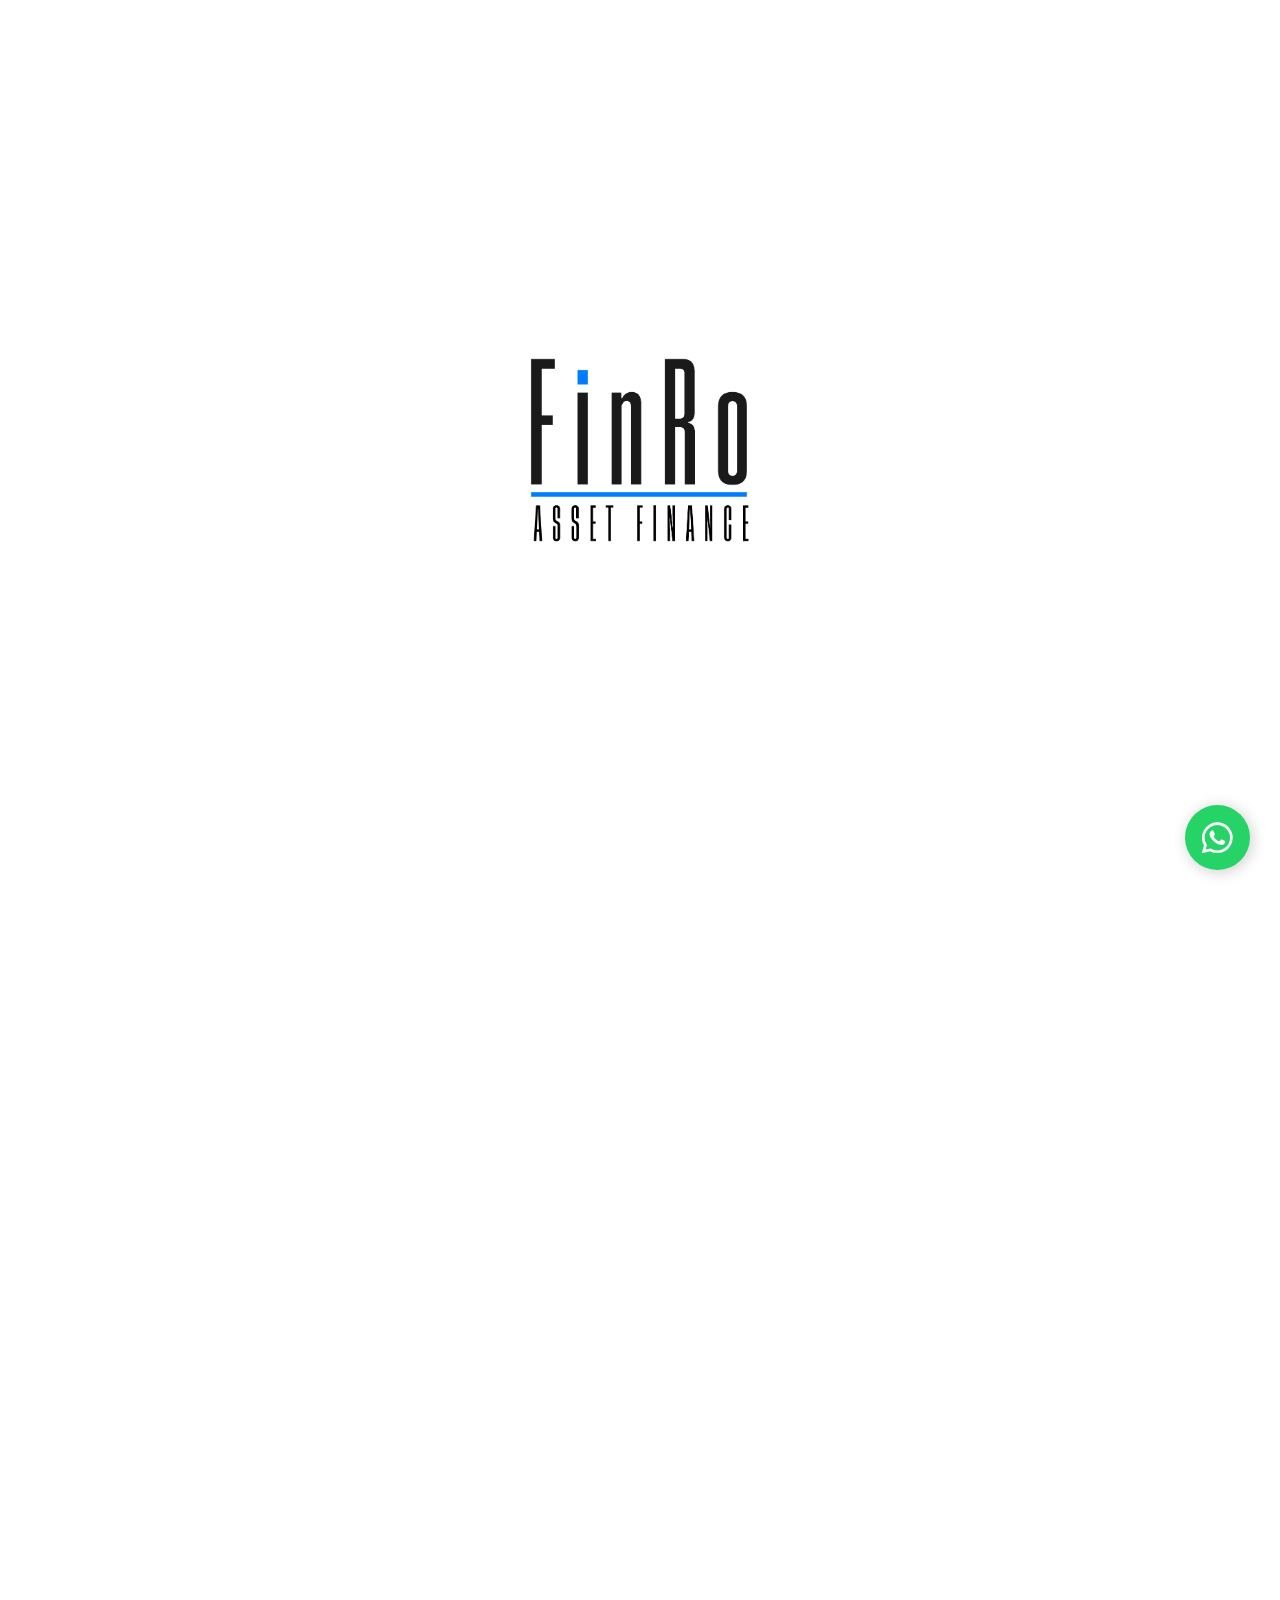
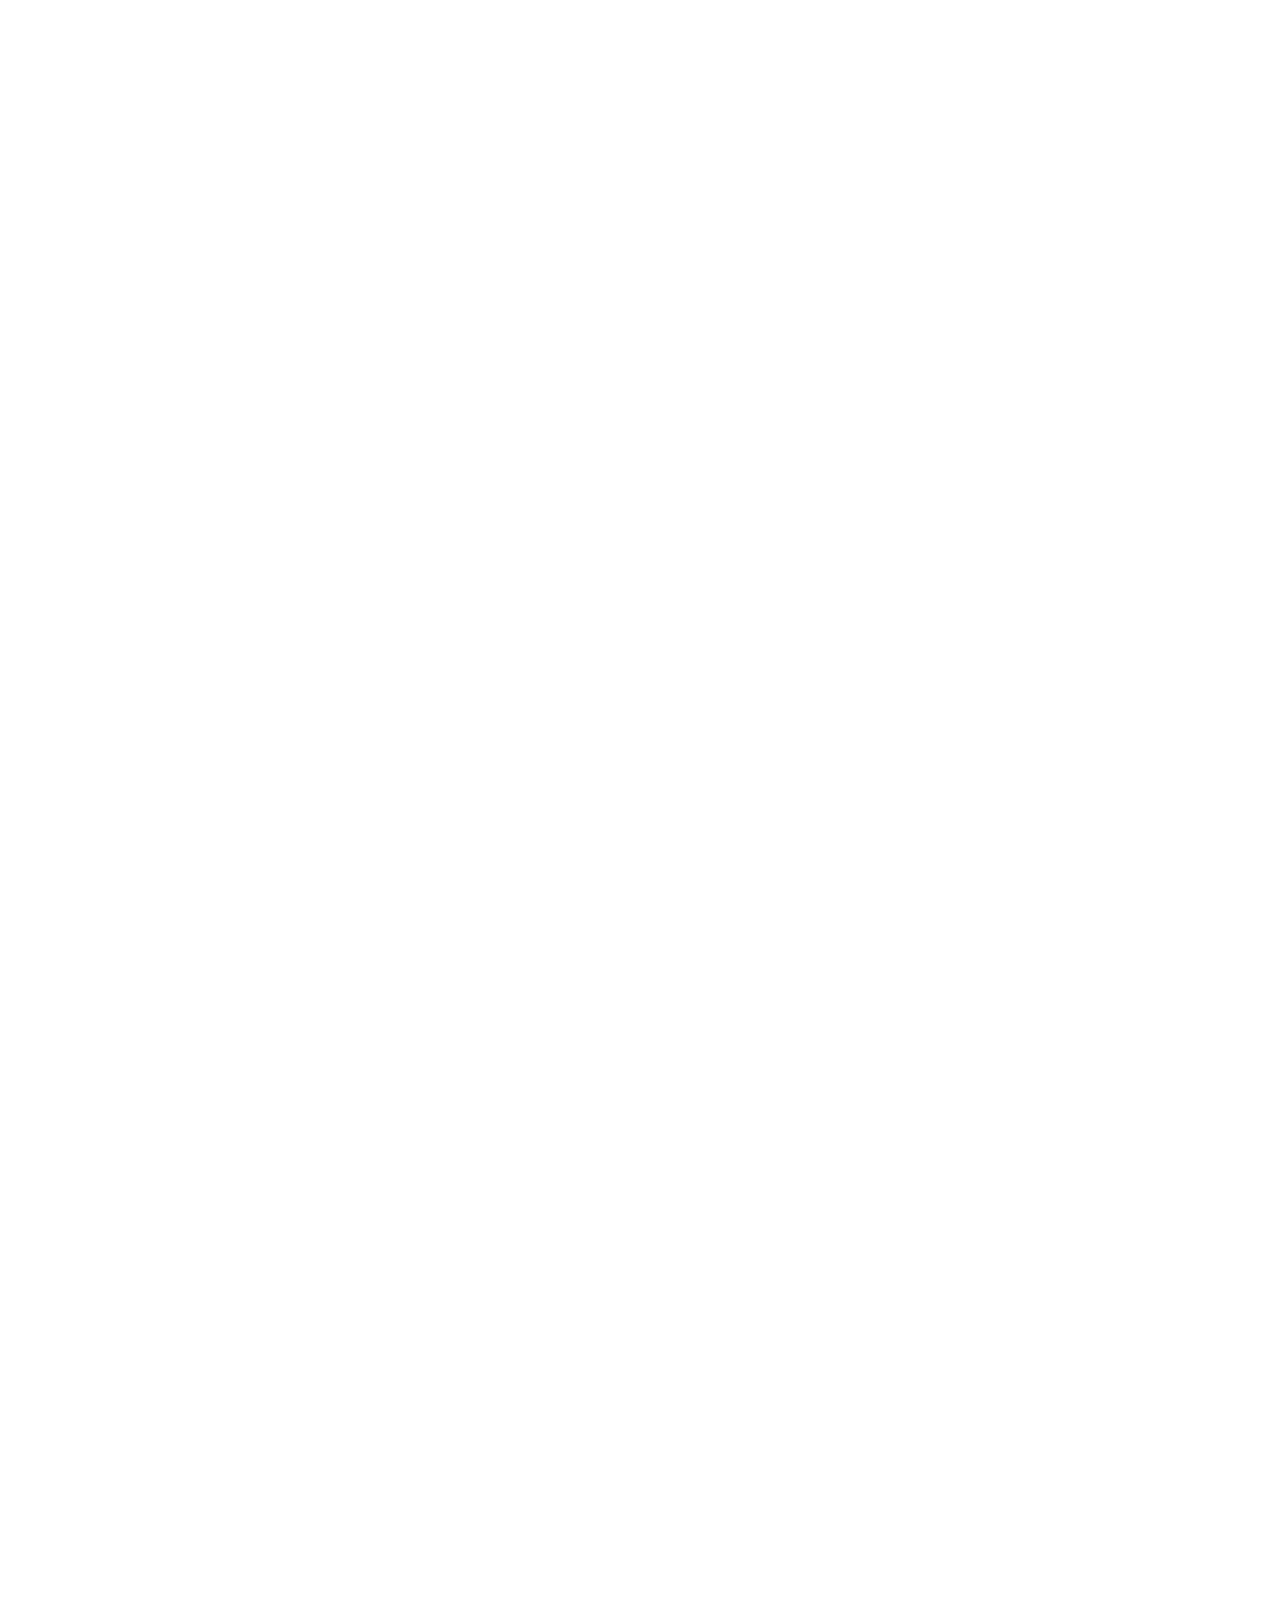
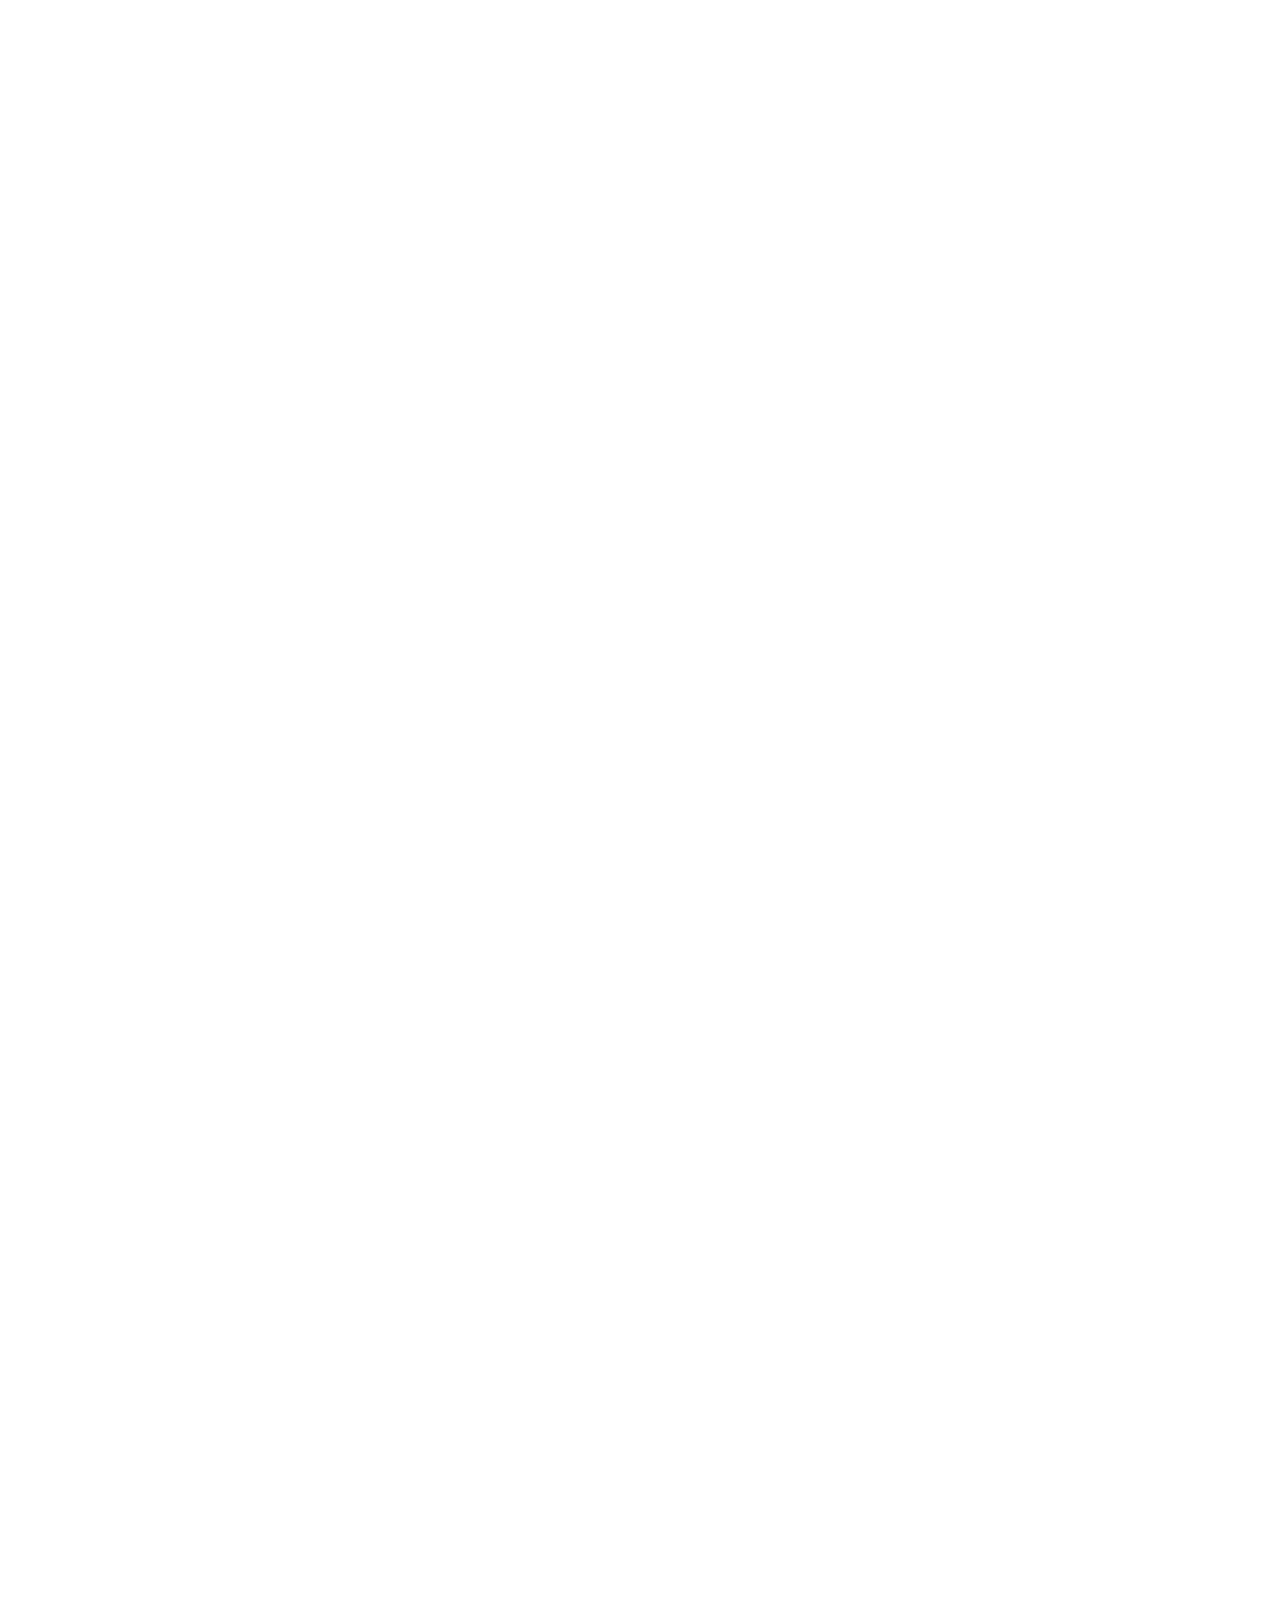
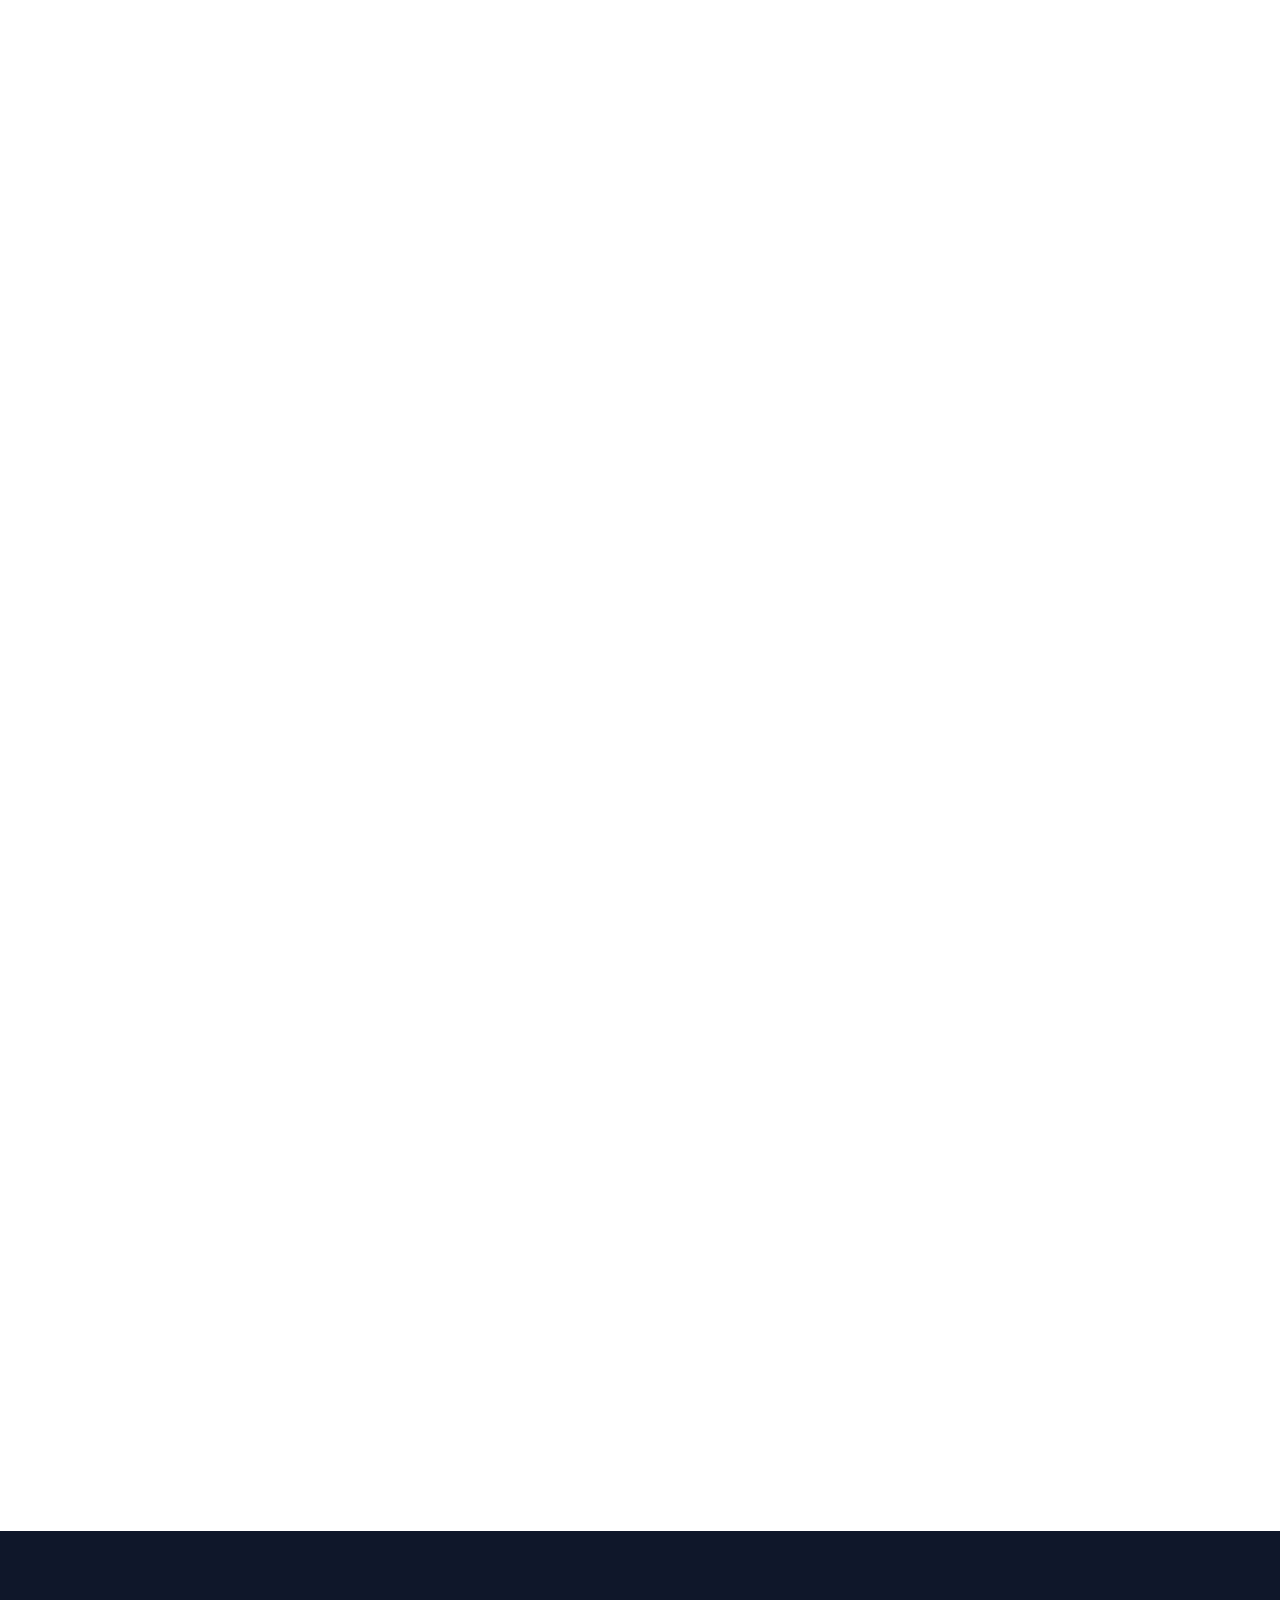
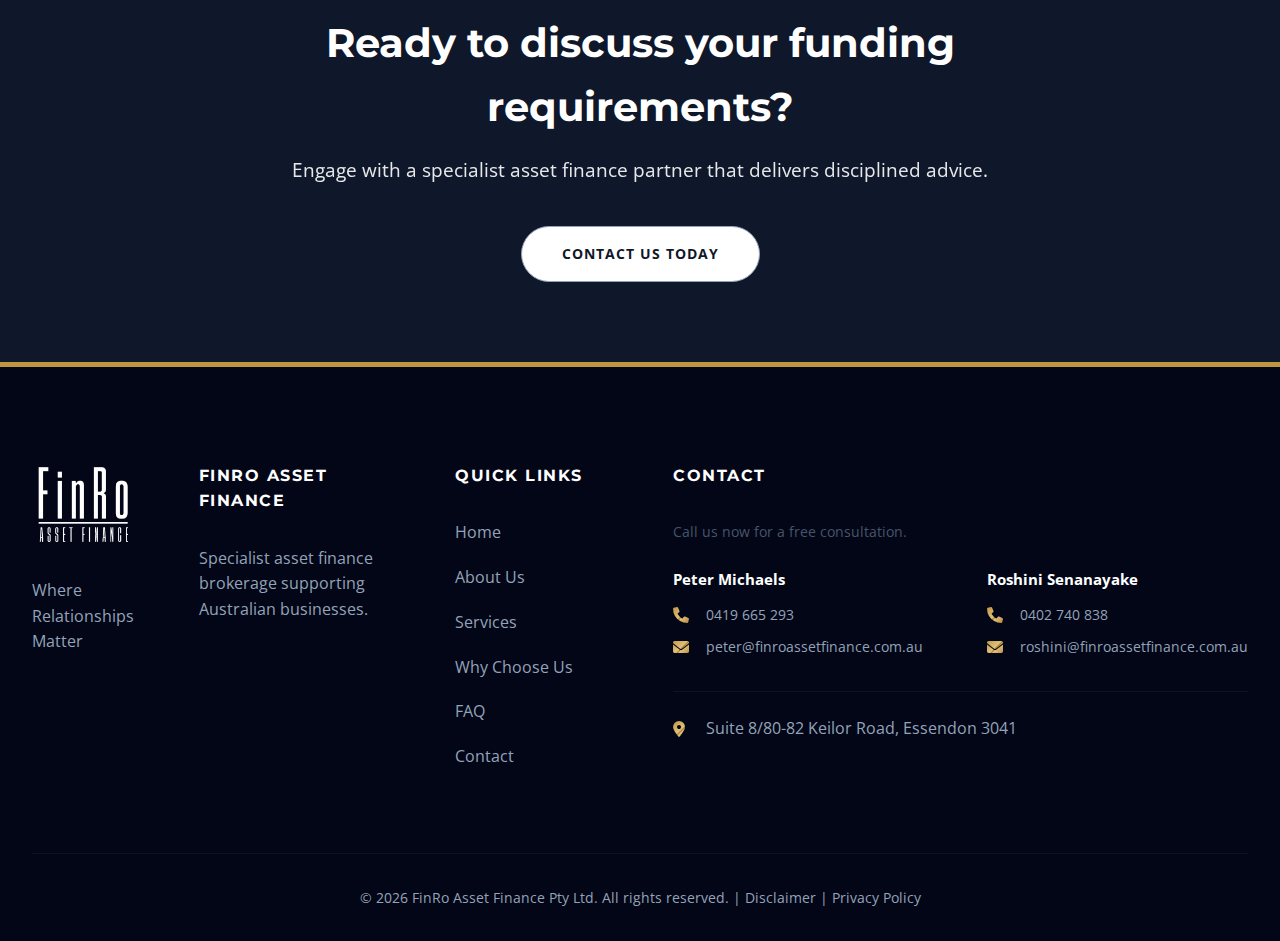
<file: index.html>
<!DOCTYPE html>
<html lang="en">

<head>
    <meta charset="UTF-8">
    <meta name="viewport" content="width=device-width, initial-scale=1.0">
    <title>FinRo Asset Finance - Where Relationships Matter</title>
    <link rel="stylesheet" href="styles.css">
    <link rel="stylesheet" href="https://cdnjs.cloudflare.com/ajax/libs/font-awesome/6.0.0/css/all.min.css">
</head>

<body>
    <!-- Page Loader -->
    <div id="loader">
        <div class="loader-logo">
            <img src="FinRo Asset Finance.png" alt="FinRo Loader">
        </div>
    </div>

    <!-- Header -->
    <header class="header-premium">
        <div class="nav-container-flat">
            <div class="header-left">
                <a href="index.html" class="logo">
                    <img src="FinRo Asset Finance.png" alt="FinRo Asset Finance">
                </a>
            </div>

            <nav id="main-nav">
                <ul class="nav-links">
                    <li><a href="index.html" class="active">Home</a></li>
                    <li><a href="about.html">About Us</a></li>
                    <li><a href="services.html">Services</a></li>
                    <li><a href="why-choose-us.html">Why Choose Us</a></li>
                    <li><a href="faq.html">FAQ</a></li>
                    <li><a href="contact.html">Contact</a></li>
                </ul>
            </nav>

            <div class="header-right">
                <a href="contact.html" class="btn btn-premium-cta desktop-only">
                    REQUEST QUOTE
                </a>
                <button class="hamburger" id="hamburger" aria-label="Toggle menu">
                    <span></span>
                    <span></span>
                    <span></span>
                </button>
            </div>
        </div>
    </header>

    <!-- Mobile Nav Overlay -->
    <div class="mobile-nav-overlay" id="mobileNavOverlay">
        <button class="mobile-nav-close" id="mobileNavClose" aria-label="Close menu">
            <i class="fas fa-times"></i>
        </button>
        <ul class="mobile-nav-links">
            <li><a href="index.html" class="active">Home</a></li>
            <li><a href="about.html">About Us</a></li>
            <li><a href="services.html">Services</a></li>
            <li><a href="why-choose-us.html">Why Choose Us</a></li>
            <li><a href="faq.html">FAQ</a></li>
            <li><a href="contact.html">Contact</a></li>
        </ul>
        <a href="contact.html" class="btn btn-primary" style="margin-top:2rem;">GET A QUOTE</a>
    </div>

    <!-- Modern Professional Hero Section -->
    <!-- Modern Full Background Professional Hero -->
    <section class="hero-full-bg">
        <!-- Professional Background Image Layer -->
        <div class="hero-bg-image" style="background-image: url('hero_about.webp');">
        </div>

        <!-- Subtle Light Gradient Overlay for text legibility -->
        <div class="hero-overlay-soft"></div>

        <div class="container hero-full-container">
            <div class="hero-full-content">
                <span class="hero-eyebrow">Finance with Confidence</span>
                <h1 class="hero-full-title">
                    Elevate Your Business <br>
                    <span>with Exceptional Solutions</span>
                </h1>
                <p class="hero-full-description">
                    Innovative strategies and tailored asset finance solutions designed to drive your commercial
                    success.
                </p>
                <div class="hero-full-actions">
                    <a href="contact.html" class="btn btn-premium-gold-rounded">Get Started</a>
                    <a href="financial video.mp4" class="hero-video-link">
                        <span class="play-icon"><i class="fas fa-play"></i></span>
                        Watch Video
                    </a>
                </div>
            </div>
        </div>
    </section>

    <!-- Floating WhatsApp Button -->
    <a href="https://wa.me/yourphone" class="whatsapp-float" target="_blank">
        <i class="fab fa-whatsapp"></i>
    </a>

    <!-- Special Offers Carousel -->
    <section class="section reveal-on-scroll">
        <div class="container">
            <h2 class="section-title">Exclusive Opportunities</h2>
            <div class="offers-carousel-container">
                <div class="offers-carousel">
                    <!-- Slide 1: EOFY -->
                    <div class="offer-slide active">
                        <div class="offer-banner">
                            <div class="offer-content">
                                <span class="offer-tag">Limited Time</span>
                                <h2>End of Financial Year Asset Write-off</h2>
                                <p>Take advantage of instant asset write-off provisions with our tailored low-rate
                                    finance packages for new equipment purchases.</p>
                                <a href="contact.html" class="btn btn-secondary">Enquire Now</a>
                            </div>
                            <div class="offer-visual-frame">
                                <div class="offer-visual"
                                    style="background-image: url('images/special-offer-new.png');"></div>
                            </div>
                        </div>
                    </div>

                    <!-- Slide 2: Fast Track -->
                    <div class="offer-slide">
                        <div class="offer-banner">
                            <div class="offer-content">
                                <span class="offer-tag">Premium Service</span>
                                <h2>Premium Fast-Track Equipment Finance</h2>
                                <p>Accelerate your business growth with our simplified approval process and competitive
                                    rates for premium asset acquisitions.</p>
                                <a href="contact.html" class="btn btn-secondary">Get Started</a>
                            </div>
                            <div class="offer-visual-frame">
                                <div class="offer-visual" style="background-image: url('images/special-offer.png');">
                                </div>
                            </div>
                        </div>
                    </div>
                </div>

                <!-- Carousel Navigation -->
                <div class="carousel-nav">
                    <button class="carousel-dot active" data-index="0"></button>
                    <button class="carousel-dot" data-index="1"></button>
                </div>
            </div>
        </div>
    </section>

    <!-- Services Preview -->
    <section class="section reveal-on-scroll expertise-section">
        <div class="container">
            <h2 class="section-title">Our Expertise</h2>
            <p class="section-subtitle">
                Providing sovereign funding solutions and execution certainty across a broad spectrum of asset classes.
            </p>

            <!-- Structured Service Menu -->
            <div class="service-menu-container">
                <!-- 1. VEHICLE & FLEET FINANCE -->
                <div class="service-menu-row">
                    <div class="service-menu-category">Vehicle & Fleet Finance</div>
                    <div class="service-menu-grid">
                        <a href="services.html#vehicle-finance" class="service-link-item">
                            <i class="fas fa-truck-fast link-icon"></i>
                            <span>Vehicle Finance</span>
                            <i class="fas fa-chevron-right arrow-icon"></i>
                        </a>
                        <a href="services.html#novated-leasing" class="service-link-item">
                            <i class="fas fa-file-contract link-icon"></i>
                            <span>Novated Leasing</span>
                            <i class="fas fa-chevron-right arrow-icon"></i>
                        </a>
                    </div>
                </div>

                <!-- 2. HEAVY EQUIPMENT & MACHINERY -->
                <div class="service-menu-row">
                    <div class="service-menu-category">Heavy Equipment & Machinery</div>
                    <div class="service-menu-grid">
                        <a href="services.html#earthmoving" class="service-link-item">
                            <i class="fas fa-tractor link-icon"></i>
                            <span>Earthmoving Equipment</span>
                            <i class="fas fa-chevron-right arrow-icon"></i>
                        </a>
                        <a href="services.html#manufacturing" class="service-link-item">
                            <i class="fas fa-industry link-icon"></i>
                            <span>Manufacturing Equipment</span>
                            <i class="fas fa-chevron-right arrow-icon"></i>
                        </a>
                        <a href="services.html#equipment-machinery" class="service-link-item">
                            <i class="fas fa-tools link-icon"></i>
                            <span>Equipment & Machinery Finance</span>
                            <i class="fas fa-chevron-right arrow-icon"></i>
                        </a>
                    </div>
                </div>

                <!-- 3. PRIMARY INDUSTRIES & SPECIALIST SECTORS -->
                <div class="service-menu-row">
                    <div class="service-menu-category">Primary Industries & Specialist Sectors</div>
                    <div class="service-menu-grid">
                        <a href="services.html#agricultural-farm" class="service-link-item">
                            <i class="fas fa-tractor link-icon"></i>
                            <span>Agricultural & Farm Equipment</span>
                            <i class="fas fa-chevron-right arrow-icon"></i>
                        </a>
                        <a href="services.html#health-medical" class="service-link-item">
                            <i class="fas fa-heartbeat link-icon"></i>
                            <span>Health & Medical Equipment</span>
                            <i class="fas fa-chevron-right arrow-icon"></i>
                        </a>
                    </div>
                </div>

                <!-- 4. COMMERCIAL & BUSINESS INFRASTRUCTURE -->
                <div class="service-menu-row">
                    <div class="service-menu-category">Commercial & Business Infrastructure</div>
                    <div class="service-menu-grid">
                        <a href="services.html#fitout-finance" class="service-link-item">
                            <i class="fas fa-couch link-icon"></i>
                            <span>Tertiary Funds / Fitout</span>
                            <i class="fas fa-chevron-right arrow-icon"></i>
                        </a>
                        <a href="services.html#insurance-funding" class="service-link-item">
                            <i class="fas fa-file-invoice-dollar link-icon"></i>
                            <span>Insurance Premium Funding</span>
                            <i class="fas fa-chevron-right arrow-icon"></i>
                        </a>
                        <a href="services.html#lease-escrow" class="service-link-item">
                            <i class="fas fa-hand-holding-dollar link-icon"></i>
                            <span>Lease & Escrow Funding</span>
                            <i class="fas fa-chevron-right arrow-icon"></i>
                        </a>
                    </div>
                </div>
            </div>

            <div class="section-actions center">
                <a href="services.html" class="btn btn-primary">View Full Services Menu</a>
            </div>
        </div>
    </section>

    <!-- Funding Process Section -->
    <section class="section reveal-on-scroll">
        <div class="container">
            <h2 class="section-title">Our Funding Process</h2>
            <div class="process-section">
                <div class="process-step">
                    <div class="step-badge">1</div>
                    <div class="step-content">
                        <h3>Strategic Assessment</h3>
                        <p>We assess your asset requirements, operating profile, cash flow objectives, and funding
                            timelines.</p>
                    </div>
                </div>

                <div class="process-step">
                    <div class="step-badge">2</div>
                    <div class="step-content">
                        <h3>Credit Structuring</h3>
                        <p>We identify the optimal lender and structure based on pricing, policy alignment, and approval
                            probability.</p>
                    </div>
                </div>

                <div class="process-step">
                    <div class="step-badge">3</div>
                    <div class="step-content">
                        <h3>Credit Approval Management</h3>
                        <p>We actively manage lender engagement, respond to credit queries, and progress approvals
                            efficiently.</p>
                    </div>
                </div>

                <div class="process-step">
                    <div class="step-badge">4</div>
                    <div class="step-content">
                        <h3>Documentation Coordination</h3>
                        <p>Documentation is prepared accurately and executed seamlessly.</p>
                    </div>
                </div>

                <div class="process-step">
                    <div class="step-badge">5</div>
                    <div class="step-content">
                        <h3>Settlement Execution</h3>
                        <p>Funds are released and asset delivery proceeds without disruption.</p>
                    </div>
                </div>

                <div class="process-step">
                    <div class="step-badge">6</div>
                    <div class="step-content">
                        <h3>Ongoing Advisory Support</h3>
                        <p>We remain available for portfolio reviews, future acquisitions, and refinancing
                            opportunities.</p>
                    </div>
                </div>
            </div>
        </div>
    </section>

    <!-- Introduction -->
    <section class="section reveal-on-scroll background-light">
        <div class="container">
            <h2 class="section-title">FinRo Asset Finance</h2>
            <div class="text-center-max-800">
                <p>Finro Asset Finance Pty Ltd is a specialist asset finance brokerage supporting Australian businesses
                    with tailored funding solutions across a broad range of asset classes and industries.</p>
                <p>As a business owner-led organisation, we understand the commercial realities that decision-makers
                    face - capital allocation, cash flow discipline, lender requirements, and risk management.</p>
            </div>
        </div>
    </section>

    <!-- Why Choose Us -->
    <section class="section reveal-on-scroll">
        <div class="container">
            <h2 class="section-title">Why Choose Us</h2>
            <div class="features-grid">
                <div class="feature-card">
                    <i class="fas fa-university feature-icon"></i>
                    <h3>40+ Specialist Lenders</h3>
                    <p>Access to an extensive panel of consumer and commercial lenders including the 'Big 4'.</p>
                </div>
                <div class="feature-card">
                    <i class="fas fa-hand-holding-usd feature-icon"></i>
                    <h3>Flexible Funding</h3>
                    <p>Structures aligned to operational objectives and long-term strategy.</p>
                </div>
                <div class="feature-card">
                    <i class="fas fa-globe-asia feature-icon"></i>
                    <h3>Australia-wide Capability</h3>
                    <p>Serving businesses across the country with reliable execution and informed advice.</p>
                </div>
            </div>
        </div>
    </section>

    <!-- Lenders Section -->
    <section class="section background-light reveal-on-scroll">
        <div class="container">
            <h2 class="section-title">Our Lending Network</h2>
            <p class="section-subtitle">We work with a comprehensive panel of over 40 lenders including major banks and
                specialist financiers to secure the best outcome for your business.</p>

            <div class="logo-marquee">
                <div class="logo-track">
                    <!-- Set 1 -->
                    <img src="images/lenders/Westpac.png" alt="Westpac" class="partner-logo">
                    <img src="images/lenders/BOQ.png" alt="BOQ" class="partner-logo">
                    <img src="images/lenders/Latitude.png" alt="Latitude" class="partner-logo">
                    <img src="images/lenders/Pepper Money.png" alt="Pepper Money" class="partner-logo">
                    <img src="images/lenders/Judo Bank.png" alt="Judo Bank" class="partner-logo">
                    <img src="images/lenders/Resimac Asset Finance.png" alt="Resimac" class="partner-logo">
                    <img src="images/lenders/ScotPac Business Finance.png" alt="ScotPac" class="partner-logo">
                    <img src="images/lenders/Shift.png" alt="Shift" class="partner-logo">
                    <img src="images/lenders/Bizcap.png" alt="Bizcap" class="partner-logo">
                    <img src="images/lenders/Banjo.png" alt="Banjo" class="partner-logo">
                    <img src="images/lenders/Early Pay.png" alt="Early Pay" class="partner-logo">
                    <img src="images/lenders/Moula.png" alt="Moula" class="partner-logo">

                    <!-- Repeat for seamless scroll -->
                    <img src="images/lenders/Westpac.png" alt="Westpac" class="partner-logo">
                    <img src="images/lenders/BOQ.png" alt="BOQ" class="partner-logo">
                    <img src="images/lenders/Latitude.png" alt="Latitude" class="partner-logo">
                    <img src="images/lenders/Pepper Money.png" alt="Pepper Money" class="partner-logo">
                    <img src="images/lenders/Judo Bank.png" alt="Judo Bank" class="partner-logo">
                    <img src="images/lenders/Resimac Asset Finance.png" alt="Resimac" class="partner-logo">
                    <img src="images/lenders/ScotPac Business Finance.png" alt="ScotPac" class="partner-logo">
                    <img src="images/lenders/Shift.png" alt="Shift" class="partner-logo">
                    <img src="images/lenders/Bizcap.png" alt="Bizcap" class="partner-logo">
                    <img src="images/lenders/Banjo.png" alt="Banjo" class="partner-logo">
                    <img src="images/lenders/Early Pay.png" alt="Early Pay" class="partner-logo">
                    <img src="images/lenders/Moula.png" alt="Moula" class="partner-logo">
                </div>
            </div>

            <div class="section-actions center">
                <a href="why-choose-us.html#lender-panel" class="btn btn-primary">View All Lenders</a>
            </div>
        </div>
    </section>

    <!-- Call to Action -->
    <section class="section background-dark">
        <div class="container">
            <div class="cta-content">
                <h2>Ready to discuss your funding requirements?</h2>
                <p>Engage with a specialist asset finance partner that delivers disciplined advice.</p>
                <a href="contact.html" class="btn btn-secondary">Contact Us Today</a>
            </div>
        </div>
    </section>

    <!-- Footer -->
    <footer>
        <div class="container">
            <div class="footer-content">
                <div class="footer-col">
                    <a href="index.html">
                        <img src="FinRo Asset Finance.png" alt="FinRo Asset Finance" class="footer-logo">
                    </a>
                    <p>Where Relationships Matter</p>
                </div>
                <div class="footer-col">
                    <h4>FinRo Asset Finance</h4>
                    <p>Specialist asset finance brokerage supporting Australian businesses.</p>
                </div>
                <div class="footer-col">
                    <h4>Quick Links</h4>
                    <ul class="footer-links">
                        <li><a href="index.html">Home</a></li>
                        <li><a href="about.html">About Us</a></li>
                        <li><a href="services.html">Services</a></li>
                        <li><a href="why-choose-us.html">Why Choose Us</a></li>
                        <li><a href="faq.html">FAQ</a></li>
                        <li><a href="contact.html">Contact</a></li>
                    </ul>
                </div>
                <div class="footer-col">
                    <h4>Contact</h4>
                    <p style="font-size: 0.9rem; margin-bottom: 1rem; color: var(--text-muted);">Call us now for a free
                        consultation.</p>
                    <div class="footer-contact-grid">
                        <div class="footer-contact-member">
                            <h5>Peter Michaels</h5>
                            <ul class="footer-links">
                                <li><i class="fas fa-phone"></i> 0419 665 293</li>
                                <li><i class="fas fa-envelope"></i> peter@finroassetfinance.com.au</li>
                            </ul>
                        </div>
                        <div class="footer-contact-member">
                            <h5>Roshini Senanayake</h5>
                            <ul class="footer-links">
                                <li><i class="fas fa-phone"></i> 0402 740 838</li>
                                <li><i class="fas fa-envelope"></i> roshini@finroassetfinance.com.au</li>
                            </ul>
                        </div>
                    </div>
                    <ul class="footer-links"
                        style="margin-top: 1.5rem; border-top: 1px solid rgba(255,255,255,0.05); padding-top: 1.5rem;">
                        <li><i class="fas fa-map-marker-alt"></i> Suite 8/80-82 Keilor Road, Essendon 3041</li>
                    </ul>
                </div>
            </div>
            <div class="copyright">
                <p>&copy; 2026 FinRo Asset Finance Pty Ltd. All rights reserved. | <a
                        href="disclaimer.html">Disclaimer</a> | <a href="about.html#privacy">Privacy Policy</a></p>
            </div>
        </div>
    </footer>

    <script src="script.js"></script>
</body>

</html>
</file>
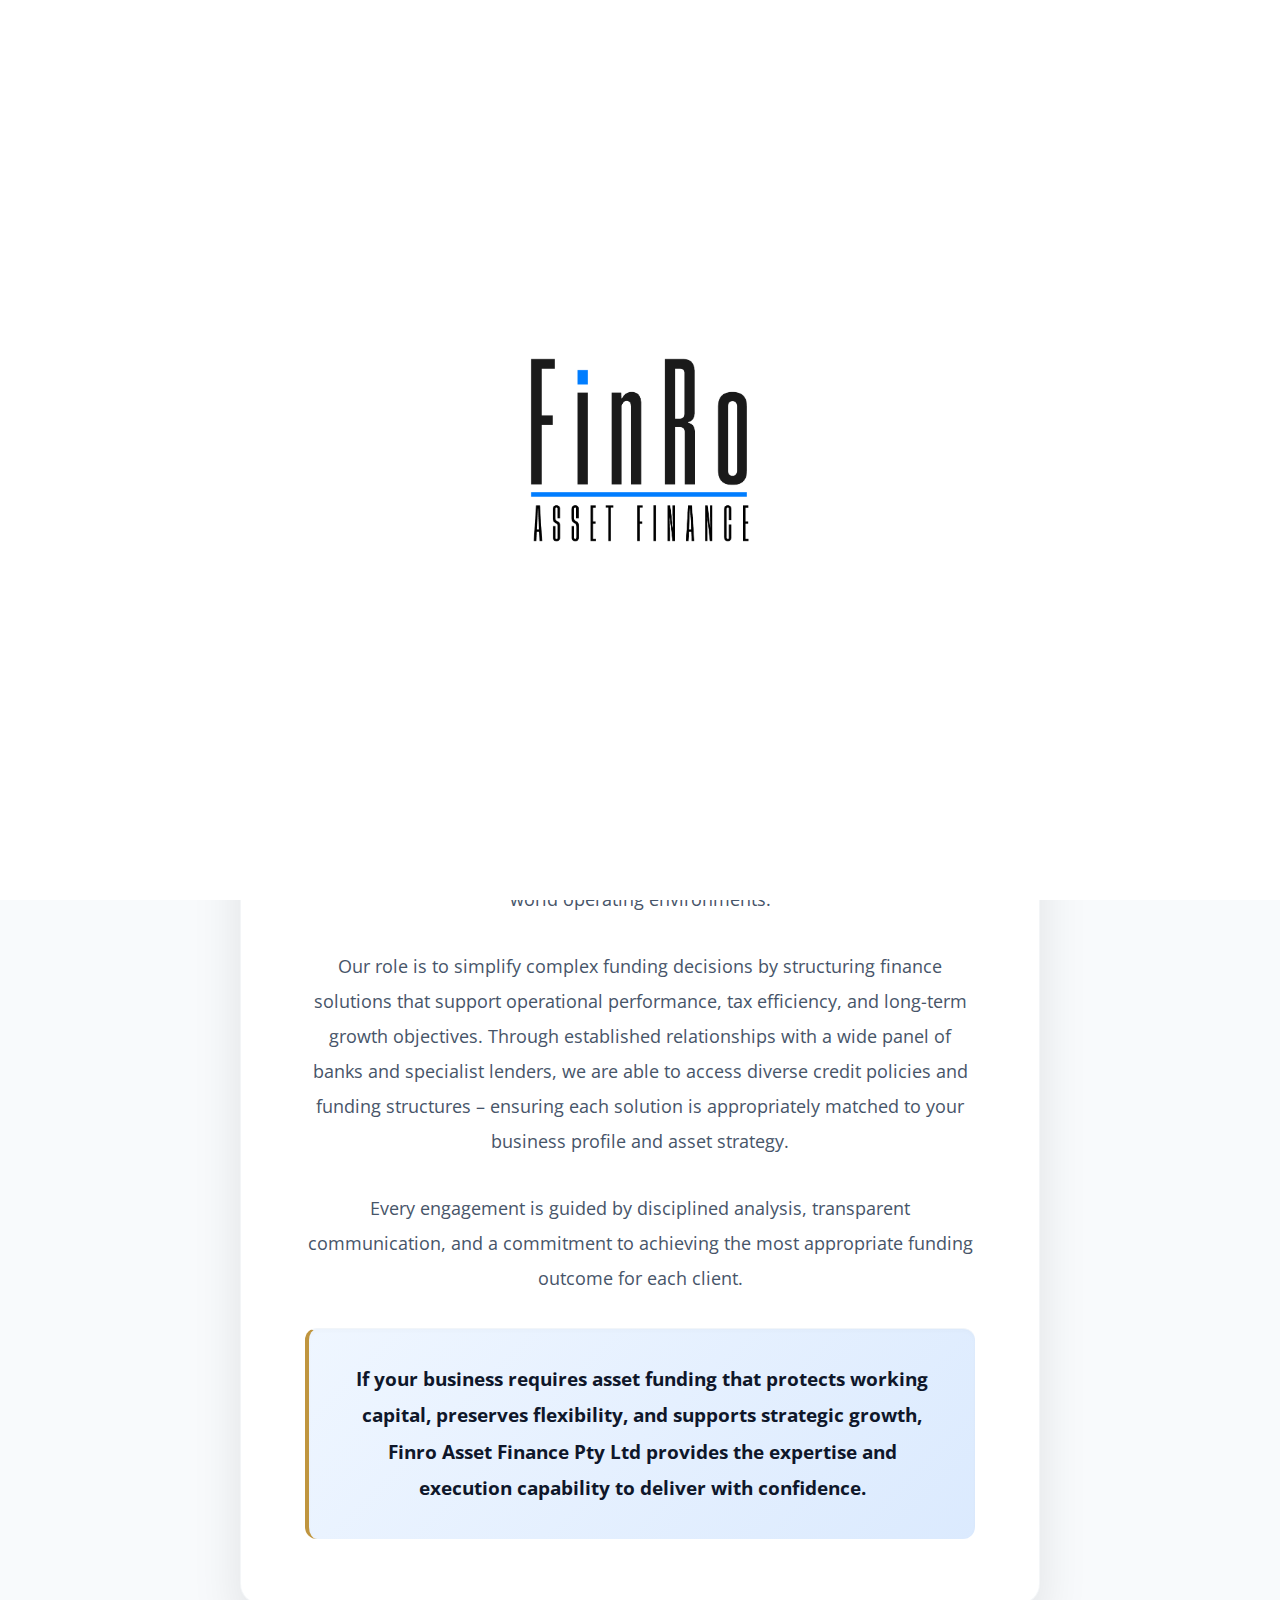
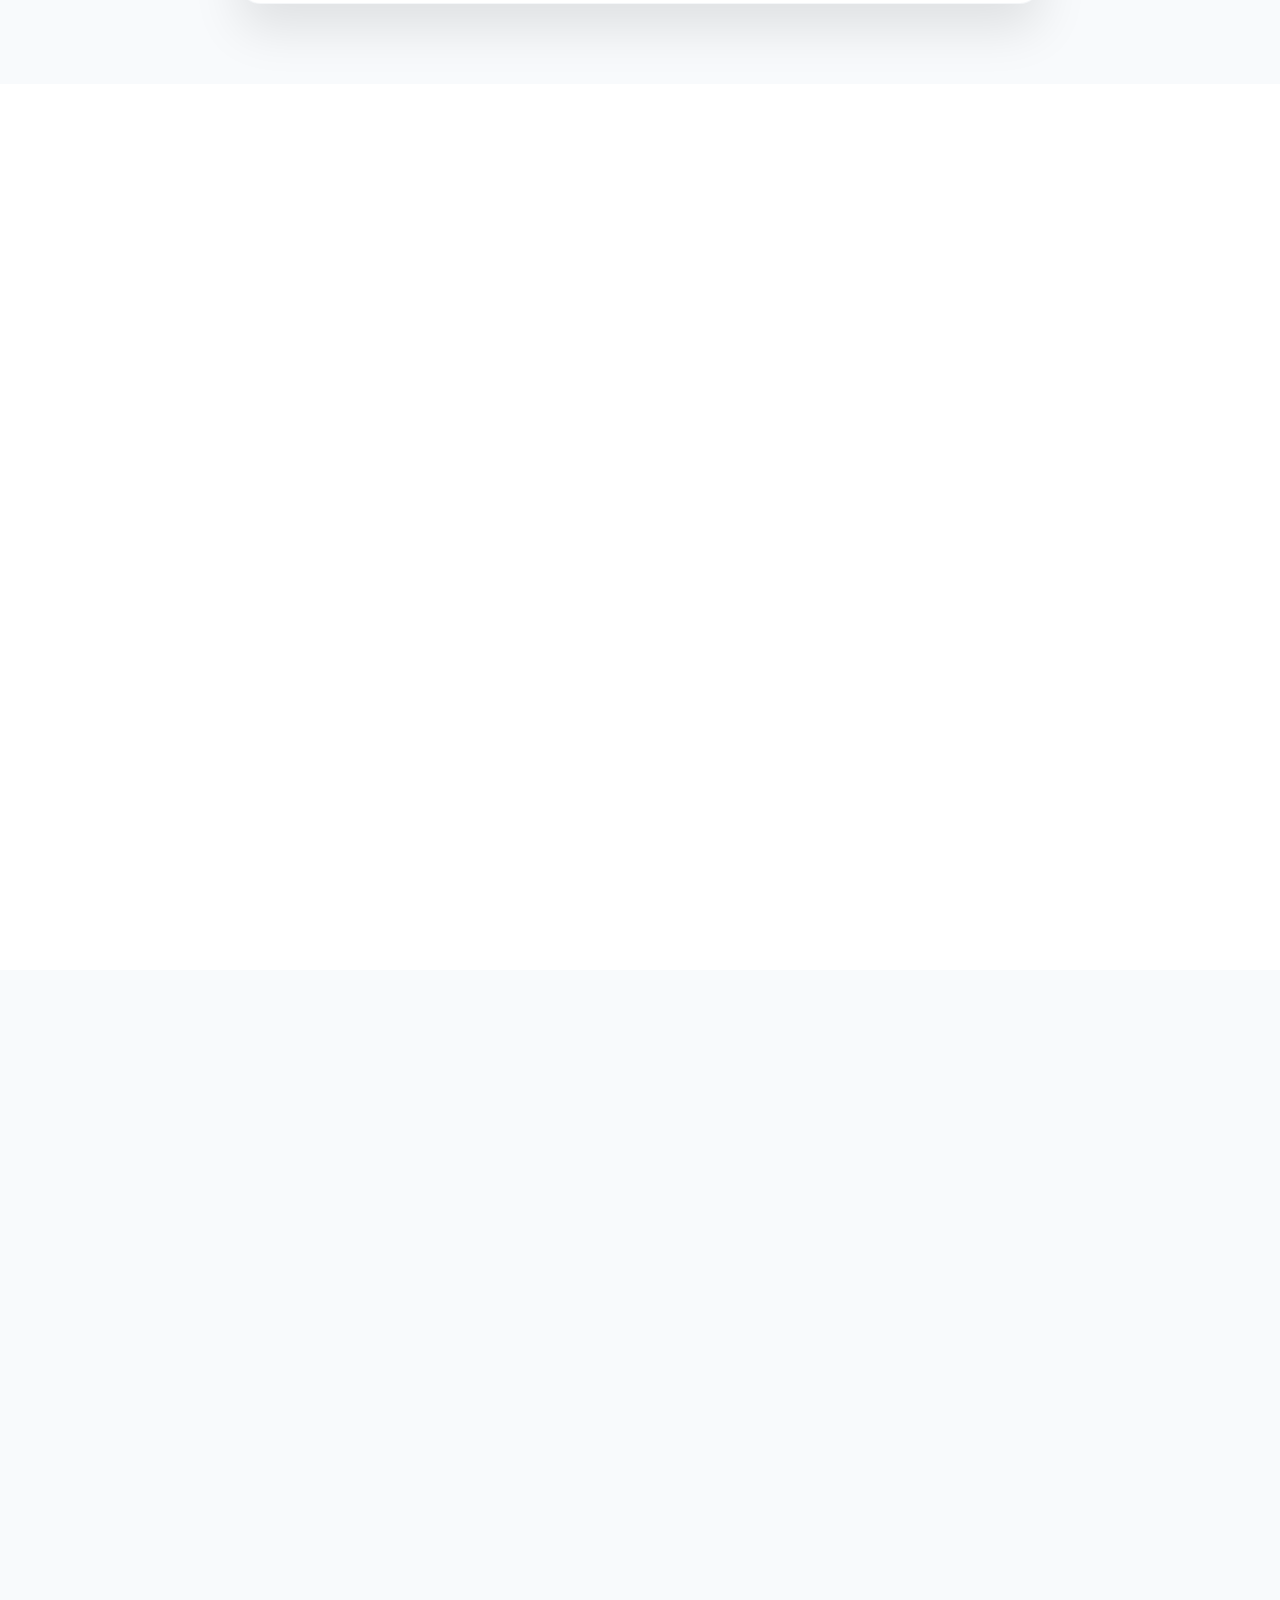
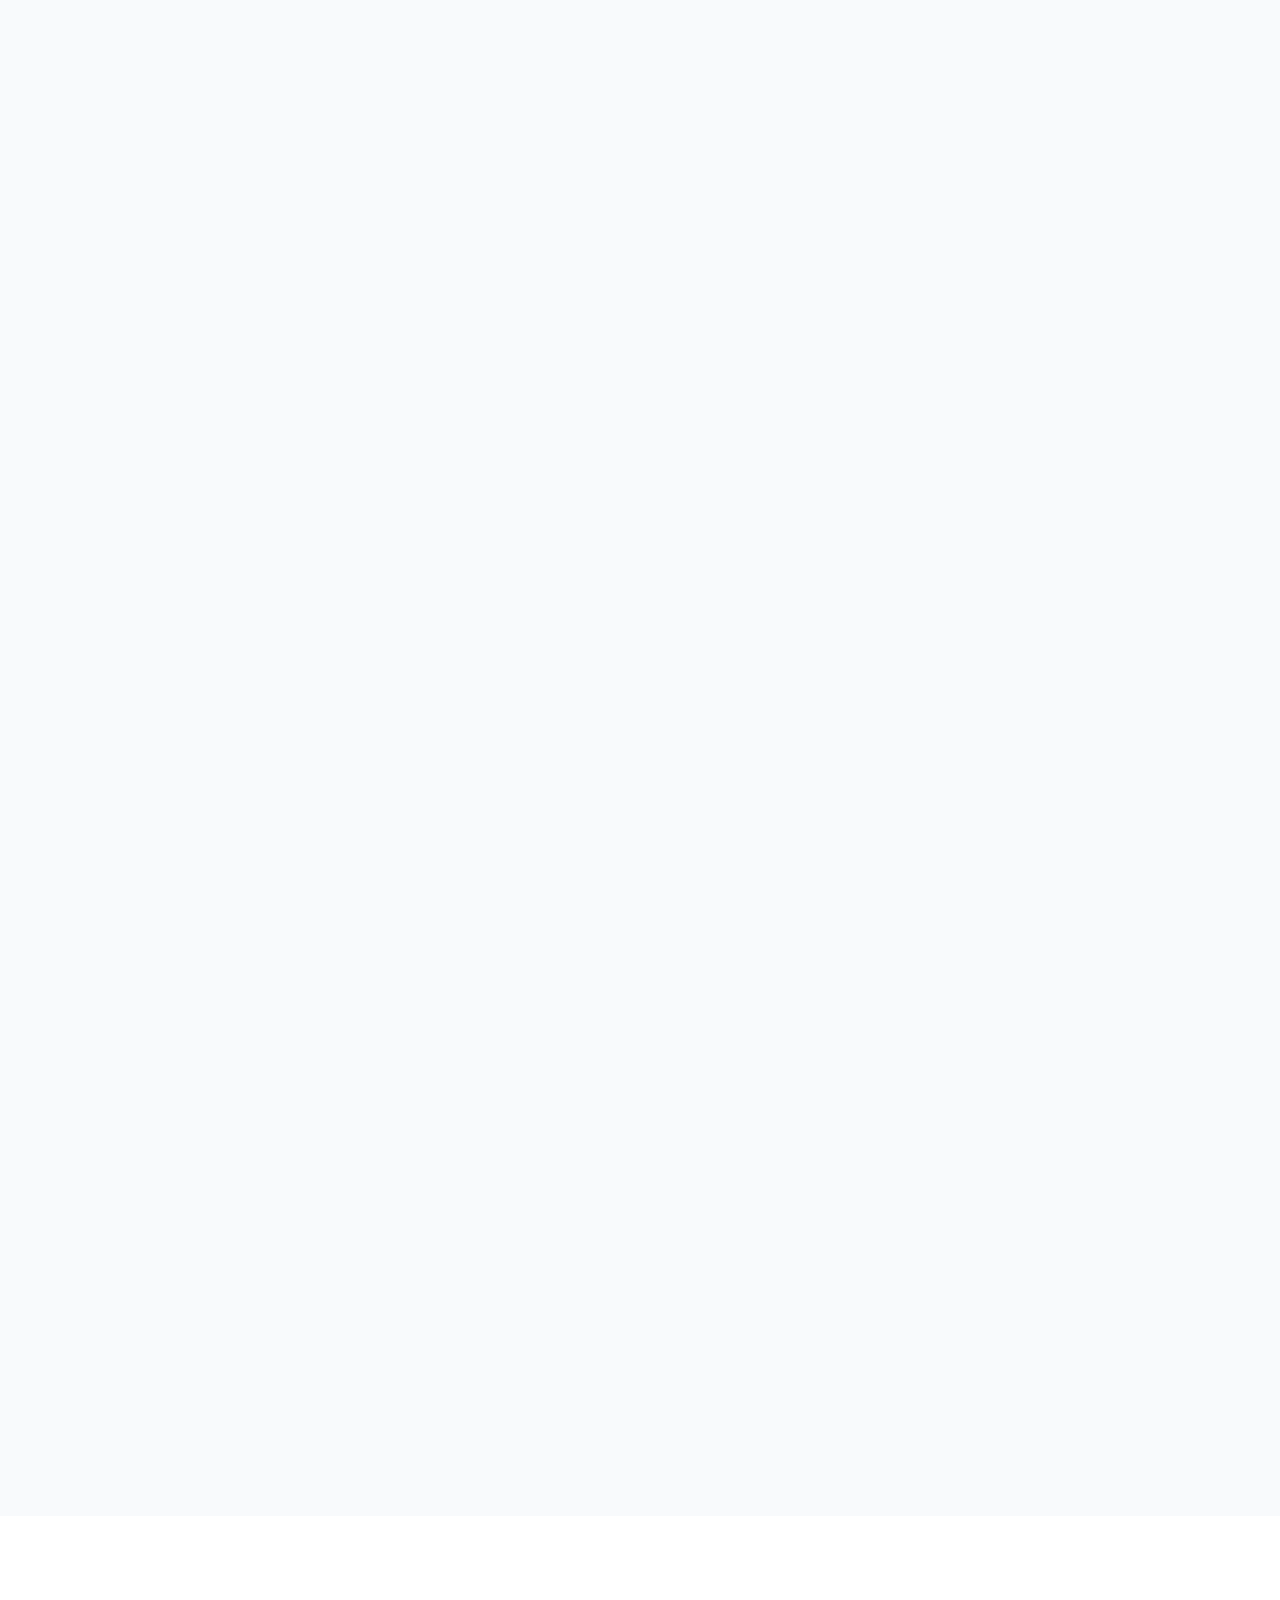
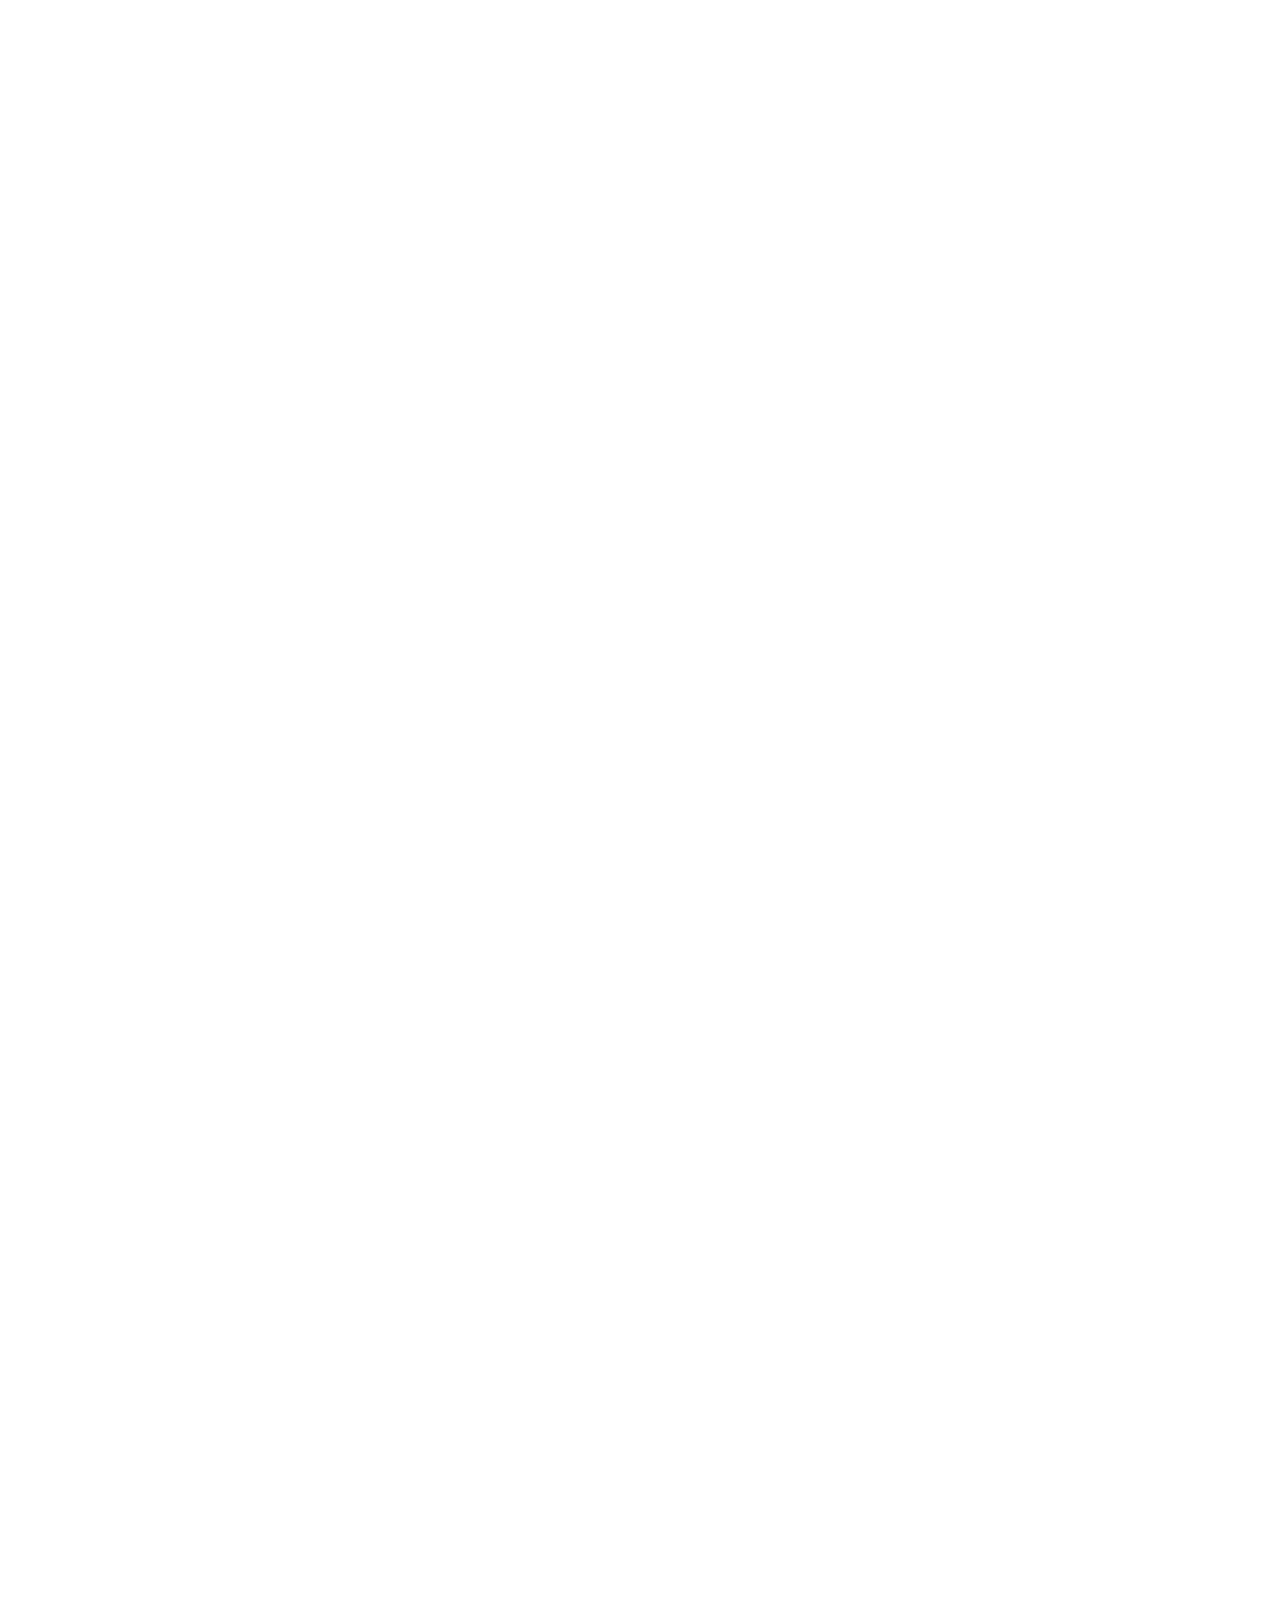
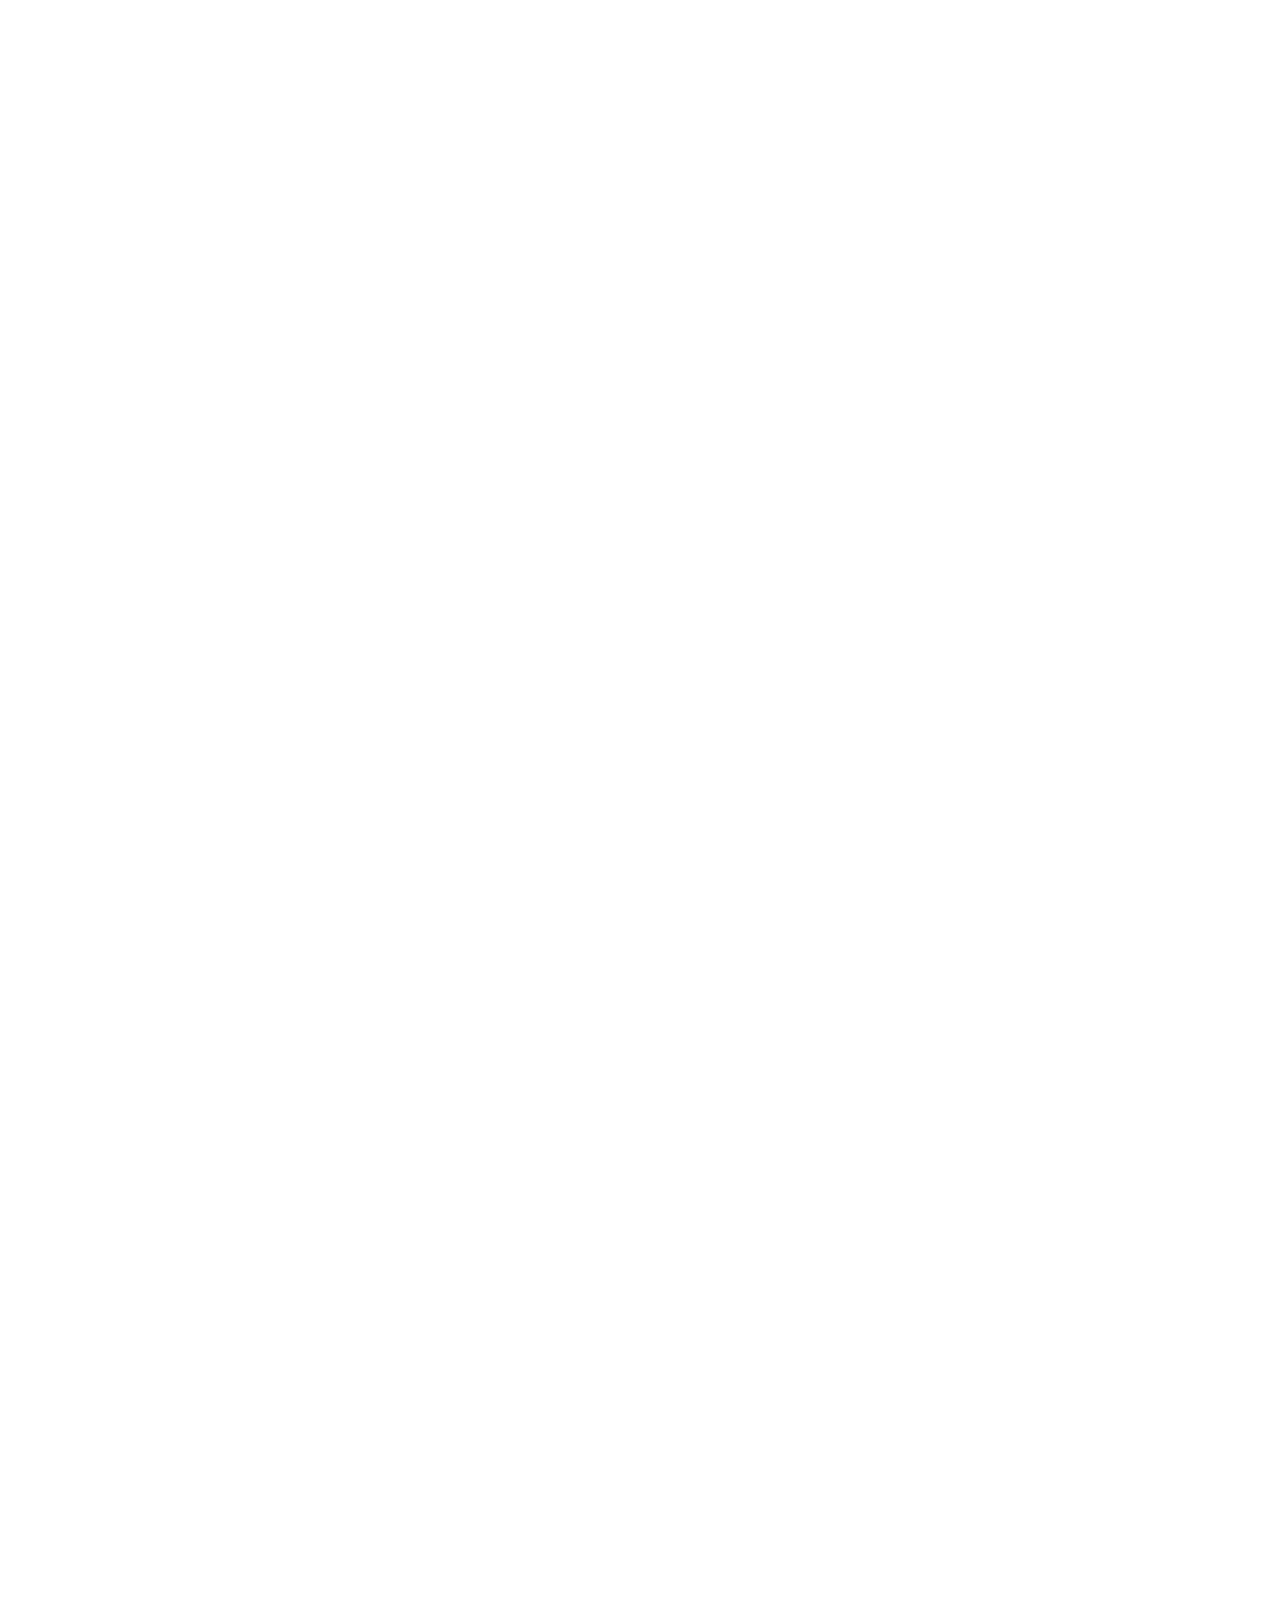
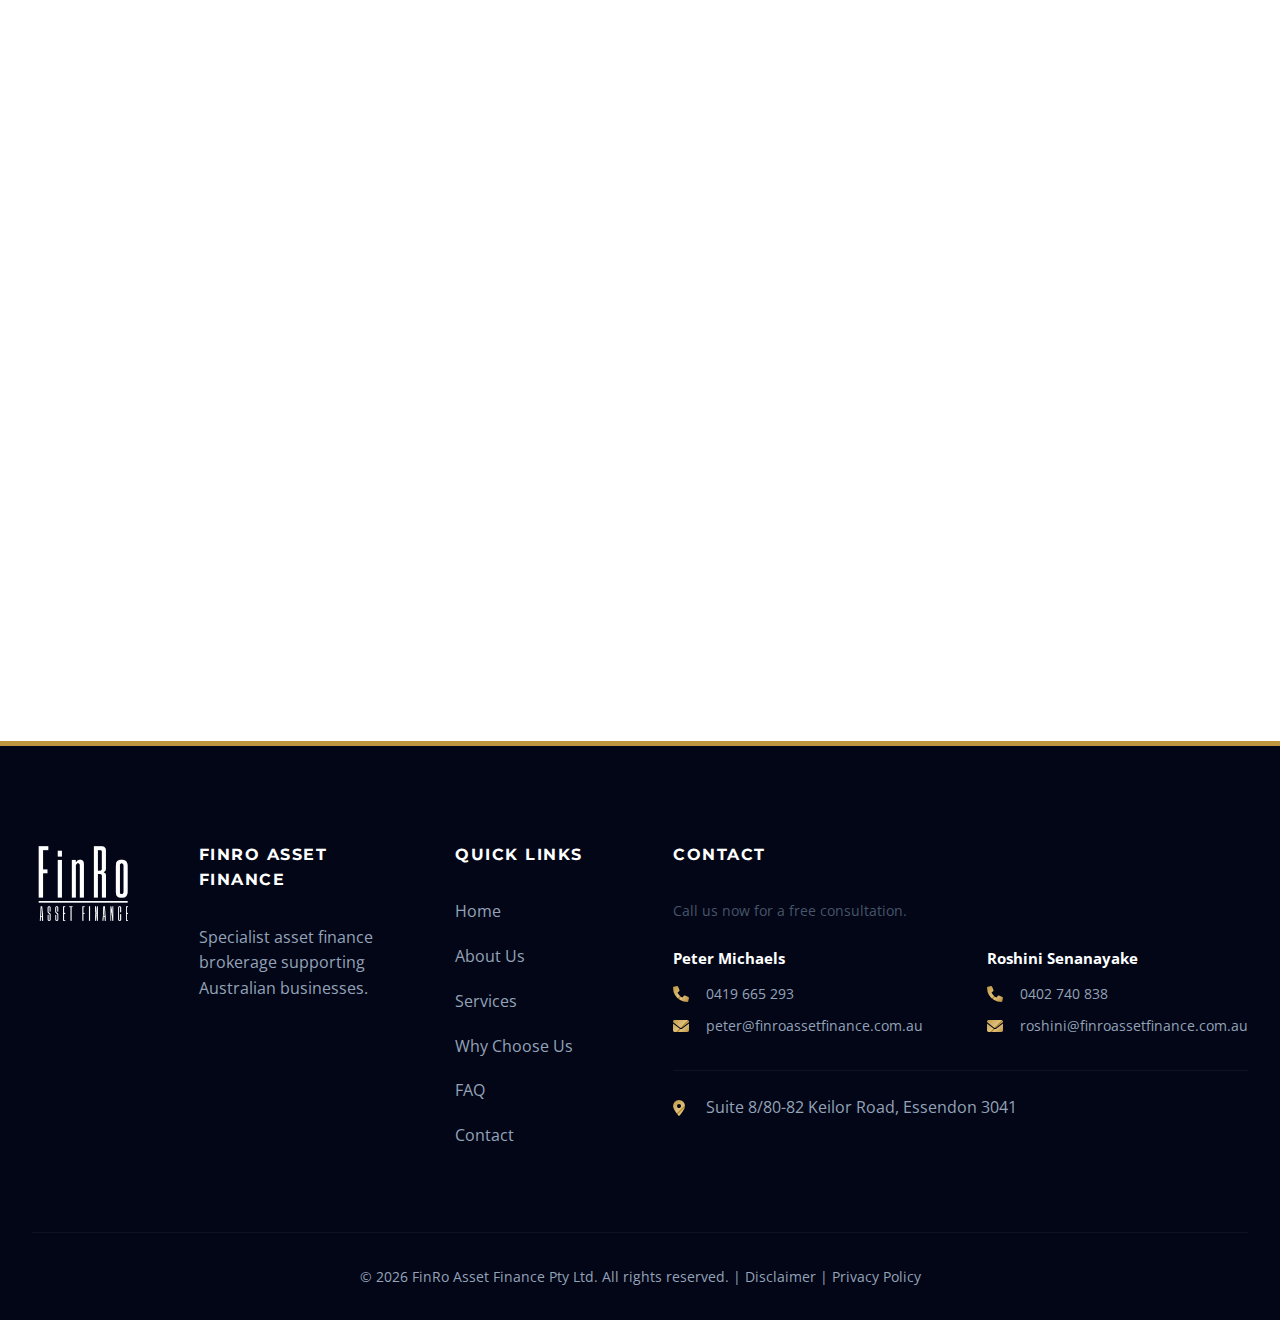
<file: about.html>
<!DOCTYPE html>
<html lang="en">

<head>
    <meta charset="UTF-8">
    <meta name="viewport" content="width=device-width, initial-scale=1.0">
    <title>About Us - FinRo Asset Finance</title>
    <link rel="stylesheet" href="styles.css">
    <link rel="stylesheet" href="https://cdnjs.cloudflare.com/ajax/libs/font-awesome/6.0.0/css/all.min.css">
</head>

<body>
    <!-- Page Loader -->
    <div id="loader">
        <div class="loader-logo">
            <img src="FinRo Asset Finance.png" alt="FinRo Loader">
        </div>
    </div>

    <!-- Header -->
    <header class="header-premium">
        <div class="nav-container-flat">
            <div class="header-left">
                <a href="index.html" class="logo">
                    <img src="FinRo Asset Finance.png" alt="FinRo Asset Finance">
                </a>
            </div>

            <nav id="main-nav">
                <ul class="nav-links">
                    <li><a href="index.html">Home</a></li>
                    <li><a href="about.html" class="active">About Us</a></li>
                    <li><a href="services.html">Services</a></li>
                    <li><a href="why-choose-us.html">Why Choose Us</a></li>
                    <li><a href="faq.html">FAQ</a></li>
                    <li><a href="contact.html">Contact</a></li>
                </ul>
            </nav>

            <div class="header-right">
                <a href="contact.html" class="btn btn-premium-cta desktop-only">
                    REQUEST QUOTE
                </a>
                <button class="hamburger" id="hamburger" aria-label="Toggle menu">
                    <span></span>
                    <span></span>
                    <span></span>
                </button>
            </div>
        </div>
    </header>

    <!-- Page Header -->
    <section class="hero-premium hero-premium-sub">
        <div class="hero-premium-bg" style="background-image: url('hero_about.webp');"></div>
        <div class="hero-premium-container">
            <div class="hero-premium-content">
                <h1 class="hero-premium-title">
                    About <span class="serif-gold">Finro</span> Finance
                </h1>
            </div>
        </div>
    </section>

    <!-- Mobile Nav Overlay -->
    <div class="mobile-nav-overlay" id="mobileNavOverlay">
        <button class="mobile-nav-close" id="mobileNavClose" aria-label="Close menu">
            <i class="fas fa-times"></i>
        </button>
        <ul class="mobile-nav-links">
            <li><a href="index.html">Home</a></li>
            <li><a href="about.html" class="active">About Us</a></li>
            <li><a href="services.html">Services</a></li>
            <li><a href="why-choose-us.html">Why Choose Us</a></li>
            <li><a href="faq.html">FAQ</a></li>
            <li><a href="contact.html">Contact</a></li>
        </ul>
        <a href="contact.html" class="btn btn-primary" style="margin-top:2rem;">GET A QUOTE</a>
    </div>

    <!-- Page Header -->
    <section class="hero hero-about">
        <div class="container hero-container center">
            <div class="hero-content">
                <h1>ABOUT FINRO ASSET FINANCE</h1>
            </div>
        </div>
    </section>

    <!-- Intro Section -->
    <section class="section reveal-on-scroll background-light">
        <div class="container">
            <div class="text-center-max-800 about-intro-card">
                <p>Finro Asset Finance Pty Ltd is a specialist asset finance brokerage supporting Australian businesses
                    with tailored funding solutions across a broad range of asset classes and industries.</p>
                <p>As a business owner-led organisation, we understand the commercial realities that decision-makers
                    face – capital allocation, cash flow discipline, lender requirements, and risk management. This
                    perspective enables us to deliver advice that is commercially practical, financially sound, and
                    aligned with real-world operating environments.</p>
                <p>Our role is to simplify complex funding decisions by structuring finance solutions that support
                    operational performance, tax efficiency, and long-term growth objectives. Through established
                    relationships with a wide panel of banks and specialist lenders, we are able to access diverse
                    credit policies and funding structures – ensuring each solution is appropriately matched to your
                    business profile and asset strategy.</p>
                <p>Every engagement is guided by disciplined analysis, transparent communication, and a commitment to
                    achieving the most appropriate funding outcome for each client.</p>
                <p>If your business requires asset funding that protects working capital, preserves flexibility,
                    and supports strategic growth, Finro Asset Finance Pty Ltd provides the expertise and execution
                    capability to deliver with confidence.</p>
            </div>
        </div>
    </section>


    <!-- Founders Feature Section -->
    <section class="founders-section reveal-on-scroll">
        <div class="founders-inner">
            <div class="founders-image-wrap">
                <div class="founders-image-frame">
                    <img src="images/founders.png" alt="Roshini Senanayake and Peter Michaels – FinRo Asset Finance"
                        class="founders-img">
                </div>
                <div class="founders-image-badge">
                    <span class="badge-number">60+</span>
                    <span class="badge-label">Years Combined Experience</span>
                </div>
            </div>
            <div class="founders-content">
                <span class="founders-eyebrow">The People Behind FinRo</span>
                <h2 class="founders-title">Expertise You Can Trust</h2>
                <div class="founders-divider"></div>
                <p class="founders-desc">Decades of combined experience in banking, asset finance, and commercial
                    lending — working for you. Our leadership team brings institutional knowledge, deep lender
                    relationships, and a genuine commitment to your business success.</p>
                <div class="founders-stats">
                    <div class="founder-stat">
                        <span class="stat-value">25+</span>
                        <span class="stat-label">Years in Banking</span>
                    </div>
                    <div class="founder-stat">
                        <span class="stat-value">37+</span>
                        <span class="stat-label">Years in Asset Finance</span>
                    </div>
                    <div class="founder-stat">
                        <span class="stat-value">100+</span>
                        <span class="stat-label">Lender Relationships</span>
                    </div>
                </div>
            </div>
        </div>
    </section>

    <!-- Team Section -->
    <section class="section background-light">
        <div class="container container-expanded">
            <h2 class="section-title reveal-on-scroll">Our Leadership Team</h2>

            <!-- Roshini -->
            <div class="team-row reveal-on-scroll">
                <div class="member-visual">
                    <img src="images/roshini.jpg" alt="Roshini Senanayake" class="member-photo"
                        style="object-position: center 20%;">
                </div>
                <div class="member-content">
                    <h3>Roshini Senanayake</h3>
                    <h4>Director</h4>
                    <p>Roshini brings over 25 years of experience across banking and finance brokerage, with
                        more than
                        two decades spent in senior roles at a leading Australian bank. During her banking
                        career, she
                        held significant responsibility across credit assessment, relationship management, and
                        complex
                        lending structures, developing deep expertise across residential, commercial, and
                        business
                        finance.</p>
                    <p>In 2021, Roshini successfully founded Finro Finance Pty Ltd, establishing a growing and
                        highly
                        regarded brokerage delivering tailored finance solutions for residential and commercial
                        clients.
                        Building on this success and recognising increasing demand for specialist asset funding,
                        Roshini
                        expanded the business with the launch of Finro Asset Finance Pty Ltd – providing
                        dedicated
                        expertise to support businesses with structured equipment and asset finance solutions.
                    </p>
                    <p>Highly professional and commercially astute, Roshini has a proven track record of
                        structuring
                        complex lending solutions on behalf of clients. Her strong relationships across a broad
                        lender
                        network provide greater flexibility, enhanced credit positioning, and access to a wider
                        range of
                        funding options.</p>
                    <div class="member-contact">
                        <p><i class="fas fa-phone"></i> 0402 740 838</p>
                        <p><i class="fas fa-envelope"></i> roshini@finroassetfinance.com.au</p>
                    </div>
                </div>
            </div>

            <!-- Peter -->
            <div class="team-row reveal-on-scroll">
                <div class="member-visual">
                    <img src="images/peter.jpg" alt="Peter Michaels" class="member-photo">
                </div>
                <div class="member-content">
                    <h3>Peter Michaels</h3>
                    <h4>Senior Asset Finance Consultant</h4>
                    <p>Peter is a senior asset finance professional with more than four decades of experience
                        across
                        banking, equipment finance, and insurance premium funding. He spent 37 years with a
                        leading Big
                        4 bank, where he developed extensive expertise originating, structuring, and settling
                        equipment
                        finance solutions for SME and commercial clients across diverse industries.</p>
                    <p>Throughout his career, Peter has built deep expertise in credit structuring, asset
                        valuation,
                        lender policy interpretation, compliance governance, and settlement execution. His
                        experience
                        includes end-to-end transaction management – from client acquisition and needs analysis
                        through
                        to credit approval, documentation, and funding delivery.</p>
                    <p>Peter brings strong broker-aligned capability, including lender negotiation, transaction
                        optimisation, risk assessment, and client advocacy. As he transitions from banking into
                        an Asset
                        Finance Broker role, he continues to leverage his extensive institutional knowledge to
                        deliver
                        disciplined, transparent, and commercially sound funding solutions.</p>
                    <div class="member-contact">
                        <p><i class="fas fa-phone"></i> 0419 665 293</p>
                        <p><i class="fas fa-envelope"></i> peter@finroassetfinance.com.au</p>
                    </div>
                </div>
            </div>

        </div>
    </section>

    <!-- Partners Section -->
    <section class="section reveal-on-scroll">
        <div class="container">
            <h2 class="section-title">Our Partners</h2>
            <div class="text-center-max-800">
                <div class="partners-grid">
                    <div class="partner-card">AFCA</div>
                    <div class="partner-card">CAFBA</div>
                    <div class="partner-card">LMG Asset Finance</div>
                </div>
                <p>Our professional memberships and accreditations reflect our commitment to regulatory compliance,
                    ethical conduct, and industry best practice. These affiliations ensure that our operations align
                    with recognised governance standards, consumer protection frameworks, and lender accreditation
                    requirements – reinforcing confidence, accountability, and transparency across every client
                    engagement.</p>
            </div>
        </div>
    </section>

    <!-- Privacy Policy Section -->
    <section id="privacy" class="section background-light reveal-on-scroll">
        <div class="container">
            <h2 class="section-title">Privacy Policy</h2>
            <div class="policy-content">
                <p>Finro Asset Finance Pty Ltd is committed to providing quality services to you and this policy
                    outlines our ongoing obligations to you in respect of how we manage your Personal Information.</p>

                <p>We have adopted the Australian Privacy Principles (APPs) contained in the Privacy Act 1988 (Cth) (the
                    Privacy Act). The NPPs govern the way in which we collect, use, disclose, store, secure and dispose
                    of your Personal Information.</p>

                <p>A copy of the Australian Privacy Principles may be obtained from the website of The Office of the
                    Australian Information Commissioner at <a href="https://www.oaic.gov.au/"
                        target="_blank">https://www.oaic.gov.au/</a>.</p>

                <h3>What is Personal Information and why do we collect it?</h3>
                <p>Personal Information is information or an opinion that identifies an individual. Examples of Personal
                    Information we collect includes names, addresses, email addresses, phone and facsimile numbers.</p>

                <p>This Personal Information is obtained in many ways including interviews, correspondence, by telephone
                    and facsimile, by email and via our website <a
                        href="https://www.finroassetfinance.com.au">www.finroassetfinance.com.au</a> and from third
                    parties. We don’t guarantee website links or policy of authorised third parties.</p>

                <p>We collect your Personal Information for the primary purpose of providing our services to you,
                    providing information to our clients and marketing. We may also use your Personal Information for
                    secondary purposes closely related to the primary purpose, in circumstances where you would
                    reasonably expect such use or disclosure. You may unsubscribe from our mailing/marketing lists at
                    any time by contacting us in writing.</p>

                <p>When we collect Personal Information we will, where appropriate and where possible, explain to you
                    why we are collecting the information and how we plan to use it.</p>

                <h3>Sensitive Information</h3>
                <p>Sensitive information is defined in the Privacy Act to include information or opinion about such
                    things as an individual's racial or ethnic origin, political opinions, membership of a political
                    association, religious or philosophical beliefs, membership of a trade union or other professional
                    body, criminal record or health information.</p>

                <p>Sensitive information will be used by us only:</p>
                <ul>
                    <li>For the primary purpose for which it was obtained</li>
                    <li>For a secondary purpose that is directly related to the primary purpose</li>
                    <li>With your consent; or where required or authorised by law.</li>
                </ul>

                <h3>Third Parties</h3>
                <p>Where reasonable and practicable to do so, we will collect your Personal Information only from you.
                    However, in some circumstances we may be provided with information by third parties. In such a case
                    we will take reasonable steps to ensure that you are made aware of the information provided to us by
                    the third party.</p>

                <h3>Disclosure of Personal Information</h3>
                <p>Your Personal Information may be disclosed in a number of circumstances including the following:</p>
                <ul>
                    <li>Third parties where you consent to the use or disclosure; and</li>
                    <li>Where required or authorised by law.</li>
                </ul>

                <h3>Security of Personal Information</h3>
                <p>Your Personal Information is stored in a manner that reasonably protects it from misuse and loss and
                    from unauthorized access, modification or disclosure.</p>

                <p>When your Personal Information is no longer needed for the purpose for which it was obtained, we will
                    take reasonable steps to destroy or permanently de-identify your Personal Information. However, most
                    of the Personal Information is or will be stored in client files which will be kept by us for a
                    minimum of 7 years.</p>

                <h3>Access to your Personal Information</h3>
                <p>You may access the Personal Information we hold about you and to update and/or correct it, subject to
                    certain exceptions. If you wish to access your Personal Information, please contact us in writing.
                </p>

                <p>Finro Asset Finance Pty Ltd will not charge any fee for your access request, but may charge an
                    administrative fee for providing a copy of your Personal Information.</p>

                <p>In order to protect your Personal Information we may require identification from you before releasing
                    the requested information.</p>

                <h3>Maintaining the Quality of your Personal Information</h3>
                <p>It is an important to us that your Personal Information is up to date. We will take reasonable steps
                    to make sure that your Personal Information is accurate, complete and up-to-date. If you find that
                    the information we have is not up to date or is inaccurate, please advise us as soon as practicable
                    so we can update our records and ensure we can continue to provide quality services to you.</p>

                <h3>Policy Updates</h3>
                <p>This Policy may change from time to time and is available on our website.</p>

                <h3>Privacy Policy Complaints and Enquiries</h3>
                <p>If you have any queries or complaints about our Privacy Policy please contact us at:</p>

                <p class="contact-details">
                    <strong>Finro Asset Finance Pty Ltd</strong><br>
                    <a href="mailto:roshini@finroassetfinance.com.au">roshini@finroassetfinance.com.au</a><br>
                    0402 740 838
                </p>
            </div>
        </div>
    </section>

    <!-- Footer -->
    <footer>
        <div class="container">
            <div class="footer-content">
                <div class="footer-col">
                    <a href="index.html">
                        <img src="FinRo Asset Finance.png" alt="FinRo Asset Finance" class="footer-logo">
                    </a>
                </div>
                <div class="footer-col">
                    <h4>FinRo Asset Finance</h4>
                    <p>Specialist asset finance brokerage supporting Australian businesses.</p>
                </div>
                <div class="footer-col">
                    <h4>Quick Links</h4>
                    <ul class="footer-links">
                        <li><a href="index.html">Home</a></li>
                        <li><a href="about.html">About Us</a></li>
                        <li><a href="services.html">Services</a></li>
                        <li><a href="why-choose-us.html">Why Choose Us</a></li>
                        <li><a href="faq.html">FAQ</a></li>
                        <li><a href="contact.html">Contact</a></li>
                    </ul>
                </div>
                <div class="footer-col">
                    <h4>Contact</h4>
                    <p style="font-size: 0.9rem; margin-bottom: 1rem; color: var(--text-muted);">Call us now for a free
                        consultation.</p>
                    <div class="footer-contact-grid">
                        <div class="footer-contact-member">
                            <h5>Peter Michaels</h5>
                            <ul class="footer-links">
                                <li><i class="fas fa-phone"></i> 0419 665 293</li>
                                <li><i class="fas fa-envelope"></i> peter@finroassetfinance.com.au</li>
                            </ul>
                        </div>
                        <div class="footer-contact-member">
                            <h5>Roshini Senanayake</h5>
                            <ul class="footer-links">
                                <li><i class="fas fa-phone"></i> 0402 740 838</li>
                                <li><i class="fas fa-envelope"></i> roshini@finroassetfinance.com.au</li>
                            </ul>
                        </div>
                    </div>
                    <ul class="footer-links"
                        style="margin-top: 1.5rem; border-top: 1px solid rgba(255,255,255,0.05); padding-top: 1.5rem;">
                        <li><i class="fas fa-map-marker-alt"></i> Suite 8/80-82 Keilor Road, Essendon 3041</li>
                    </ul>
                </div>
            </div>
            <div class="copyright">
                <p>&copy; 2026 FinRo Asset Finance Pty Ltd. All rights reserved. | <a
                        href="disclaimer.html">Disclaimer</a> | <a href="about.html#privacy">Privacy Policy</a></p>
            </div>
        </div>
    </footer>

    <script src="script.js"></script>
</body>

</html>
</file>
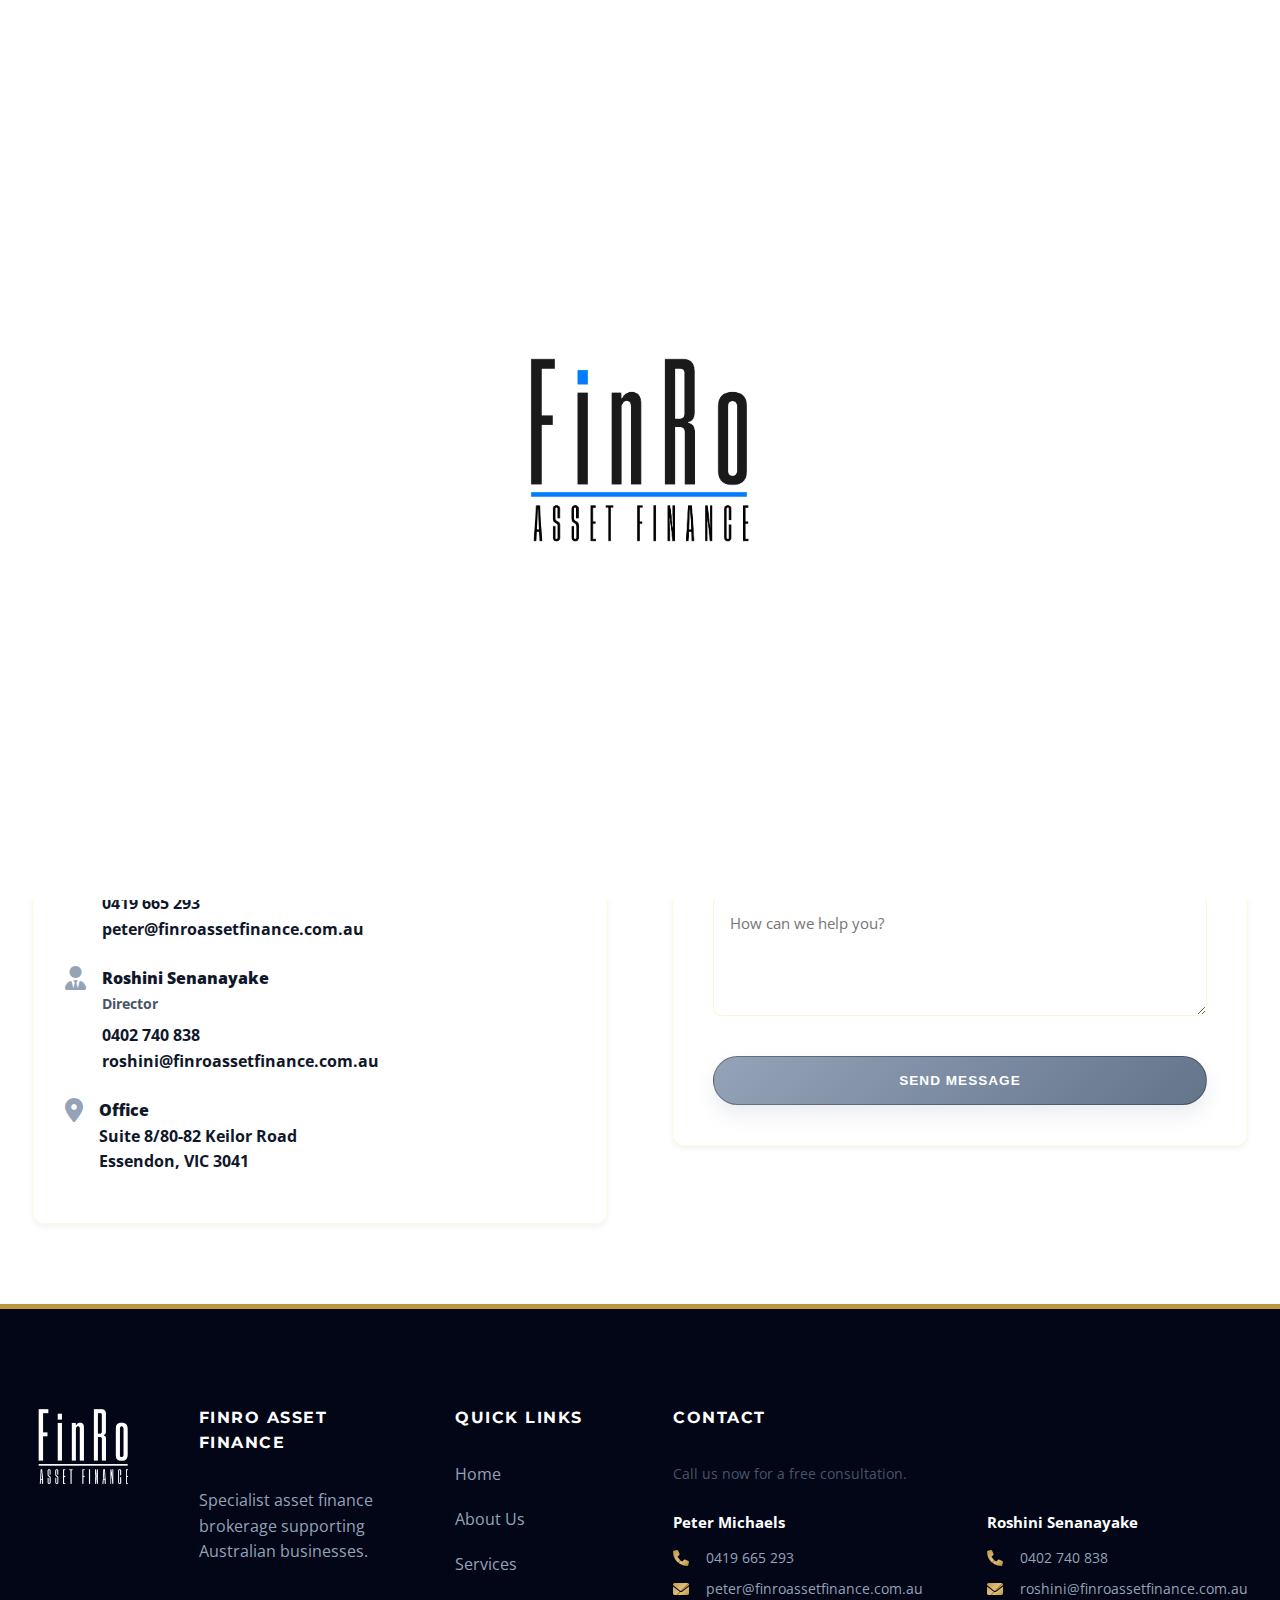
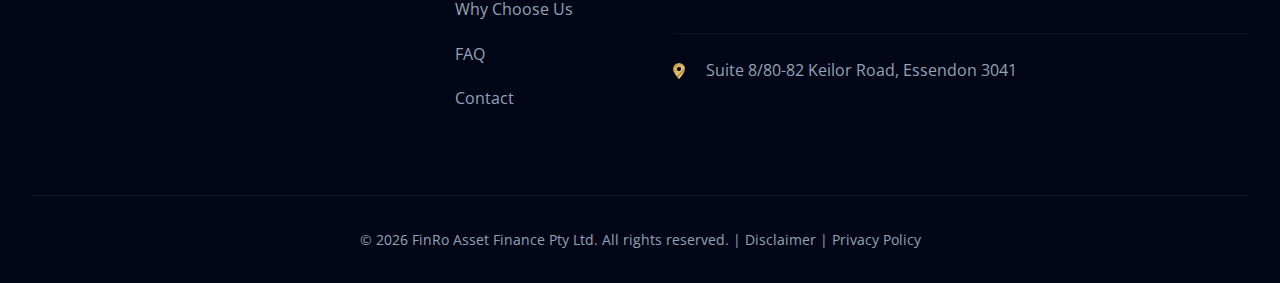
<file: contact.html>
<!DOCTYPE html>
<html lang="en">

<head>
    <meta charset="UTF-8">
    <meta name="viewport" content="width=device-width, initial-scale=1.0">
    <title>Contact Us - FinRo Asset Finance</title>
    <link rel="stylesheet" href="styles.css">
    <link rel="stylesheet" href="https://cdnjs.cloudflare.com/ajax/libs/font-awesome/6.0.0/css/all.min.css">
</head>

<body>

    <!-- Page Loader -->
    <div id="loader">
        <div class="loader-logo">
            <img src="FinRo Asset Finance.png" alt="FinRo Loader">
        </div>
    </div>

    <!-- Header -->
    <header class="header-premium">
        <div class="nav-container-flat">
            <div class="header-left">
                <a href="index.html" class="logo">
                    <img src="FinRo Asset Finance.png" alt="FinRo Asset Finance">
                </a>
            </div>

            <nav id="main-nav">
                <ul class="nav-links">
                    <li><a href="index.html">Home</a></li>
                    <li><a href="about.html">About Us</a></li>
                    <li><a href="services.html">Services</a></li>
                    <li><a href="why-choose-us.html">Why Choose Us</a></li>
                    <li><a href="faq.html">FAQ</a></li>
                    <li><a href="contact.html" class="active">Contact</a></li>
                </ul>
            </nav>

            <div class="header-right">
                <a href="contact.html" class="btn btn-premium-cta desktop-only">
                    REQUEST QUOTE
                </a>
                <button class="hamburger" id="hamburger" aria-label="Toggle menu">
                    <span></span>
                    <span></span>
                    <span></span>
                </button>
            </div>
        </div>
    </header>

    <!-- Mobile Nav Overlay -->
    <div class="mobile-nav-overlay" id="mobileNavOverlay">
        <button class="mobile-nav-close" id="mobileNavClose" aria-label="Close menu">
            <i class="fas fa-times"></i>
        </button>
        <ul class="mobile-nav-links">
            <li><a href="index.html">Home</a></li>
            <li><a href="about.html">About Us</a></li>
            <li><a href="services.html">Services</a></li>
            <li><a href="why-choose-us.html">Why Choose Us</a></li>
            <li><a href="faq.html">FAQ</a></li>
            <li><a href="contact.html" class="active">Contact</a></li>
        </ul>
        <a href="contact.html" class="btn btn-primary" style="margin-top:2rem;">GET A QUOTE</a>
    </div>

    <!-- Page Header -->
    <section class="hero-premium hero-premium-sub">
        <div class="hero-premium-bg" style="background-image: url('hero_contact.webp');"></div>
        <div class="hero-premium-container">
            <div class="hero-premium-content">
                <h1 class="hero-premium-title">
                    Contact <span class="serif-gold">Our</span> Team
                </h1>
                <p class="hero-premium-description">Ready to discuss your funding requirements? Engage with a specialist
                    asset finance partner.</p>
            </div>
        </div>
    </section>

    <!-- Contact Section -->
    <section class="section">
        <div class="container">
            <div class="features-grid" style="grid-template-columns: 1fr 1fr; gap: 4rem;">

                <!-- Contact Details -->
                <div class="contact-details">
                    <h2 class="section-title" style="text-align: left;">Get in Touch</h2>
                    <p style="margin-bottom: 2rem;">Contact Finro Asset Finance to discuss your funding strategy and
                        explore tailored solutions that support your business objectives.</p>

                    <p style="margin-bottom: 2rem; font-weight: 700;">Call us now for a free consultation.</p>

                    <div class="feature-card" style="text-align: left;">
                        <div class="contact-item" style="display: flex; gap: 1rem; margin-bottom: 1.5rem;">
                            <i class="fas fa-user-tie" style="font-size: 1.5rem; color: var(--secondary-color);"></i>
                            <div>
                                <strong>Peter Michaels</strong>
                                <p style="font-size: 0.9rem; margin-bottom: 0.5rem; color: var(--text-muted);">Senior
                                    Asset Finance Consultant</p>
                                <p>0419 665 293<br>peter@finroassetfinance.com.au</p>
                            </div>
                        </div>
                        <div class="contact-item" style="display: flex; gap: 1rem; margin-bottom: 1.5rem;">
                            <i class="fas fa-user-tie" style="font-size: 1.5rem; color: var(--secondary-color);"></i>
                            <div>
                                <strong>Roshini Senanayake</strong>
                                <p style="font-size: 0.9rem; margin-bottom: 0.5rem; color: var(--text-muted);">Director
                                </p>
                                <p>0402 740 838<br>roshini@finroassetfinance.com.au</p>
                            </div>
                        </div>
                        <div class="contact-item" style="display: flex; gap: 1rem;">
                            <i class="fas fa-map-marker-alt"
                                style="font-size: 1.5rem; color: var(--secondary-color);"></i>
                            <div>
                                <strong>Office</strong>
                                <p>Suite 8/80-82 Keilor Road<br>Essendon, VIC 3041</p>
                            </div>
                        </div>
                    </div>
                </div>

                <!-- Contact Form -->
                <div class="contact-form">
                    <form class="feature-card"
                        onsubmit="event.preventDefault(); alert('Thank you for your message. This is a demo form.');"
                        style="padding: 2.5rem; text-align: left;">
                        <div class="form-group" style="margin-bottom: 1.5rem;">
                            <label for="name" style="display: block; margin-bottom: 0.5rem; font-weight: 700;">Full
                                Name</label>
                            <input type="text" id="name" required placeholder="Your Name">
                        </div>
                        <div class="form-group" style="margin-bottom: 1.5rem;">
                            <label for="email" style="display: block; margin-bottom: 0.5rem; font-weight: 700;">Email
                                Address</label>
                            <input type="email" id="email" required placeholder="Your Email">
                        </div>
                        <div class="form-group" style="margin-bottom: 1.5rem;">
                            <label for="service"
                                style="display: block; margin-bottom: 0.5rem; font-weight: 700;">Interested
                                Service</label>
                            <select id="service">
                                <option value="">Select a service...</option>
                                <option value="vehicle">Vehicle Finance</option>
                                <option value="equipment">Equipment Finance</option>
                                <option value="commercial">Commercial Infrastructure</option>
                                <option value="other">Other</option>
                            </select>
                        </div>
                        <div class="form-group" style="margin-bottom: 2rem;">
                            <label for="message"
                                style="display: block; margin-bottom: 0.5rem; font-weight: 700;">Message</label>
                            <textarea id="message" required placeholder="How can we help you?"></textarea>
                        </div>
                        <button type="submit" class="btn btn-primary" style="width: 100%;">Send Message</button>
                    </form>
                </div>

            </div>
        </div>
    </section>

    <!-- Footer -->
    <footer>
        <div class="container">
            <div class="footer-content">
                <div class="footer-col">
                    <a href="index.html">
                        <img src="FinRo Asset Finance.png" alt="FinRo Asset Finance" class="footer-logo">
                    </a>
                </div>
                <div class="footer-col">
                    <h4>FinRo Asset Finance</h4>
                    <p>Specialist asset finance brokerage supporting Australian businesses.</p>
                </div>
                <div class="footer-col">
                    <h4>Quick Links</h4>
                    <ul class="footer-links">
                        <li><a href="index.html">Home</a></li>
                        <li><a href="about.html">About Us</a></li>
                        <li><a href="services.html">Services</a></li>
                        <li><a href="why-choose-us.html">Why Choose Us</a></li>
                        <li><a href="faq.html">FAQ</a></li>
                        <li><a href="contact.html">Contact</a></li>
                    </ul>
                </div>
                <div class="footer-col">
                    <h4>Contact</h4>
                    <p style="font-size: 0.9rem; margin-bottom: 1rem; color: var(--text-muted);">Call us now for a free
                        consultation.</p>
                    <div class="footer-contact-grid">
                        <div class="footer-contact-member">
                            <h5>Peter Michaels</h5>
                            <ul class="footer-links">
                                <li><i class="fas fa-phone"></i> 0419 665 293</li>
                                <li><i class="fas fa-envelope"></i> peter@finroassetfinance.com.au</li>
                            </ul>
                        </div>
                        <div class="footer-contact-member">
                            <h5>Roshini Senanayake</h5>
                            <ul class="footer-links">
                                <li><i class="fas fa-phone"></i> 0402 740 838</li>
                                <li><i class="fas fa-envelope"></i> roshini@finroassetfinance.com.au</li>
                            </ul>
                        </div>
                    </div>
                    <ul class="footer-links"
                        style="margin-top: 1.5rem; border-top: 1px solid rgba(255,255,255,0.05); padding-top: 1.5rem;">
                        <li><i class="fas fa-map-marker-alt"></i> Suite 8/80-82 Keilor Road, Essendon 3041</li>
                    </ul>
                </div>
            </div>
            <div class="copyright">
                <p>&copy; 2026 FinRo Asset Finance Pty Ltd. All rights reserved. | <a
                        href="disclaimer.html">Disclaimer</a> | <a href="about.html#privacy">Privacy Policy</a></p>
            </div>
        </div>
    </footer>

    <script src="script.js"></script>
</body>

</html>
</file>
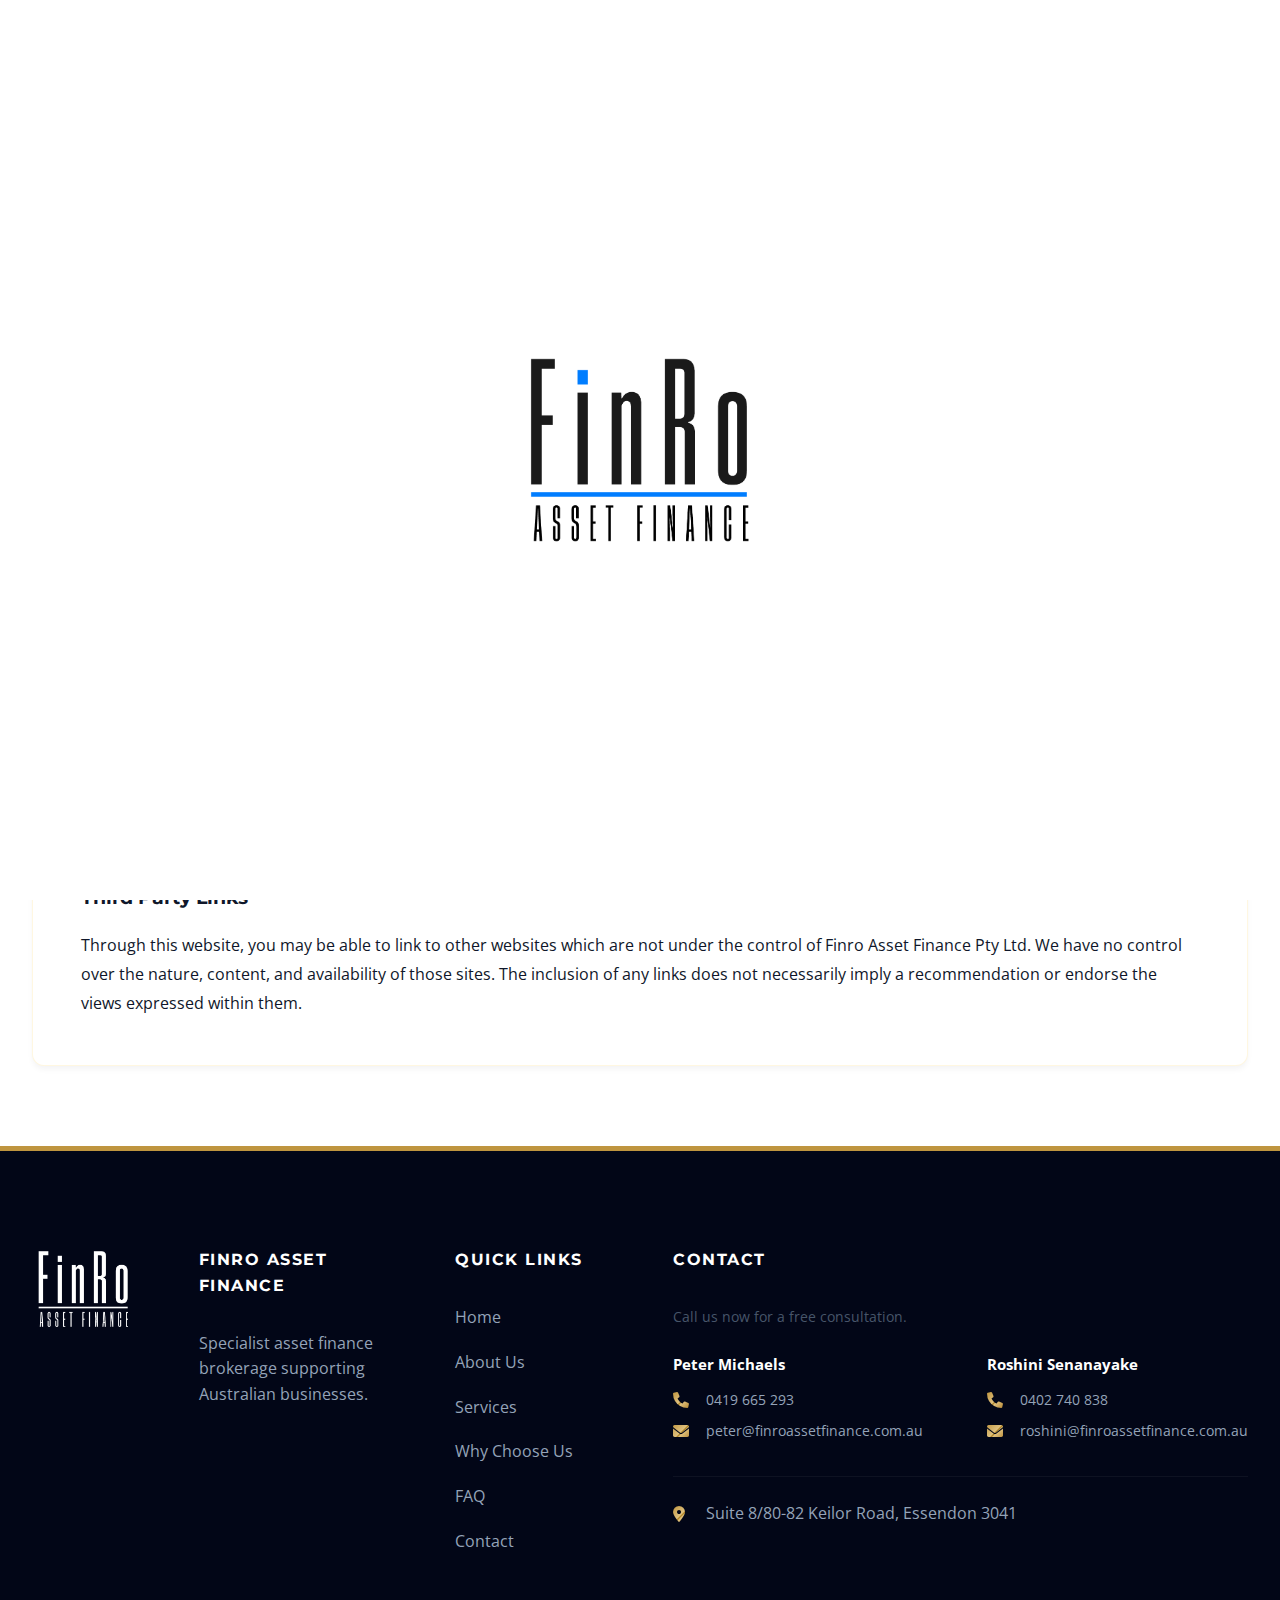
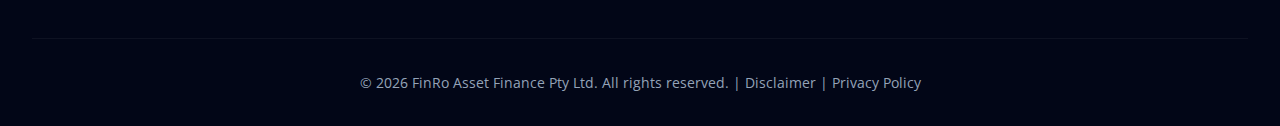
<file: disclaimer.html>
<!DOCTYPE html>
<html lang="en">

<head>
    <meta charset="UTF-8">
    <meta name="viewport" content="width=device-width, initial-scale=1.0">
    <title>Disclaimer - FinRo Asset Finance</title>
    <link rel="stylesheet" href="styles.css">
    <link rel="stylesheet" href="https://cdnjs.cloudflare.com/ajax/libs/font-awesome/6.0.0/css/all.min.css">
</head>

<body>
    <!-- Page Loader -->
    <div id="loader">
        <div class="loader-logo"><img src="FinRo Asset Finance.png" alt="FinRo Loader"></div>
    </div>

    <!-- Header -->
    <header class="header-premium">
        <div class="nav-container-flat">
            <div class="header-left">
                <a href="index.html" class="logo">
                    <img src="FinRo Asset Finance.png" alt="FinRo Asset Finance">
                </a>
            </div>

            <nav id="main-nav">
                <ul class="nav-links">
                    <li><a href="index.html">Home</a></li>
                    <li><a href="about.html">About Us</a></li>
                    <li><a href="services.html">Services</a></li>
                    <li><a href="why-choose-us.html">Why Choose Us</a></li>
                    <li><a href="faq.html">FAQ</a></li>
                    <li><a href="contact.html">Contact</a></li>
                </ul>
            </nav>

            <div class="header-right">
                <a href="contact.html" class="btn btn-premium-cta desktop-only">
                    REQUEST QUOTE
                </a>
                <button class="hamburger" id="hamburger" aria-label="Toggle menu">
                    <span></span>
                    <span></span>
                    <span></span>
                </button>
            </div>
        </div>
    </header>

    <!-- Mobile Nav Overlay -->
    <div class="mobile-nav-overlay" id="mobileNavOverlay">
        <button class="mobile-nav-close" id="mobileNavClose" aria-label="Close menu">
            <i class="fas fa-times"></i>
        </button>
        <ul class="mobile-nav-links">
            <li><a href="index.html">Home</a></li>
            <li><a href="about.html">About Us</a></li>
            <li><a href="services.html">Services</a></li>
            <li><a href="why-choose-us.html">Why Choose Us</a></li>
            <li><a href="faq.html">FAQ</a></li>
            <li><a href="contact.html">Contact</a></li>
        </ul>
        <a href="contact.html" class="btn btn-primary" style="margin-top:2rem;">GET A QUOTE</a>
    </div>

    <section class="hero">
        <div class="container hero-container center">
            <div class="hero-content">
                <h1>Disclaimer</h1>
            </div>
        </div>
    </section>

    <section class="section">
        <div class="container">
            <div class="feature-card" style="text-align: left; padding: 3rem; line-height: 1.8;">
                <h3>General Disclaimer</h3>
                <p>The information provided on this website is for general informational purposes only and does not
                    constitute financial, investment, or legal advice. Finro Asset Finance Pty Ltd makes no
                    representations or warranties of any kind, express or implied, about the completeness, accuracy,
                    reliability, suitability, or availability with respect to the website or the information, products,
                    or services contained on the website for any purpose.</p>

                <h3 style="margin-top: 2rem;">No Financial Advice</h3>
                <p>Any information provided on this website is of a general nature and does not take into account your
                    personal objectives, financial situation, or needs. Before acting on any information, you should
                    consider the appropriateness of the information provided and the nature of the relevant financial
                    product having regard to your objectives, financial situation, and needs. We recommend that you seek
                    independent financial and legal advice before making any financial decisions.</p>

                <h3 style="margin-top: 2rem;">Lender and Product Information</h3>
                <p>Finro Asset Finance Pty Ltd provides access to a specific panel of lenders. Not all lenders or
                    products are suitable for every client. Approval of any finance is subject to the lender's credit
                    criteria, terms, conditions, and fees. Interest rates and product features are subject to change by
                    the lenders without notice.</p>

                <h3 style="margin-top: 2rem;">Limitation of Liability</h3>
                <p>To the extent permitted by law, Finro Asset Finance Pty Ltd will not be liable for any loss or damage
                    including without limitation, indirect or consequential loss or damage, or any loss or damage
                    whatsoever arising from loss of data or profits arising out of, or in connection with, the use of
                    this website.</p>

                <h3 style="margin-top: 2rem;">Third Party Links</h3>
                <p>Through this website, you may be able to link to other websites which are not under the control of
                    Finro Asset Finance Pty Ltd. We have no control over the nature, content, and availability of those
                    sites. The inclusion of any links does not necessarily imply a recommendation or endorse the views
                    expressed within them.</p>
            </div>
        </div>
    </section>

    <!-- Footer -->
    <footer>
        <div class="container">
            <div class="footer-content">
                <div class="footer-col">
                    <a href="index.html">
                        <img src="FinRo Asset Finance.png" alt="FinRo Asset Finance" class="footer-logo">
                    </a>
                </div>
                <div class="footer-col">
                    <h4>FinRo Asset Finance</h4>
                    <p>Specialist asset finance brokerage supporting Australian businesses.</p>
                </div>
                <div class="footer-col">
                    <h4>Quick Links</h4>
                    <ul class="footer-links">
                        <li><a href="index.html">Home</a></li>
                        <li><a href="about.html">About Us</a></li>
                        <li><a href="services.html">Services</a></li>
                        <li><a href="why-choose-us.html">Why Choose Us</a></li>
                        <li><a href="faq.html">FAQ</a></li>
                        <li><a href="contact.html">Contact</a></li>
                    </ul>
                </div>
                <div class="footer-col">
                    <h4>Contact</h4>
                    <p style="font-size: 0.9rem; margin-bottom: 1rem; color: var(--text-muted);">Call us now for a free
                        consultation.</p>
                    <div class="footer-contact-grid">
                        <div class="footer-contact-member">
                            <h5>Peter Michaels</h5>
                            <ul class="footer-links">
                                <li><i class="fas fa-phone"></i> 0419 665 293</li>
                                <li><i class="fas fa-envelope"></i> peter@finroassetfinance.com.au</li>
                            </ul>
                        </div>
                        <div class="footer-contact-member">
                            <h5>Roshini Senanayake</h5>
                            <ul class="footer-links">
                                <li><i class="fas fa-phone"></i> 0402 740 838</li>
                                <li><i class="fas fa-envelope"></i> roshini@finroassetfinance.com.au</li>
                            </ul>
                        </div>
                    </div>
                    <ul class="footer-links"
                        style="margin-top: 1.5rem; border-top: 1px solid rgba(255,255,255,0.05); padding-top: 1.5rem;">
                        <li><i class="fas fa-map-marker-alt"></i> Suite 8/80-82 Keilor Road, Essendon 3041</li>
                    </ul>
                </div>
            </div>
            <div class="copyright">
                <p>&copy; 2026 FinRo Asset Finance Pty Ltd. All rights reserved. | <a
                        href="disclaimer.html">Disclaimer</a> | <a href="about.html#privacy">Privacy Policy</a></p>
            </div>
        </div>
    </footer>
    <script src="script.js"></script>
</body>

</html>
</file>
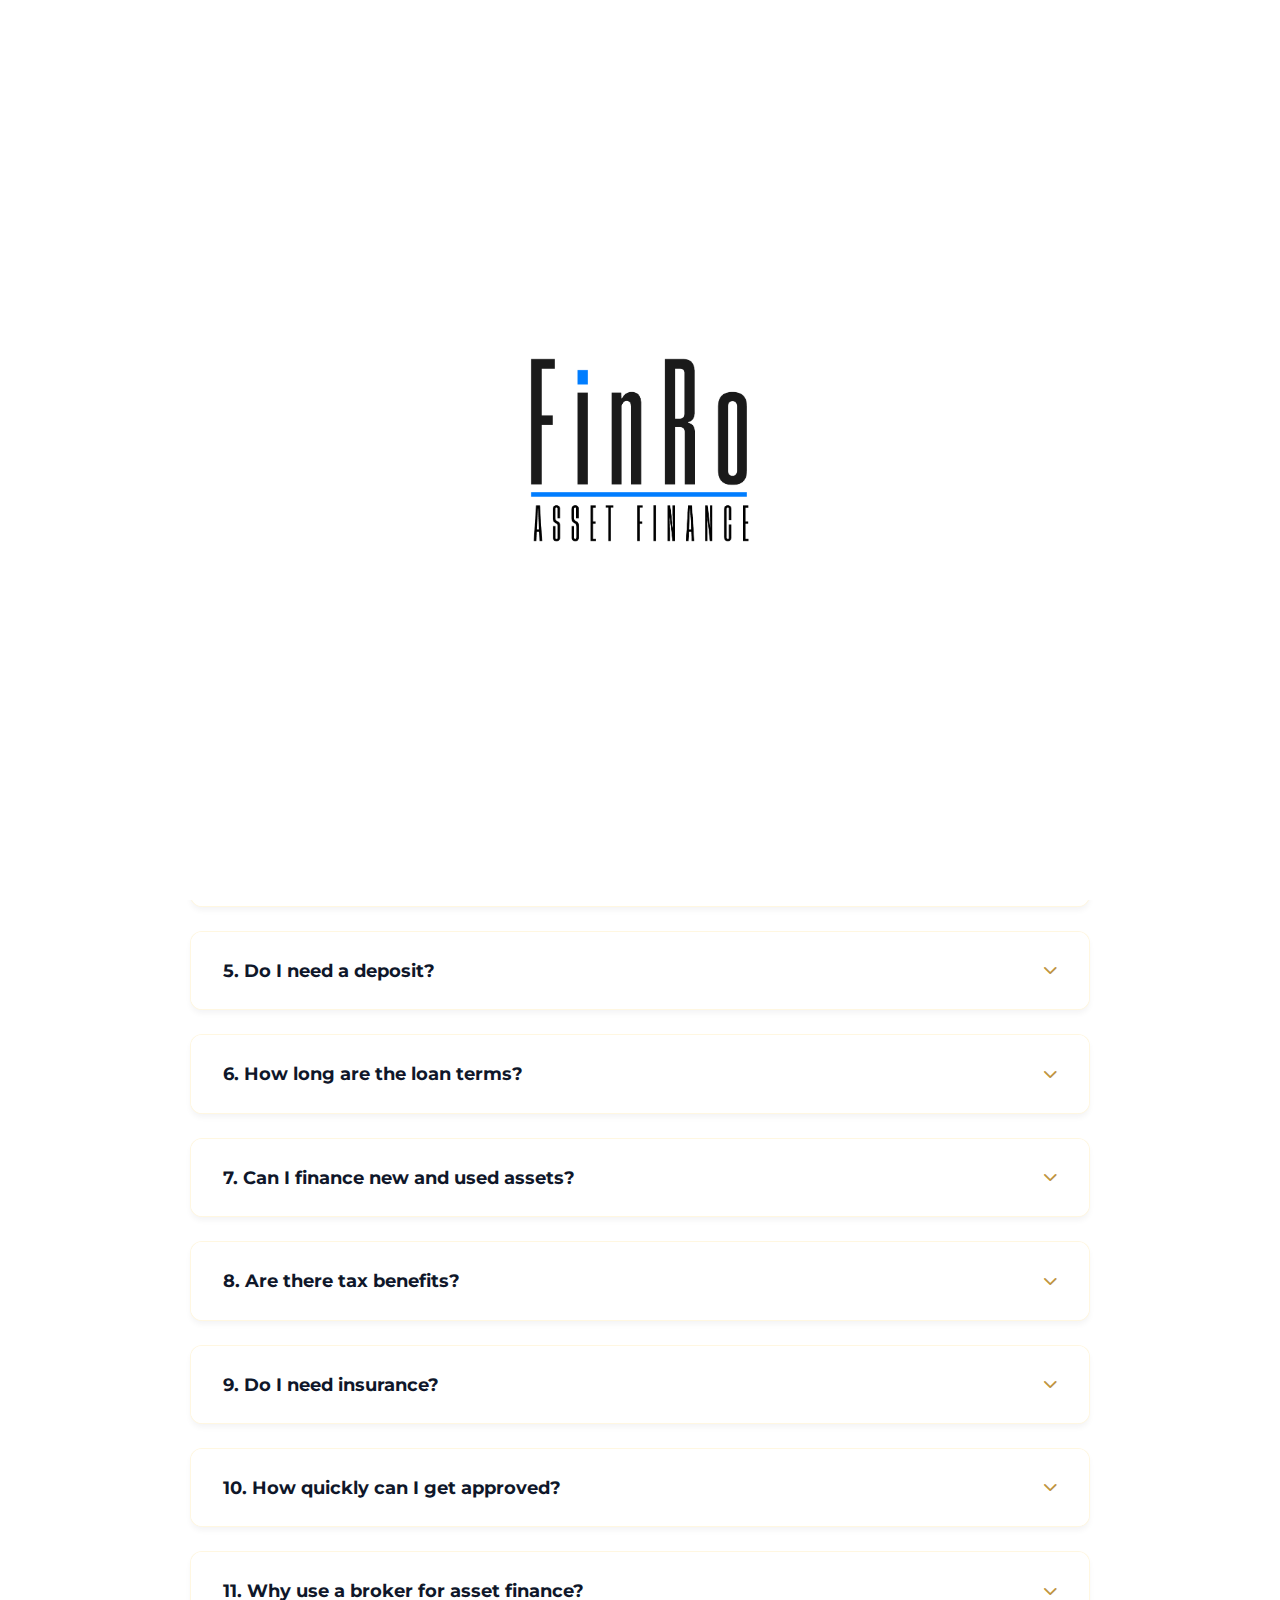
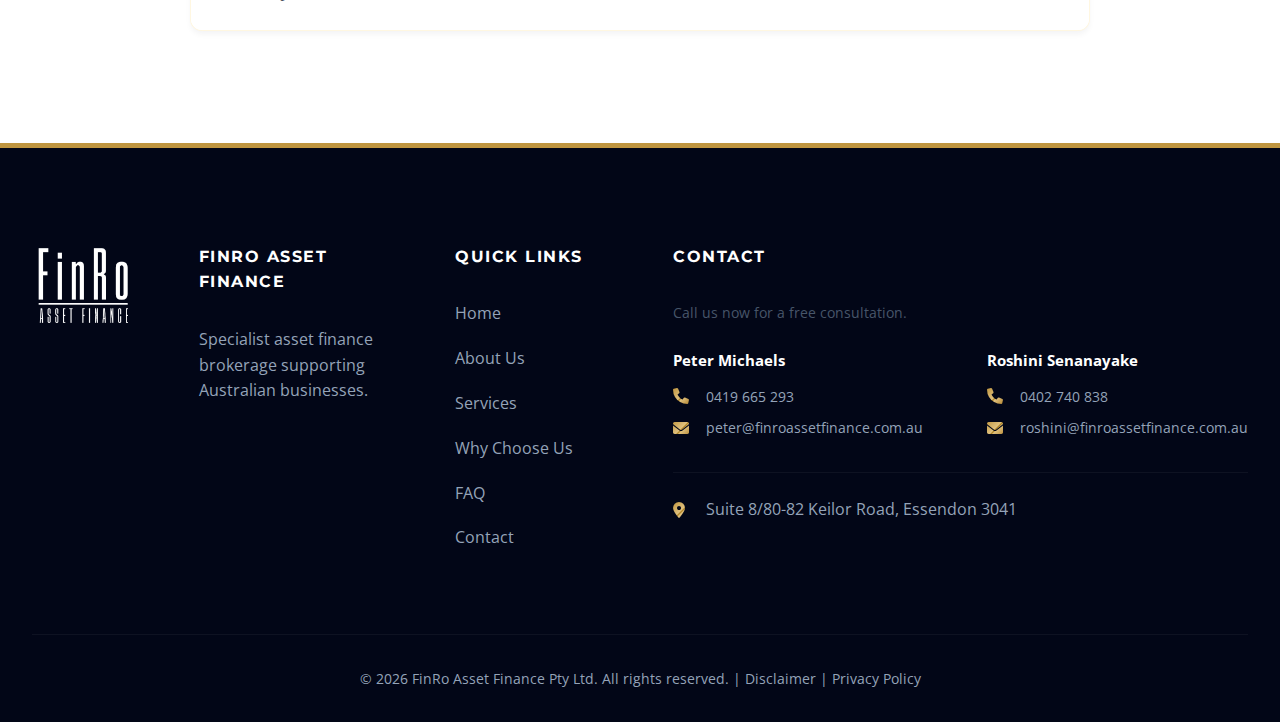
<file: faq.html>
<!DOCTYPE html>
<html lang="en">

<head>
    <meta charset="UTF-8">
    <meta name="viewport" content="width=device-width, initial-scale=1.0">
    <title>FAQ - FinRo Asset Finance</title>
    <link rel="stylesheet" href="styles.css">
    <link rel="stylesheet" href="https://cdnjs.cloudflare.com/ajax/libs/font-awesome/6.0.0/css/all.min.css">
</head>

<body>

    <!-- Page Loader -->
    <div id="loader">
        <div class="loader-logo">
            <img src="FinRo Asset Finance.png" alt="FinRo Loader">
        </div>
    </div>

    <!-- Header -->
    <header class="header-premium">
        <div class="nav-container-flat">
            <div class="header-left">
                <a href="index.html" class="logo">
                    <img src="FinRo Asset Finance.png" alt="FinRo Asset Finance">
                </a>
            </div>

            <nav id="main-nav">
                <ul class="nav-links">
                    <li><a href="index.html">Home</a></li>
                    <li><a href="about.html">About Us</a></li>
                    <li><a href="services.html">Services</a></li>
                    <li><a href="why-choose-us.html">Why Choose Us</a></li>
                    <li><a href="faq.html" class="active">FAQ</a></li>
                    <li><a href="contact.html">Contact</a></li>
                </ul>
            </nav>

            <div class="header-right">
                <a href="contact.html" class="btn btn-premium-cta desktop-only">
                    REQUEST QUOTE
                </a>
                <button class="hamburger" id="hamburger" aria-label="Toggle menu">
                    <span></span>
                    <span></span>
                    <span></span>
                </button>
            </div>
        </div>
    </header>

    <!-- Mobile Nav Overlay -->
    <div class="mobile-nav-overlay" id="mobileNavOverlay">
        <button class="mobile-nav-close" id="mobileNavClose" aria-label="Close menu">
            <i class="fas fa-times"></i>
        </button>
        <ul class="mobile-nav-links">
            <li><a href="index.html">Home</a></li>
            <li><a href="about.html">About Us</a></li>
            <li><a href="services.html">Services</a></li>
            <li><a href="why-choose-us.html">Why Choose Us</a></li>
            <li><a href="faq.html" class="active">FAQ</a></li>
            <li><a href="contact.html">Contact</a></li>
        </ul>
        <a href="contact.html" class="btn btn-primary" style="margin-top:2rem;">GET A QUOTE</a>
    </div>

    <!-- Page Header -->
    <section class="hero-premium hero-premium-sub">
        <div class="hero-premium-bg" style="background-image: url('hero_faq.webp');"></div>
        <div class="hero-premium-container">
            <div class="hero-premium-content">
                <h1 class="hero-premium-title">
                    Frequently <span class="serif-gold">Asked</span> Questions
                </h1>
                <p class="hero-premium-description">Common questions about asset finance</p>
            </div>
        </div>
    </section>

    <!-- FAQ Section -->
    <section class="section">
        <div class="container">
            <div class="accordion">

                <div class="accordion-item">
                    <div class="accordion-header">
                        <h3>1. What is asset finance?</h3>
                        <i class="fas fa-chevron-down icon"></i>
                    </div>
                    <div class="accordion-content">
                        <p>Asset finance is a type of loan that helps you purchase business or personal assets, such as
                            vehicles, machinery, equipment, or technology, where the asset itself is usually used as
                            security for the loan.</p>
                    </div>
                </div>

                <div class="accordion-item">
                    <div class="accordion-header">
                        <h3>2. What assets can I finance?</h3>
                        <i class="fas fa-chevron-down icon"></i>
                    </div>
                    <div class="accordion-content">
                        <p>We can help you finance a wide range of assets, including:</p>
                        <ul>
                            <li>Cars, vans, and trucks</li>
                            <li>Commercial and construction vehicles</li>
                            <li>Machinery and manufacturing equipment</li>
                            <li>Medical and IT equipment</li>
                            <li>Agricultural machinery</li>
                        </ul>
                    </div>
                </div>

                <div class="accordion-item">
                    <div class="accordion-header">
                        <h3>3. How does asset finance work?</h3>
                        <i class="fas fa-chevron-down icon"></i>
                    </div>
                    <div class="accordion-content">
                        <p>You can borrow the money to buy the asset, then repay it in regular installments. Depending
                            on the product, you may own the asset immediately or at the end of the loan term.</p>
                    </div>
                </div>

                <div class="accordion-item">
                    <div class="accordion-header">
                        <h3>4. What types of asset finance are available?</h3>
                        <i class="fas fa-chevron-down icon"></i>
                    </div>
                    <div class="accordion-content">
                        <p>We offer several flexible options, including:</p>
                        <ul>
                            <li><strong>Chattel Mortgage</strong> – Own the asset from day one</li>
                            <li><strong>Hire Purchase</strong> – Pay off the asset over time and gain ownership at the
                                end</li>
                            <li><strong>Finance Lease</strong> – Use the asset without owning it during the term</li>
                            <li><strong>Operating Lease</strong> – Lease the asset for a set period</li>
                        </ul>
                    </div>
                </div>

                <div class="accordion-item">
                    <div class="accordion-header">
                        <h3>5. Do I need a deposit?</h3>
                        <i class="fas fa-chevron-down icon"></i>
                    </div>
                    <div class="accordion-content">
                        <p>Deposits vary depending on the lender, your credit profile, and the type of asset. Some loans
                            allow 100% finance, while others require a deposit between 5% and 30%.</p>
                    </div>
                </div>

                <div class="accordion-item">
                    <div class="accordion-header">
                        <h3>6. How long are the loan terms?</h3>
                        <i class="fas fa-chevron-down icon"></i>
                    </div>
                    <div class="accordion-content">
                        <p>Loan terms typically range from 1 to 7 years, with the term generally matching the useful
                            life of the asset.</p>
                    </div>
                </div>

                <div class="accordion-item">
                    <div class="accordion-header">
                        <h3>7. Can I finance new and used assets?</h3>
                        <i class="fas fa-chevron-down icon"></i>
                    </div>
                    <div class="accordion-content">
                        <p>Yes! We can finance both new and used assets, subject to age and condition requirements set
                            by the lender.</p>
                    </div>
                </div>

                <div class="accordion-item">
                    <div class="accordion-header">
                        <h3>8. Are there tax benefits?</h3>
                        <i class="fas fa-chevron-down icon"></i>
                    </div>
                    <div class="accordion-content">
                        <p>Many asset finance products offer tax advantages, including:</p>
                        <ul>
                            <li>Claiming interest as a tax deduction</li>
                            <li>Depreciating the asset for business purposes</li>
                            <li>Claiming GST credits (for eligible businesses)</li>
                        </ul>
                        <p><em>We recommend speaking with your accountant for advice specific to your situation.</em>
                        </p>
                    </div>
                </div>

                <div class="accordion-item">
                    <div class="accordion-header">
                        <h3>9. Do I need insurance?</h3>
                        <i class="fas fa-chevron-down icon"></i>
                    </div>
                    <div class="accordion-content">
                        <p>Yes, most lenders require comprehensive insurance on the asset for the duration of the loan,
                            with the lender noted as an interested party.</p>
                    </div>
                </div>

                <div class="accordion-item">
                    <div class="accordion-header">
                        <h3>10. How quickly can I get approved?</h3>
                        <i class="fas fa-chevron-down icon"></i>
                    </div>
                    <div class="accordion-content">
                        <p>Approval times vary:</p>
                        <ul>
                            <li><strong>Pre-approval:</strong> same day to 48 hours</li>
                            <li><strong>Full approval:</strong> 1–5 business days</li>
                            <li><strong>Settlement:</strong> 1–3 days after approval</li>
                        </ul>
                        <p>Some vehicle finance loans can be approved within hours.</p>
                    </div>
                </div>

                <div class="accordion-item">
                    <div class="accordion-header">
                        <h3>11. Why use a broker for asset finance?</h3>
                        <i class="fas fa-chevron-down icon"></i>
                    </div>
                    <div class="accordion-content">
                        <p>A broker helps you:</p>
                        <ul>
                            <li>Compare multiple lenders and products</li>
                            <li>Find the most suitable loan for your needs</li>
                            <li>Negotiate better rates and terms</li>
                            <li>Save time and handle paperwork</li>
                        </ul>
                    </div>
                </div>

            </div>
        </div>
    </section>

    <!-- Footer -->
    <footer>
        <div class="container">
            <div class="footer-content">
                <div class="footer-col">
                    <a href="index.html">
                        <img src="FinRo Asset Finance.png" alt="FinRo Asset Finance" class="footer-logo">
                    </a>
                </div>
                <div class="footer-col">
                    <h4>FinRo Asset Finance</h4>
                    <p>Specialist asset finance brokerage supporting Australian businesses.</p>
                </div>
                <div class="footer-col">
                    <h4>Quick Links</h4>
                    <ul class="footer-links">
                        <li><a href="index.html">Home</a></li>
                        <li><a href="about.html">About Us</a></li>
                        <li><a href="services.html">Services</a></li>
                        <li><a href="why-choose-us.html">Why Choose Us</a></li>
                        <li><a href="faq.html">FAQ</a></li>
                        <li><a href="contact.html">Contact</a></li>
                    </ul>
                </div>
                <div class="footer-col">
                    <h4>Contact</h4>
                    <p style="font-size: 0.9rem; margin-bottom: 1rem; color: var(--text-muted);">Call us now for a free
                        consultation.</p>
                    <div class="footer-contact-grid">
                        <div class="footer-contact-member">
                            <h5>Peter Michaels</h5>
                            <ul class="footer-links">
                                <li><i class="fas fa-phone"></i> 0419 665 293</li>
                                <li><i class="fas fa-envelope"></i> peter@finroassetfinance.com.au</li>
                            </ul>
                        </div>
                        <div class="footer-contact-member">
                            <h5>Roshini Senanayake</h5>
                            <ul class="footer-links">
                                <li><i class="fas fa-phone"></i> 0402 740 838</li>
                                <li><i class="fas fa-envelope"></i> roshini@finroassetfinance.com.au</li>
                            </ul>
                        </div>
                    </div>
                    <ul class="footer-links"
                        style="margin-top: 1.5rem; border-top: 1px solid rgba(255,255,255,0.05); padding-top: 1.5rem;">
                        <li><i class="fas fa-map-marker-alt"></i> Suite 8/80-82 Keilor Road, Essendon 3041</li>
                    </ul>
                </div>
            </div>
            <div class="copyright">
                <p>&copy; 2026 FinRo Asset Finance Pty Ltd. All rights reserved. | <a
                        href="disclaimer.html">Disclaimer</a> | <a href="about.html#privacy">Privacy Policy</a></p>
            </div>
        </div>
    </footer>

    <script src="script.js"></script>
</body>

</html>
</file>
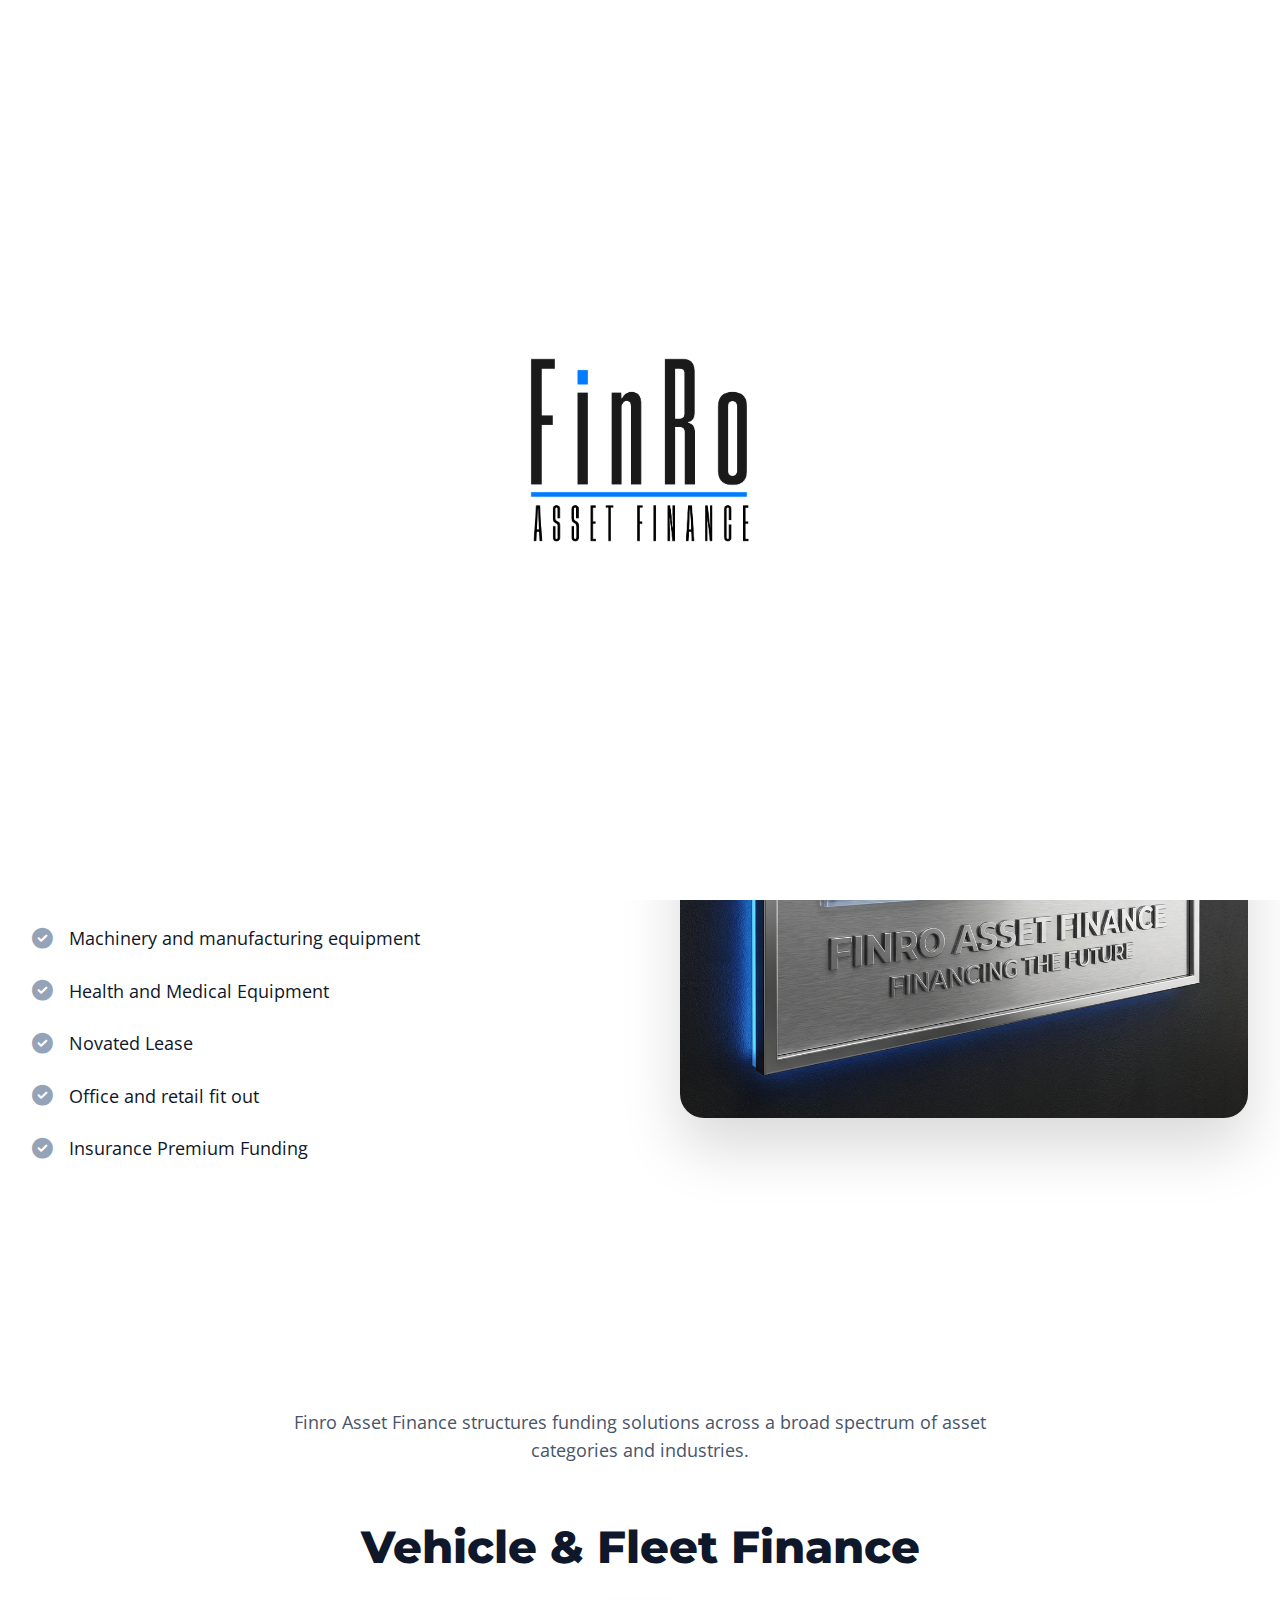
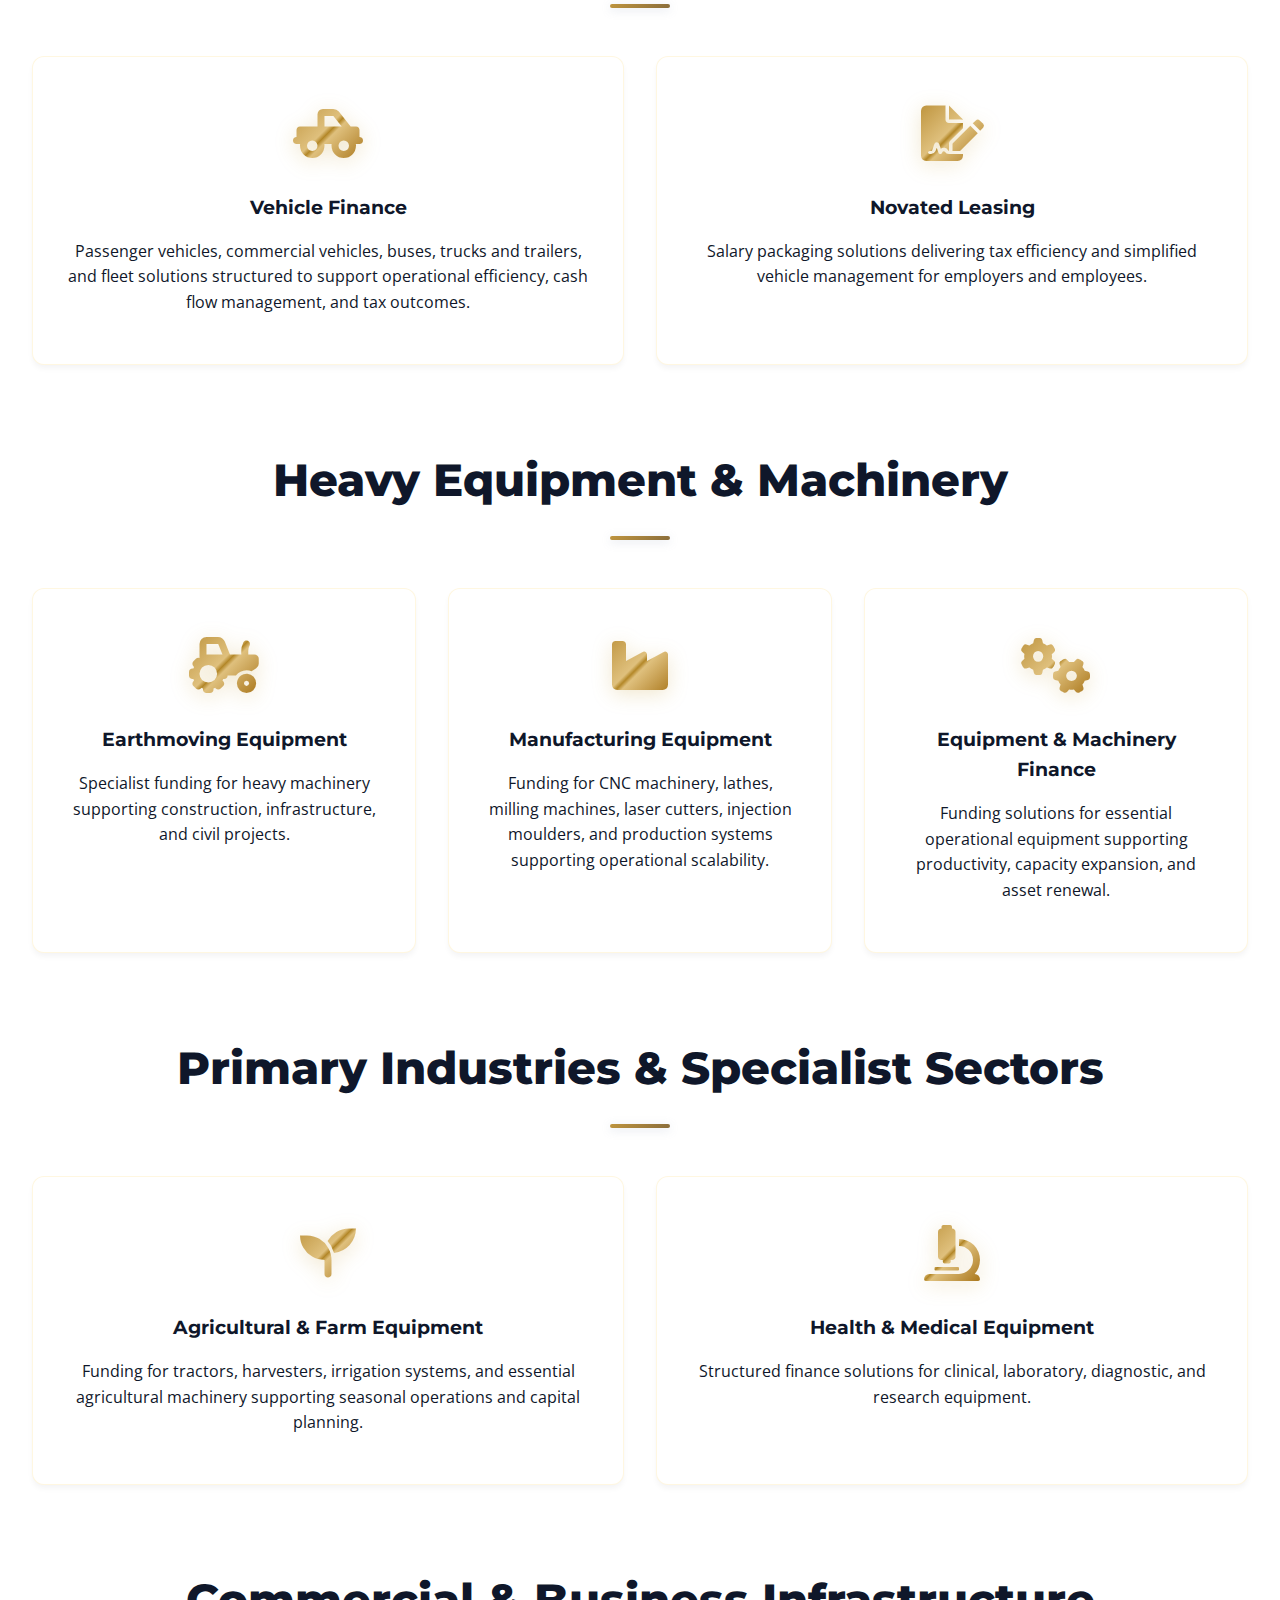
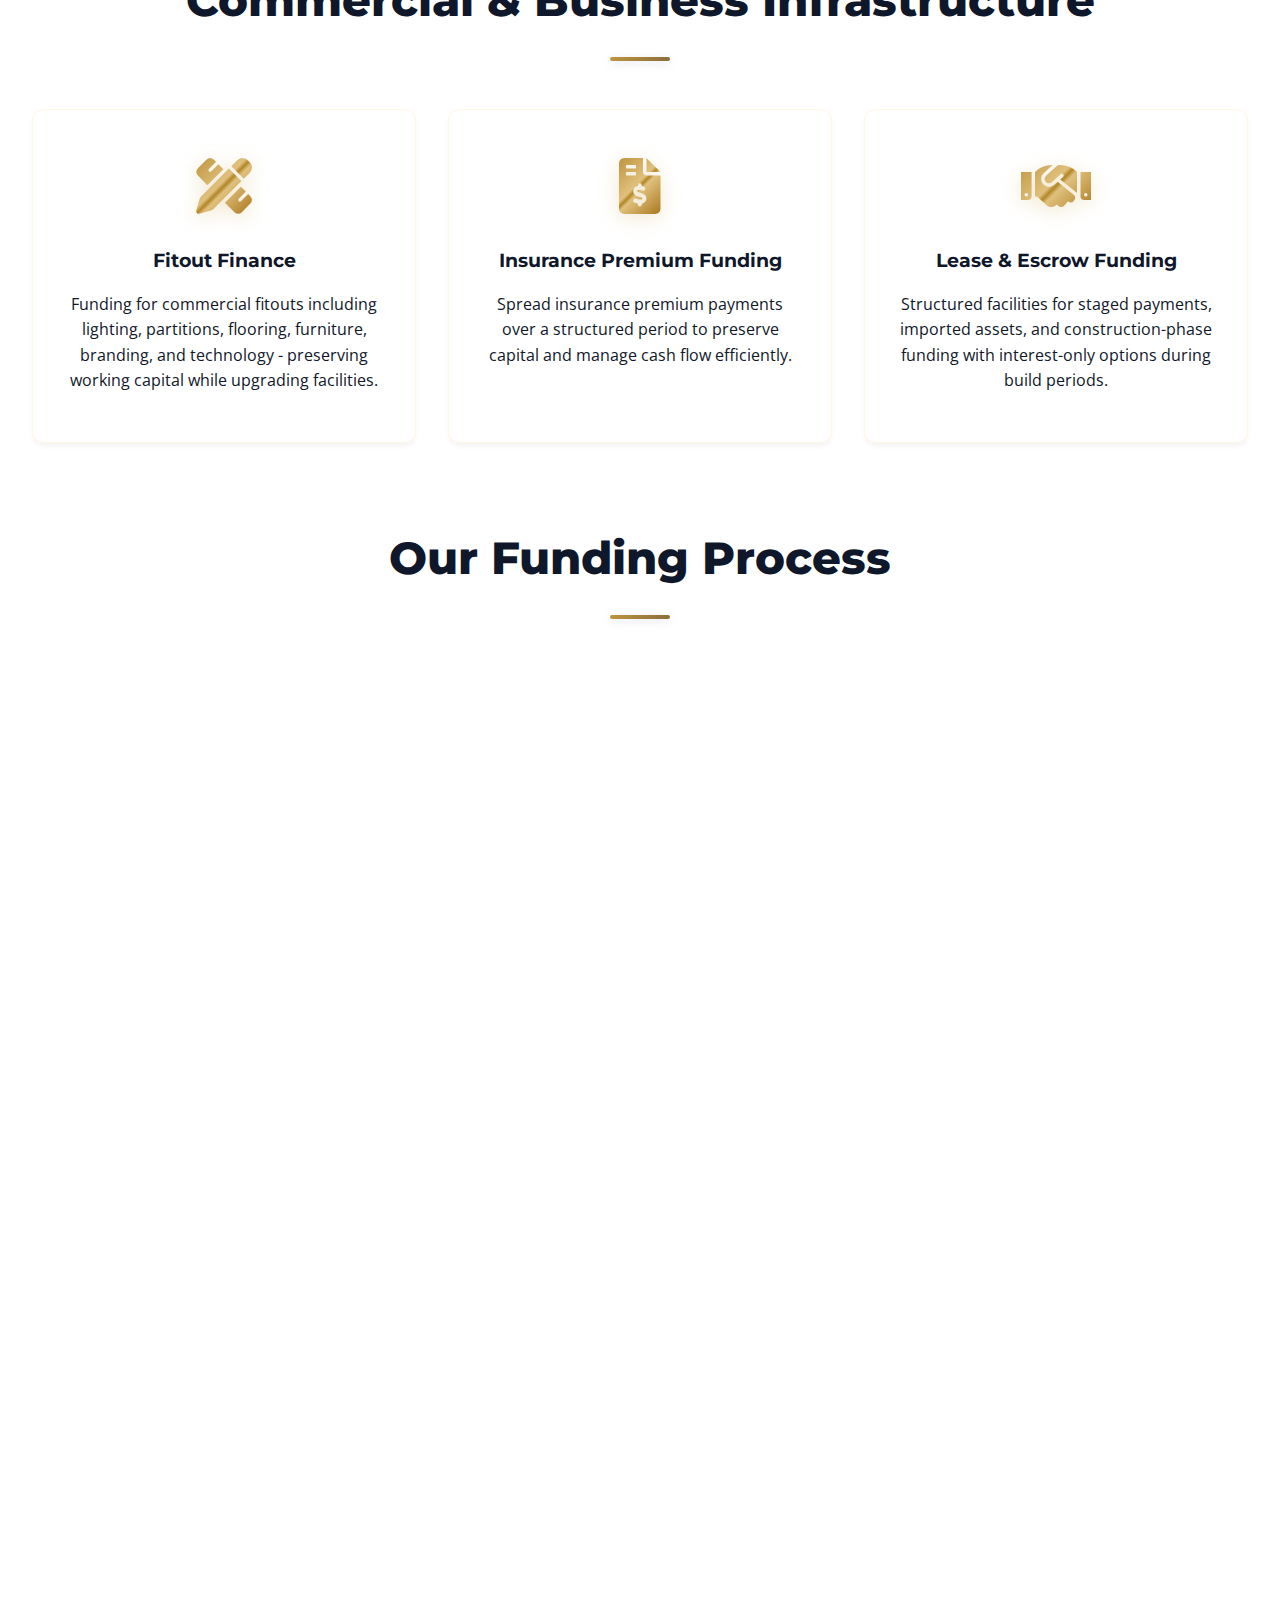
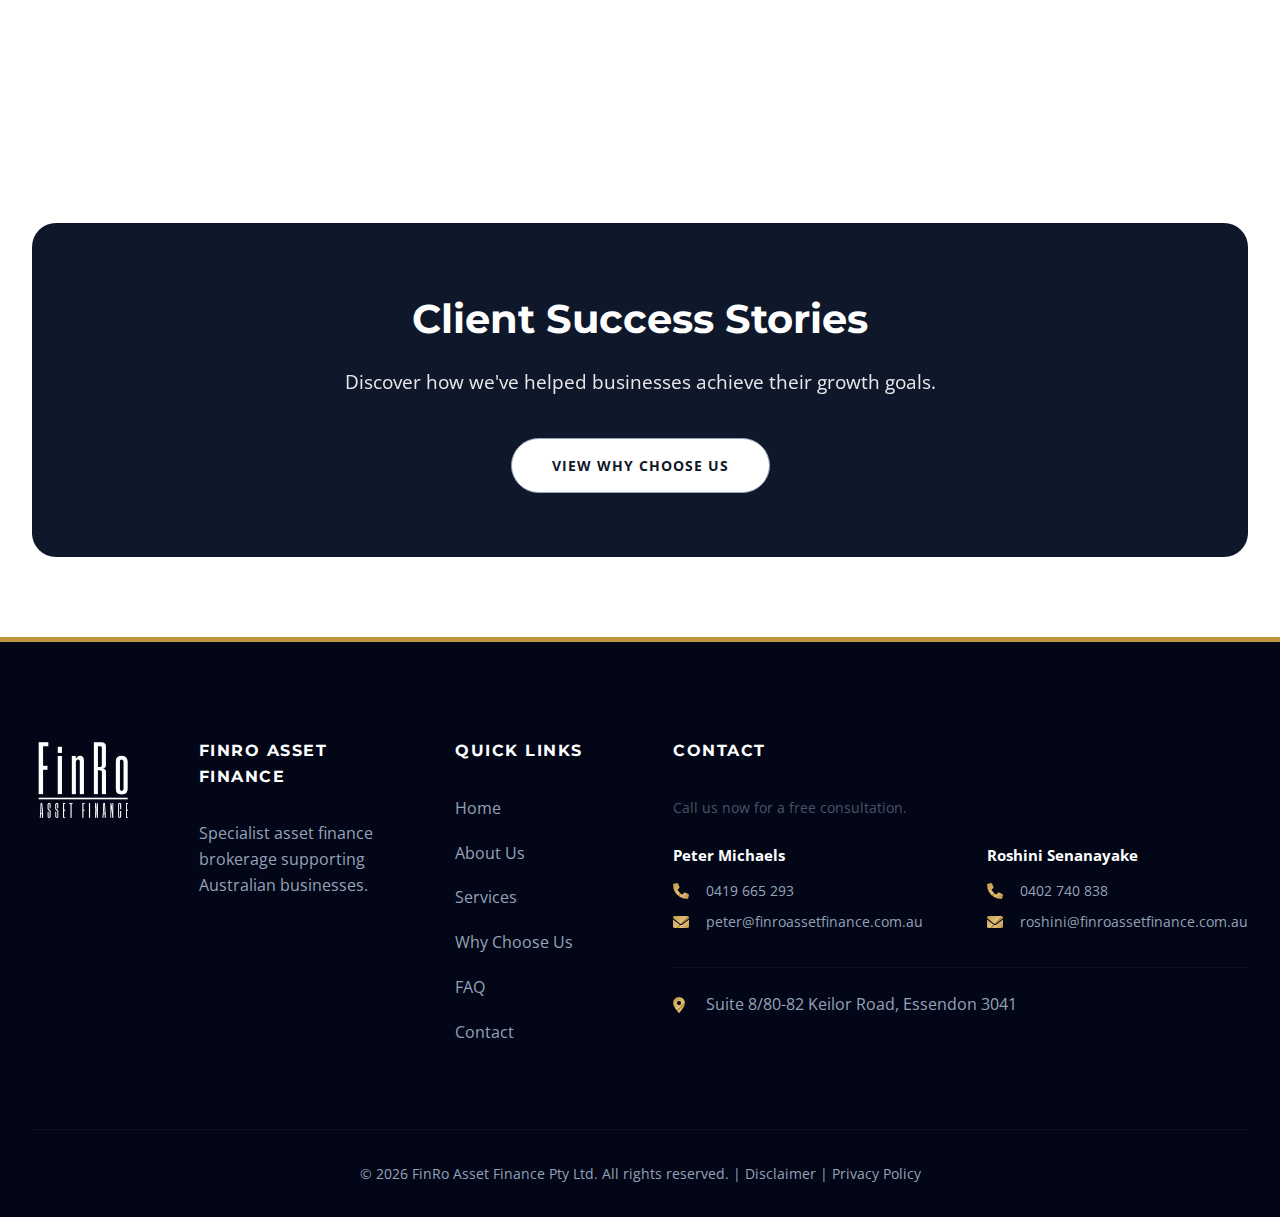
<file: services.html>
<!DOCTYPE html>
<html lang="en">

<head>
    <meta charset="UTF-8">
    <meta name="viewport" content="width=device-width, initial-scale=1.0">
    <title>Services - FinRo Asset Finance</title>
    <link rel="stylesheet" href="styles.css">
    <link rel="stylesheet" href="https://cdnjs.cloudflare.com/ajax/libs/font-awesome/6.0.0/css/all.min.css">
</head>

<body>
    <!-- Page Loader -->
    <div id="loader">
        <div class="loader-logo">
            <img src="FinRo Asset Finance.png" alt="FinRo Loader">
        </div>
    </div>

    <!-- Header -->
    <header class="header-premium">
        <div class="nav-container-flat">
            <div class="header-left">
                <a href="index.html" class="logo">
                    <img src="FinRo Asset Finance.png" alt="FinRo Asset Finance">
                </a>
            </div>

            <nav id="main-nav">
                <ul class="nav-links">
                    <li><a href="index.html">Home</a></li>
                    <li><a href="about.html">About Us</a></li>
                    <li><a href="services.html" class="active">Services</a></li>
                    <li><a href="why-choose-us.html">Why Choose Us</a></li>
                    <li><a href="faq.html">FAQ</a></li>
                    <li><a href="contact.html">Contact</a></li>
                </ul>
            </nav>

            <div class="header-right">
                <a href="contact.html" class="btn btn-premium-cta desktop-only">
                    REQUEST QUOTE
                </a>
                <button class="hamburger" id="hamburger" aria-label="Toggle menu">
                    <span></span>
                    <span></span>
                    <span></span>
                </button>
            </div>
        </div>
    </header>

    <!-- Mobile Nav Overlay -->
    <div class="mobile-nav-overlay" id="mobileNavOverlay">
        <button class="mobile-nav-close" id="mobileNavClose" aria-label="Close menu">
            <i class="fas fa-times"></i>
        </button>
        <ul class="mobile-nav-links">
            <li><a href="index.html">Home</a></li>
            <li><a href="about.html">About Us</a></li>
            <li><a href="services.html" class="active">Services</a></li>
            <li><a href="why-choose-us.html">Why Choose Us</a></li>
            <li><a href="faq.html">FAQ</a></li>
            <li><a href="contact.html">Contact</a></li>
        </ul>
        <a href="contact.html" class="btn btn-primary" style="margin-top:2rem;">GET A QUOTE</a>
    </div>

    <!-- Page Header -->
    <section class="hero-premium hero-premium-sub">
        <div class="hero-premium-bg" style="background-image: url('hero_services.webp');"></div>
        <div class="hero-premium-container">
            <div class="hero-premium-content">
                <h1 class="hero-premium-title">
                    Asset Finance <span class="serif-gold">Solutions</span>
                </h1>
                <p class="hero-premium-description">Structuring funding solutions across a broad spectrum of asset
                    categories</p>
            </div>
        </div>
    </section>

    <!-- Asset Finance Solutions Section -->
    <section class="section">
        <div class="container">
            <div class="asset-solutions-grid reveal-on-scroll">
                <div class="asset-text">
                    <h2 class="section-title" style="text-align: left;">ASSET FINANCE SOLUTIONS</h2>
                    <p style="font-size: 1.2rem; margin-bottom: 1.5rem; color: var(--text-color); font-weight: 500;">
                        Finro Asset Finance structures funding solutions across a broad spectrum of asset categories and
                        industries.
                    </p>
                    <ul class="asset-list">
                        <li>New and used Motor vehicles including buses, trucks and trailers</li>
                        <li>Commercial and construction vehicles</li>
                        <li>Machinery and manufacturing equipment</li>
                        <li>Health and Medical Equipment</li>
                        <li>Novated Lease</li>
                        <li>Office and retail fit out</li>
                        <li>Insurance Premium Funding</li>
                    </ul>
                </div>
                <div class="collage-container">
                    <img src="branded-asset-collage.png" alt="FinRo Asset Collage" class="collage-image">
                </div>
            </div>
        </div>
    </section>

    <!-- Services List -->
    <section class="section">
        <div class="container">
            <p class="section-subtitle">
                Finro Asset Finance structures funding solutions across a broad spectrum of asset categories and
                industries.
            </p>

            <!-- 1. VEHICLE & FLEET FINANCE -->
            <div id="vehicle-fleet" class="service-category">
                <h2 class="section-title">Vehicle & Fleet Finance</h2>
                <div class="features-grid">
                    <div id="vehicle-finance" class="feature-card">
                        <i class="fas fa-truck-pickup feature-icon"></i>
                        <h3>Vehicle Finance</h3>
                        <p>Passenger vehicles, commercial vehicles, buses, trucks and trailers, and fleet solutions
                            structured to support operational efficiency, cash flow management, and tax outcomes.</p>
                    </div>
                    <div id="novated-leasing" class="feature-card">
                        <i class="fas fa-file-signature feature-icon"></i>
                        <h3>Novated Leasing</h3>
                        <p>Salary packaging solutions delivering tax efficiency and simplified vehicle management for
                            employers and employees.</p>
                    </div>
                </div>
            </div>

            <!-- 2. HEAVY EQUIPMENT & MACHINERY -->
            <div id="heavy-equipment" class="service-category">
                <h2 class="section-title">Heavy Equipment & Machinery</h2>
                <div class="features-grid">
                    <div id="earthmoving" class="feature-card">
                        <i class="fas fa-tractor feature-icon"></i>
                        <h3>Earthmoving Equipment</h3>
                        <p>Specialist funding for heavy machinery supporting construction, infrastructure, and civil
                            projects.</p>
                    </div>
                    <div id="manufacturing" class="feature-card">
                        <i class="fas fa-industry feature-icon"></i>
                        <h3>Manufacturing Equipment</h3>
                        <p>Funding for CNC machinery, lathes, milling machines, laser cutters, injection moulders, and
                            production systems supporting operational scalability.</p>
                    </div>
                    <div id="equipment-machinery" class="feature-card">
                        <i class="fas fa-gears feature-icon"></i>
                        <h3>Equipment & Machinery Finance</h3>
                        <p>Funding solutions for essential operational equipment supporting productivity, capacity
                            expansion, and asset renewal.</p>
                    </div>
                </div>
            </div>

            <!-- 3. PRIMARY INDUSTRIES & SPECIALIST SECTORS -->
            <div id="primary-industries" class="service-category">
                <h2 class="section-title">Primary Industries & Specialist Sectors</h2>
                <div class="features-grid">
                    <div id="agricultural-farm" class="feature-card">
                        <i class="fas fa-seedling feature-icon"></i>
                        <h3>Agricultural & Farm Equipment</h3>
                        <p>Funding for tractors, harvesters, irrigation systems, and essential agricultural machinery
                            supporting seasonal operations and capital planning.</p>
                    </div>
                    <div id="health-medical" class="feature-card">
                        <i class="fas fa-microscope feature-icon"></i>
                        <h3>Health & Medical Equipment</h3>
                        <p>Structured finance solutions for clinical, laboratory, diagnostic, and research equipment.
                        </p>
                    </div>
                </div>
            </div>

            <!-- 4. COMMERCIAL & BUSINESS INFRASTRUCTURE -->
            <div id="commercial-business" class="service-category">
                <h2 class="section-title">Commercial & Business Infrastructure</h2>
                <div class="features-grid">
                    <div id="fitout-finance" class="feature-card">
                        <i class="fas fa-pencil-ruler feature-icon"></i>
                        <h3>Fitout Finance</h3>
                        <p>Funding for commercial fitouts including lighting, partitions, flooring, furniture, branding,
                            and technology - preserving working capital while upgrading facilities.</p>
                    </div>
                    <div id="insurance-funding" class="feature-card">
                        <i class="fas fa-file-invoice-dollar feature-icon"></i>
                        <h3>Insurance Premium Funding</h3>
                        <p>Spread insurance premium payments over a structured period to preserve capital and manage
                            cash flow efficiently.</p>
                    </div>
                    <div id="lease-escrow" class="feature-card">
                        <i class="fas fa-handshake feature-icon"></i>
                        <h3>Lease & Escrow Funding</h3>
                        <p>Structured facilities for staged payments, imported assets, and construction-phase funding
                            with interest-only options during build periods.</p>
                    </div>
                </div>
            </div>

            <!-- Funding Process Section -->
            <div class="section-actions">
                <h2 class="section-title">Our Funding Process</h2>
                <div class="process-section reveal-on-scroll">
                    <div class="process-step">
                        <div class="step-badge">1</div>
                        <div class="step-content">
                            <h3>Strategic Assessment</h3>
                            <p>We assess your asset requirements, operating profile, cash flow objectives, and funding
                                timelines.</p>
                        </div>
                    </div>
                    <div class="process-step">
                        <div class="step-badge">2</div>
                        <div class="step-content">
                            <h3>Credit Structuring</h3>
                            <p>We identify the optimal lender and structure based on pricing, policy alignment, and
                                approval probability.</p>
                        </div>
                    </div>
                    <div class="process-step">
                        <div class="step-badge">3</div>
                        <div class="step-content">
                            <h3>Credit Approval Management</h3>
                            <p>We actively manage lender engagement, respond to credit queries, and progress approvals
                                efficiently.</p>
                        </div>
                    </div>
                    <div class="process-step">
                        <div class="step-badge">4</div>
                        <div class="step-content">
                            <h3>Documentation Coordination</h3>
                            <p>Documentation is prepared accurately and executed seamlessly.</p>
                        </div>
                    </div>
                    <div class="process-step">
                        <div class="step-badge">5</div>
                        <div class="step-content">
                            <h3>Settlement Execution</h3>
                            <p>Funds are released and asset delivery proceeds without disruption.</p>
                        </div>
                    </div>
                    <div class="process-step">
                        <div class="step-badge">6</div>
                        <div class="step-content">
                            <h3>Ongoing Advisory Support</h3>
                            <p>We remain available for portfolio reviews, future acquisitions, and refinancing
                                opportunities.</p>
                        </div>
                    </div>
                </div>
            </div>

            <!-- CTA Section -->
            <div class="section-actions">
                <div class="background-dark" style="padding: 4rem; border-radius: 24px;">
                    <div class="cta-content">
                        <h2>Client Success Stories</h2>
                        <p>Discover how we've helped businesses achieve their growth goals.</p>
                        <a href="why-choose-us.html" class="btn btn-secondary">View Why Choose Us</a>
                    </div>
                </div>
            </div>

        </div>
    </section>

    <!-- Footer -->
    <footer>
        <div class="container">
            <div class="footer-content">
                <div class="footer-col">
                    <a href="index.html">
                        <img src="FinRo Asset Finance.png" alt="FinRo Asset Finance" class="footer-logo">
                    </a>
                </div>
                <div class="footer-col">
                    <h4>FinRo Asset Finance</h4>
                    <p>Specialist asset finance brokerage supporting Australian businesses.</p>
                </div>
                <div class="footer-col">
                    <h4>Quick Links</h4>
                    <ul class="footer-links">
                        <li><a href="index.html">Home</a></li>
                        <li><a href="about.html">About Us</a></li>
                        <li><a href="services.html">Services</a></li>
                        <li><a href="why-choose-us.html">Why Choose Us</a></li>
                        <li><a href="faq.html">FAQ</a></li>
                        <li><a href="contact.html">Contact</a></li>
                    </ul>
                </div>
                <div class="footer-col">
                    <h4>Contact</h4>
                    <p style="font-size: 0.9rem; margin-bottom: 1rem; color: var(--text-muted);">Call us now for a free
                        consultation.</p>
                    <div class="footer-contact-grid">
                        <div class="footer-contact-member">
                            <h5>Peter Michaels</h5>
                            <ul class="footer-links">
                                <li><i class="fas fa-phone"></i> 0419 665 293</li>
                                <li><i class="fas fa-envelope"></i> peter@finroassetfinance.com.au</li>
                            </ul>
                        </div>
                        <div class="footer-contact-member">
                            <h5>Roshini Senanayake</h5>
                            <ul class="footer-links">
                                <li><i class="fas fa-phone"></i> 0402 740 838</li>
                                <li><i class="fas fa-envelope"></i> roshini@finroassetfinance.com.au</li>
                            </ul>
                        </div>
                    </div>
                    <ul class="footer-links"
                        style="margin-top: 1.5rem; border-top: 1px solid rgba(255,255,255,0.05); padding-top: 1.5rem;">
                        <li><i class="fas fa-map-marker-alt"></i> Suite 8/80-82 Keilor Road, Essendon 3041</li>
                    </ul>
                </div>
            </div>
            <div class="copyright">
                <p>&copy; 2026 FinRo Asset Finance Pty Ltd. All rights reserved. | <a
                        href="disclaimer.html">Disclaimer</a> | <a href="about.html#privacy">Privacy Policy</a></p>
            </div>
        </div>
    </footer>

    <script src="script.js"></script>
</body>

</html>
</file>
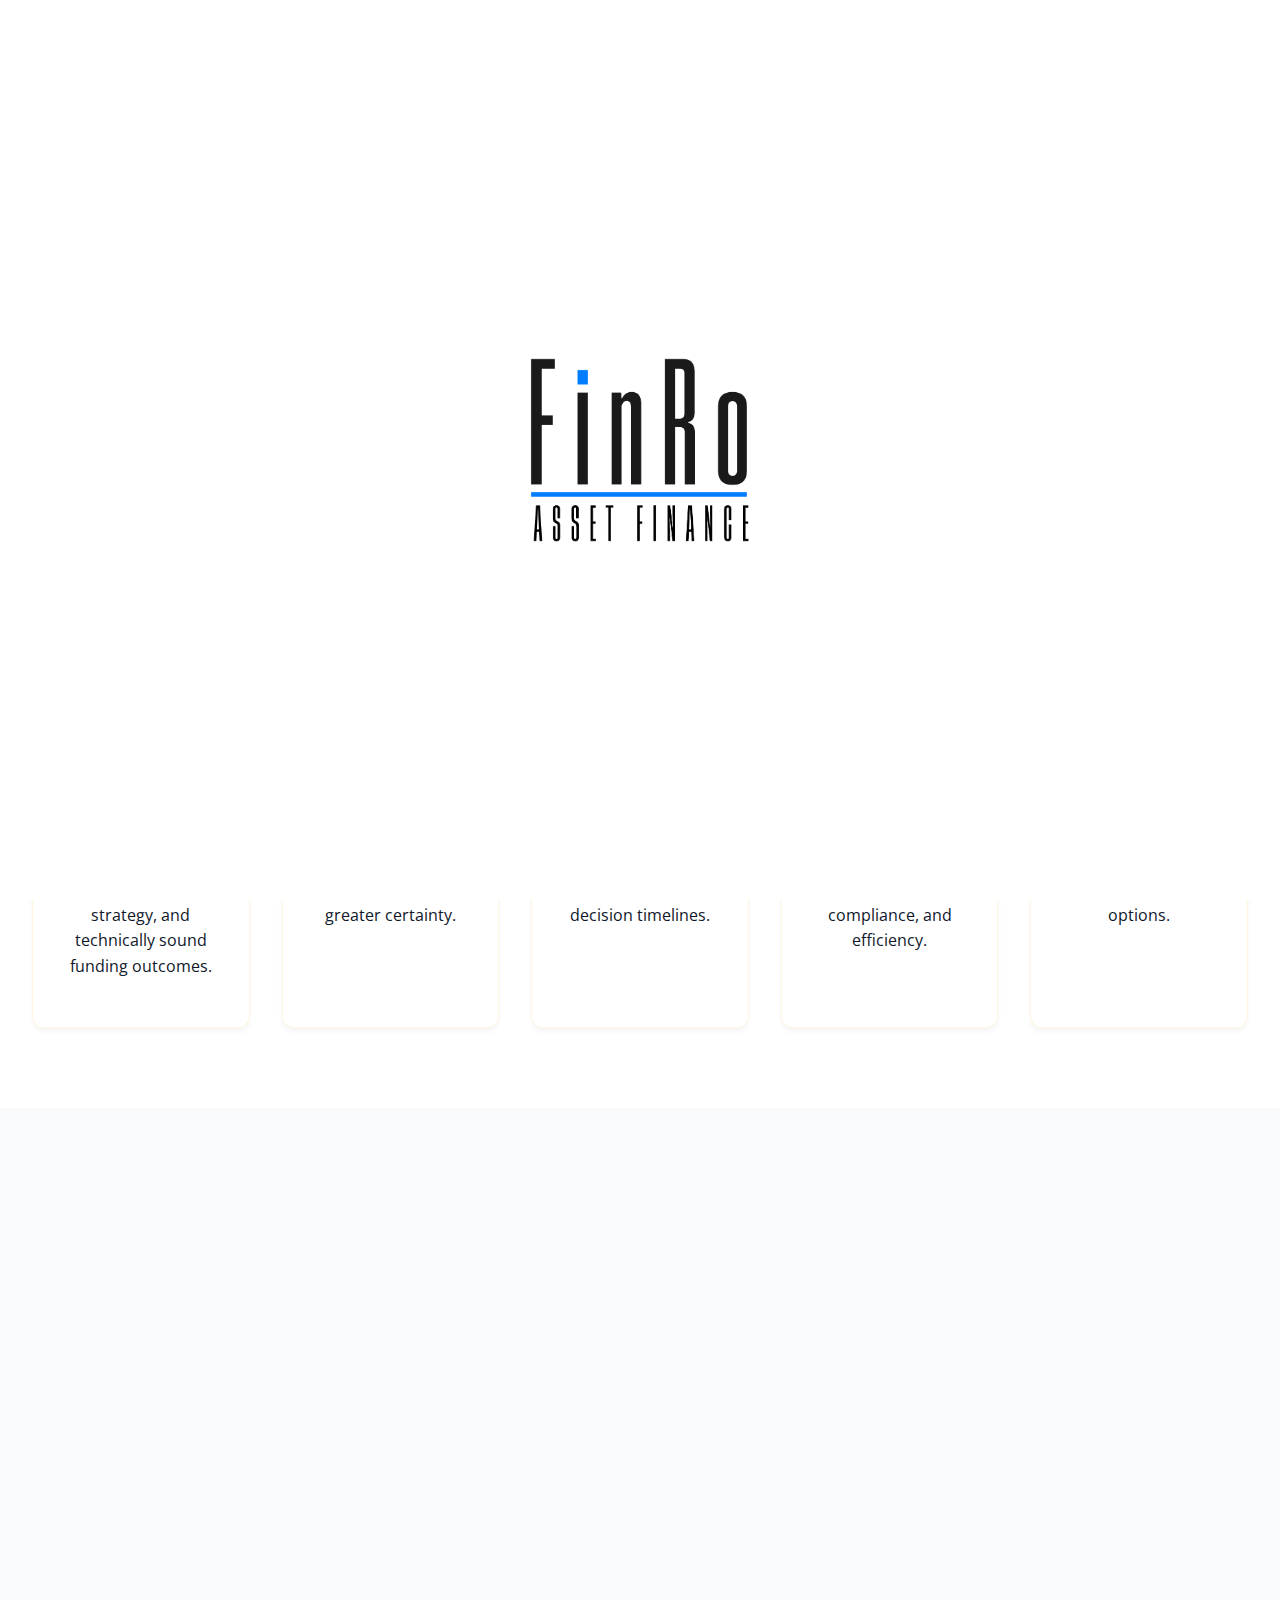
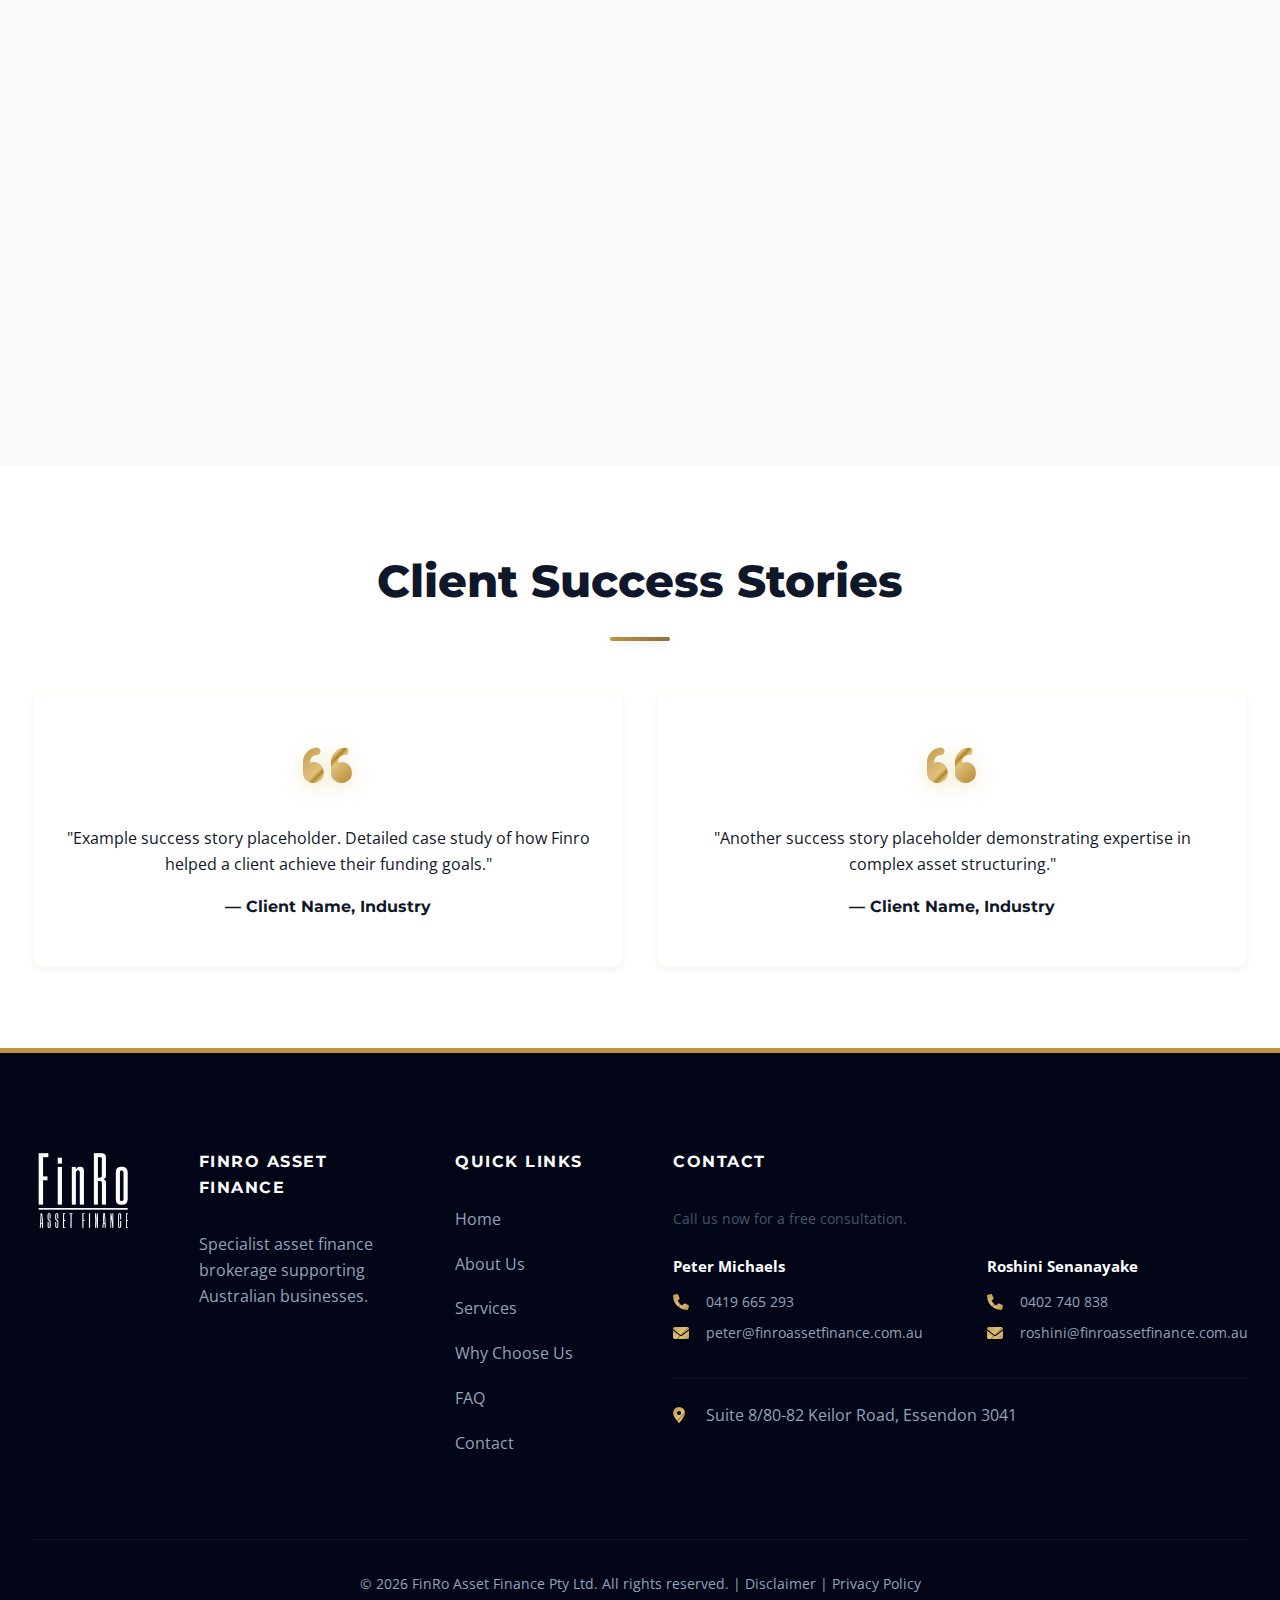
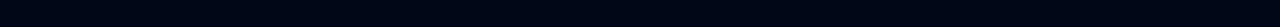
<file: why-choose-us.html>
<!DOCTYPE html>
<html lang="en">

<head>
    <meta charset="UTF-8">
    <meta name="viewport" content="width=device-width, initial-scale=1.0">
    <title>Why Choose Us - FinRo Asset Finance</title>
    <link rel="stylesheet" href="styles.css">
    <link rel="stylesheet" href="https://cdnjs.cloudflare.com/ajax/libs/font-awesome/6.0.0/css/all.min.css">
</head>

<body>
    <!-- Page Loader -->
    <div id="loader">
        <div class="loader-logo">
            <img src="FinRo Asset Finance.png" alt="FinRo Loader">
        </div>
    </div>

    <!-- Header -->
    <header class="header-premium">
        <div class="nav-container-flat">
            <div class="header-left">
                <a href="index.html" class="logo">
                    <img src="FinRo Asset Finance.png" alt="FinRo Asset Finance">
                </a>
            </div>

            <nav id="main-nav">
                <ul class="nav-links">
                    <li><a href="index.html">Home</a></li>
                    <li><a href="about.html">About Us</a></li>
                    <li><a href="services.html">Services</a></li>
                    <li><a href="why-choose-us.html" class="active">Why Choose Us</a></li>
                    <li><a href="faq.html">FAQ</a></li>
                    <li><a href="contact.html">Contact</a></li>
                </ul>
            </nav>

            <div class="header-right">
                <a href="contact.html" class="btn btn-premium-cta desktop-only">
                    REQUEST QUOTE
                </a>
                <button class="hamburger" id="hamburger" aria-label="Toggle menu">
                    <span></span>
                    <span></span>
                    <span></span>
                </button>
            </div>
        </div>
    </header>

    <!-- Mobile Nav Overlay -->
    <div class="mobile-nav-overlay" id="mobileNavOverlay">
        <button class="mobile-nav-close" id="mobileNavClose" aria-label="Close menu">
            <i class="fas fa-times"></i>
        </button>
        <ul class="mobile-nav-links">
            <li><a href="index.html">Home</a></li>
            <li><a href="about.html">About Us</a></li>
            <li><a href="services.html">Services</a></li>
            <li><a href="why-choose-us.html" class="active">Why Choose Us</a></li>
            <li><a href="faq.html">FAQ</a></li>
            <li><a href="contact.html">Contact</a></li>
        </ul>
        <a href="contact.html" class="btn btn-primary" style="margin-top:2rem;">GET A QUOTE</a>
    </div>

    <!-- Page Header -->
    <section class="hero-premium hero-premium-sub">
        <div class="hero-premium-bg" style="background-image: url('hero_why.webp');"></div>
        <div class="hero-premium-container">
            <div class="hero-premium-content">
                <h1 class="hero-premium-title">
                    Why <span class="serif-gold">Choose</span> Us
                </h1>
            </div>
        </div>
    </section>

    <!-- Key Points Section -->
    <section class="section">
        <div class="container">
            <div class="features-grid grid-5-desktop">
                <!-- 1 -->
                <div class="feature-card">
                    <div class="card-number"
                        style="font-size: 3rem; font-weight: 800; opacity: 0.1; position: absolute; top: 1rem; right: 1.5rem;">
                        01</div>
                    <i class="fas fa-microscope feature-icon"></i>
                    <h3>Depth of Expertise</h3>
                    <p>Decades of combined banking and brokerage experience delivering disciplined structuring, informed
                        credit strategy, and technically sound funding outcomes.</p>
                </div>
                <!-- 2 -->
                <div class="feature-card">
                    <div class="card-number"
                        style="font-size: 3rem; font-weight: 800; opacity: 0.1; position: absolute; top: 1rem; right: 1.5rem;">
                        02</div>
                    <i class="fas fa-bolt feature-icon"></i>
                    <h3>Efficient Execution</h3>
                    <p>Rigorous lender alignment, high-quality credit packaging, and proactive management driving faster
                        approvals and greater certainty.</p>
                </div>
                <!-- 3 -->
                <div class="feature-card">
                    <div class="card-number"
                        style="font-size: 3rem; font-weight: 800; opacity: 0.1; position: absolute; top: 1rem; right: 1.5rem;">
                        03</div>
                    <i class="fas fa-user-tie feature-icon"></i>
                    <h3>Client-Centric Model</h3>
                    <p>Tailored engagement, transparent communication, and structured milestones aligned to your
                        operating environment and decision timelines.</p>
                </div>
                <!-- 4 -->
                <div class="feature-card">
                    <div class="card-number"
                        style="font-size: 3rem; font-weight: 800; opacity: 0.1; position: absolute; top: 1rem; right: 1.5rem;">
                        04</div>
                    <i class="fas fa-check-double feature-icon"></i>
                    <h3>Full Management</h3>
                    <p>Complete management of credit submission, lender engagement, documentation, and settlement to
                        ensure accuracy, compliance, and efficiency.</p>
                </div>
                <!-- 5 -->
                <div class="feature-card">
                    <div class="card-number"
                        style="font-size: 3rem; font-weight: 800; opacity: 0.1; position: absolute; top: 1rem; right: 1.5rem;">
                        05</div>
                    <i class="fas fa-network-wired feature-icon"></i>
                    <h3>Lender Markets</h3>
                    <p>Established relationships with major banks and specialist lenders delivering competitive pricing,
                        flexible structures, and diverse credit options.</p>
                </div>
            </div>
        </div>
    </section>

    <!-- Lender Logos Section -->
    <section id="lender-panel" class="section background-light">
        <div class="container reveal-on-scroll">
            <h2 class="section-title">Our Lender Panel</h2>
            <div class="lender-grid">
                <div class="lender-item"><img src="images/lenders/AMMF.png" alt="AMMF"></div>
                <div class="lender-item"><img src="images/lenders/Affordable Car Loan.png" alt="Affordable Car Loan">
                </div>
                <div class="lender-item"><img src="images/lenders/Alex.bank.png" alt="Alex Bank"></div>
                <div class="lender-item"><img src="images/lenders/Azora.png" alt="Azora"></div>
                <div class="lender-item"><img src="images/lenders/BOQ.png" alt="BOQ"></div>
                <div class="lender-item"><img src="images/lenders/Banjo.png" alt="Banjo"></div>
                <div class="lender-item"><img src="images/lenders/Bizcap.png" alt="Bizcap"></div>
                <div class="lender-item"><img src="images/lenders/Capital Finance.png" alt="Capital Finance"></div>
                <div class="lender-item"><img src="images/lenders/Dynamoney.png" alt="Dynamoney"></div>
                <div class="lender-item"><img src="images/lenders/Early Pay.png" alt="Early Pay"></div>
                <div class="lender-item"><img src="images/lenders/Finance One.png" alt="Finance One"></div>
                <div class="lender-item"><img src="images/lenders/Flexi Commercial.png" alt="Flexi Commercial"></div>
                <div class="lender-item"><img src="images/lenders/Judo Bank.png" alt="Judo Bank"></div>
                <div class="lender-item"><img src="images/lenders/Latitude.png" alt="Latitude"></div>
                <div class="lender-item"><img src="images/lenders/Medfin Finance.png" alt="Medfin Finance"></div>
                <div class="lender-item"><img src="images/lenders/Metro.png" alt="Metro"></div>
                <div class="lender-item"><img src="images/lenders/Money Place.png" alt="Money Place"></div>
                <div class="lender-item"><img src="images/lenders/Moula.png" alt="Moula"></div>
                <div class="lender-item"><img src="images/lenders/Now Finance.png" alt="Now Finance"></div>
                <div class="lender-item"><img src="images/lenders/Ondeck.png" alt="Ondeck"></div>
                <div class="lender-item"><img src="images/lenders/Pepper Money.png" alt="Pepper Money"></div>
                <div class="lender-item"><img src="images/lenders/Prospa.png" alt="Prospa"></div>
                <div class="lender-item"><img src="images/lenders/Resimac Asset Finance.png" alt="Resimac"></div>
                <div class="lender-item"><img src="images/lenders/ScotPac Business Finance.png" alt="ScotPac"></div>
                <div class="lender-item"><img src="images/lenders/Shift.png" alt="Shift"></div>
                <div class="lender-item"><img src="images/lenders/SocietyOne.png" alt="SocietyOne"></div>
                <div class="lender-item"><img src="images/lenders/Westpac.png" alt="Westpac"></div>
                <div class="lender-item"><img src="images/lenders/Wisr.png" alt="Wisr"></div>
                <div class="lender-item"><img src="images/lenders/mplace.png" alt="mplace"></div>
            </div>
            <p class="center" style="margin-top: 2rem;">Access to 40+ specialist lenders.</p>
        </div>
    </section>

    <!-- Success Stories Section -->
    <section class="section">
        <div class="container">
            <h2 class="section-title">Client Success Stories</h2>
            <div class="features-grid">
                <div class="feature-card">
                    <i class="fas fa-quote-left feature-icon"></i>
                    <p>"Example success story placeholder. Detailed case study of how Finro helped a client achieve
                        their funding goals."</p>
                    <h4 style="margin-top: 1rem;">— Client Name, Industry</h4>
                </div>
                <div class="feature-card">
                    <i class="fas fa-quote-left feature-icon"></i>
                    <p>"Another success story placeholder demonstrating expertise in complex asset structuring."</p>
                    <h4 style="margin-top: 1rem;">— Client Name, Industry</h4>
                </div>
            </div>
        </div>
    </section>

    <!-- Footer -->
    <footer>
        <div class="container">
            <div class="footer-content">
                <div class="footer-col">
                    <a href="index.html">
                        <img src="FinRo Asset Finance.png" alt="FinRo Asset Finance" class="footer-logo">
                    </a>
                </div>
                <div class="footer-col">
                    <h4>FinRo Asset Finance</h4>
                    <p>Specialist asset finance brokerage supporting Australian businesses.</p>
                </div>
                <div class="footer-col">
                    <h4>Quick Links</h4>
                    <ul class="footer-links">
                        <li><a href="index.html">Home</a></li>
                        <li><a href="about.html">About Us</a></li>
                        <li><a href="services.html">Services</a></li>
                        <li><a href="why-choose-us.html">Why Choose Us</a></li>
                        <li><a href="faq.html">FAQ</a></li>
                        <li><a href="contact.html">Contact</a></li>
                    </ul>
                </div>
                <div class="footer-col">
                    <h4>Contact</h4>
                    <p style="font-size: 0.9rem; margin-bottom: 1rem; color: var(--text-muted);">Call us now for a free
                        consultation.</p>
                    <div class="footer-contact-grid">
                        <div class="footer-contact-member">
                            <h5>Peter Michaels</h5>
                            <ul class="footer-links">
                                <li><i class="fas fa-phone"></i> 0419 665 293</li>
                                <li><i class="fas fa-envelope"></i> peter@finroassetfinance.com.au</li>
                            </ul>
                        </div>
                        <div class="footer-contact-member">
                            <h5>Roshini Senanayake</h5>
                            <ul class="footer-links">
                                <li><i class="fas fa-phone"></i> 0402 740 838</li>
                                <li><i class="fas fa-envelope"></i> roshini@finroassetfinance.com.au</li>
                            </ul>
                        </div>
                    </div>
                    <ul class="footer-links"
                        style="margin-top: 1.5rem; border-top: 1px solid rgba(255,255,255,0.05); padding-top: 1.5rem;">
                        <li><i class="fas fa-map-marker-alt"></i> Suite 8/80-82 Keilor Road, Essendon 3041</li>
                    </ul>
                </div>
            </div>
            <div class="copyright">
                <p>&copy; 2026 FinRo Asset Finance Pty Ltd. All rights reserved. | <a
                        href="disclaimer.html">Disclaimer</a> | <a href="about.html#privacy">Privacy Policy</a></p>
            </div>
        </div>
    </footer>

    <script src="script.js"></script>
</body>

</html>
</file>
<file: styles.css>
@import url('https://fonts.googleapis.com/css2?family=Montserrat:wght@300;400;500;600;700;800&family=Open+Sans:wght@400;600;700&family=Playfair+Display:ital,wght@0,400;0,700;1,400&display=swap');

:root {
    /* Main Theme Colors */
    --primary-color: #0F172A;
    /* Deep Navy */
    --secondary-color: #94A3B8;
    /* Sleek Silver/Slate */
    --accent-color: #BF953F;
    /* Premium Gold */
    --accent-light: #DFC07D;
    /* Antique Gold */
    --accent-dark: #8A6D3B;
    /* Bronze Gold */
    --background-white: #ffffff;
    --background-light: #F8FAFC;
    --text-dark: #0F172A;
    --text-muted: #475569;

    /* Reference Specific Colors */
    --gold-text: #c5a044;
    --header-bg: #fffcf8;

    /* Gradients */
    --silver-gradient: linear-gradient(135deg, #94A3B8 0%, #64748B 100%);
    --accent-gradient: linear-gradient(135deg, #BF953F 0%, #8A6D3B 100%);
    --gold-gradient: linear-gradient(135deg, #BF953F 0%, #DFC07D 45%, #B38728 50%, #DFC07D 55%, #AA771C 100%);
    --dark-gradient: linear-gradient(135deg, #1E293B 0%, #0F172A 100%);

    /* Layout */
    --nav-height: 90px;
    --container-width: 1400px;
    --border-radius: 12px;

    /* Fonts */
    --font-heading: 'Montserrat', sans-serif;
    --font-serif: 'Playfair Display', serif;
    --font-body: 'Open Sans', sans-serif;

    /* Shadows */
    --shadow-sm: 0 4px 6px -1px rgba(15, 23, 42, 0.05);
    --shadow-md: 0 10px 15px -3px rgba(15, 23, 42, 0.1);
    --shadow-lg: 0 20px 25px -5px rgba(15, 23, 42, 0.1);
    --shadow-accent: 0 10px 20px rgba(191, 149, 63, 0.2);
}

/* 1. Reset & Base */
* {
    margin: 0;
    padding: 0;
    box-sizing: border-box;
    scroll-behavior: smooth;
}

body {
    font-family: var(--font-body);
    color: var(--text-dark);
    background: var(--background-white);
    line-height: 1.6;
    overflow-x: hidden;
    -webkit-font-smoothing: antialiased;
}

a {
    text-decoration: none;
    color: inherit;
    transition: 0.3s;
}

ul {
    list-style: none;
}

img {
    max-width: 100%;
    display: block;
}

h1,
h2,
h3,
h4 {
    font-family: var(--font-heading);
    color: var(--primary-color);
}

.container {
    max-width: var(--container-width);
    margin: 0 auto;
    padding: 0 2rem;
}

.container-expanded {
    max-width: 1600px;
}

.section {
    padding: 5rem 0;
}

.section-title {
    text-align: center;
    margin-bottom: 3rem;
    font-size: 2.8rem;
    font-weight: 800;
    position: relative;
    padding-bottom: 1.5rem;
}

.section-title::after {
    content: '';
    position: absolute;
    bottom: 0;
    left: 50%;
    transform: translateX(-50%);
    width: 60px;
    height: 4px;
    background: var(--accent-gradient);
    border-radius: 2px;
    box-shadow: 0 2px 10px rgba(148, 163, 184, 0.3);
}

.section-subtitle {
    text-align: center;
    max-width: 700px;
    margin: 0 auto 3rem;
    color: var(--text-muted);
    font-size: 1.1rem;
}

.service-category {
    margin-bottom: 5rem;
}

.service-category:last-child {
    margin-bottom: 2rem;
}

/* Utility Classes */
.background-light {
    background-color: var(--background-light);
    background-image: radial-gradient(#cbd5e1 0.5px, transparent 0.5px);
    background-size: 24px 24px;
    background-attachment: fixed;
}

.background-dark {
    background-color: var(--primary-color);
    color: white;
}

.background-dark h2,
.background-dark p {
    color: white;
}

.text-center-max-800 {
    max-width: 800px;
    margin: 0 auto;
    text-align: center;
}

.about-intro-card {
    background: #fff;
    padding: 3rem;
    border-radius: 24px;
    box-shadow: 0 20px 40px rgba(15, 23, 42, 0.05);
    border: 1px solid rgba(148, 163, 184, 0.1);
    position: relative;
}

.about-intro-card p {
    margin-bottom: 1.5rem;
}

.about-intro-card p:last-child {
    margin-bottom: 0;
    font-weight: 700;
    color: var(--primary-color);
    padding-top: 1rem;
    border-top: 1px solid #f1f5f9;
}

.center {
    text-align: center;
}

.section-actions {
    margin-top: 4rem;
}

/* 2. Page Loader */
#loader {
    position: fixed;
    top: 0;
    left: 0;
    width: 100%;
    height: 100%;
    background: white;
    z-index: 9999;
    display: flex;
    justify-content: center;
    align-items: center;
    transition: 0.5s;
}

#loader.hidden {
    opacity: 0;
    pointer-events: none;
}

.loader-logo {
    width: 250px;
    animation: pulse 2s infinite ease-in-out;
}

@keyframes pulse {

    0%,
    100% {
        transform: scale(1);
        opacity: 1;
    }

    50% {
        transform: scale(1.05);
        opacity: 0.8;
    }
}

/* 3. Header & Pill Navigation */
/* 3. Header & Navigation (Premium Reference Style) */
.header-premium {
    position: fixed;
    top: 0;
    left: 0;
    width: 100%;
    height: var(--nav-height);
    background: white;
    z-index: 1000;
    display: flex;
    align-items: center;
    transition: all 0.4s cubic-bezier(0.4, 0, 0.2, 1);
    box-shadow: 0 5px 25px rgba(0, 0, 0, 0.05);
    border-bottom: 1px solid rgba(0, 0, 0, 0.05);
}

.header-premium.scrolled {
    height: 80px;
    box-shadow: 0 5px 25px rgba(0, 0, 0, 0.1);
}

.header-premium .nav-links a {
    color: var(--primary-color);
    transition: color 0.3s ease;
}

.header-premium .nav-links a:hover,
.header-premium .nav-links a.active {
    color: var(--accent-color);
}

.header-premium .logo img {
    height: 60px;
    transition: all 0.4s ease;
}

.header-premium.nav-hidden {
    transform: translateY(-100%);
}

.nav-container-flat {
    width: 100%;
    max-width: var(--container-width);
    margin: 0 auto;
    display: flex;
    justify-content: space-between;
    align-items: center;
    padding: 0 4rem;
}

.header-left .logo img {
    height: 60px;
}

.btn-premium-cta {
    background: var(--silver-gradient);
    color: #ffffff;
    padding: 1rem 2.5rem !important;
    border-radius: 4px !important;
    font-weight: 700;
    font-size: 0.9rem !important;
    letter-spacing: 1px;
    box-shadow: 0 4px 15px rgba(100, 116, 139, 0.2);
    transition: all 0.3s ease;
}

.btn-premium-cta:hover {
    transform: translateY(-2px);
    box-shadow: 0 6px 20px rgba(100, 116, 139, 0.3);
}

.header-left .logo img {
    height: 70px;
}

.nav-links {
    display: flex;
    gap: 2.5rem;
}

.nav-links a {
    font-size: 0.95rem;
    font-weight: 700;
    text-transform: uppercase;
    color: var(--primary-color);
    position: relative;
}

.nav-links a:hover,
.nav-links a.active {
    color: var(--accent-color);
}

.nav-links a.active::after {
    content: '';
    position: absolute;
    width: 100%;
    height: 3px;
    background: var(--accent-color);
    bottom: -10px;
    left: 0;
    border-radius: 10px;
}

/* 4. Buttons */
.btn {
    display: inline-flex;
    align-items: center;
    justify-content: center;
    gap: 0.8rem;
    padding: 1rem 2.5rem;
    border-radius: 50px;
    font-weight: 700;
    text-transform: uppercase;
    font-size: 0.85rem;
    letter-spacing: 1px;
    cursor: pointer;
    transition: 0.3s;
    border: 1px solid rgba(0, 0, 0, 0.3);
}

.btn-primary {
    background: var(--silver-gradient);
    color: #ffffff;
    box-shadow: 0 10px 20px rgba(148, 163, 184, 0.2);
}

.btn-primary:hover {
    transform: translateY(-3px);
    box-shadow: 0 15px 35px rgba(148, 163, 184, 0.4);
}

.btn-secondary {
    background: var(--background-white);
    color: var(--text-dark);
    border: 1px solid var(--secondary-color);
}

.btn-secondary:hover {
    background: var(--background-light);
    transform: translateY(-2px);
    box-shadow: var(--shadow-md);
}

.btn-quote {
    background: var(--silver-gradient);
    color: #ffffff;
    padding: 0.8rem 1.8rem;
    border-radius: 50px;
    font-size: 0.85rem;
    font-weight: 800;
    border: 1px solid rgba(255, 255, 255, 0.2);
    box-shadow: var(--shadow-sm);
}

.btn-quote:hover {
    transform: scale(1.05);
    box-shadow: 0 8px 15px rgba(100, 116, 139, 0.3);
}

/* 5. Hero Section (Base for internal pages) */
/* 5. Minimalist Hero (Architectural Style) */
/* 5. Professional Full-Background Hero Section (Home Page) */
.hero-full-bg {
    position: relative;
    padding-top: var(--nav-height);
    background: #ffffff;
    overflow: hidden;
    min-height: 100vh;
    display: flex;
    align-items: center;
}

.hero-bg-image {
    position: absolute;
    top: 0;
    left: 0;
    width: 100%;
    height: 100%;
    background-size: cover;
    background-position: 95% 15%;
    z-index: 1;
    transform-origin: 95% 15%;
    animation: zoomOutEffect 20s infinite alternate linear;
}

@keyframes zoomOutEffect {
    from {
        transform: scale(1.1);
    }

    to {
        transform: scale(1);
    }
}

.hero-overlay-soft {
    position: absolute;
    inset: 0;
    background: linear-gradient(90deg,
            rgba(255, 255, 255, 0.98) 0%,
            rgba(255, 255, 255, 0.9) 25%,
            rgba(255, 255, 255, 0.4) 50%,
            rgba(255, 255, 255, 0) 100%);
    z-index: 2;
}

.hero-full-container {
    position: relative;
    z-index: 10;
    max-width: var(--container-width);
    margin: 0 auto;
    padding: 0 4rem;
    width: 100%;
}

.hero-full-content {
    max-width: 750px;
    padding: 4rem 0;
}

.hero-eyebrow {
    display: block;
    font-size: 0.95rem;
    font-weight: 700;
    text-transform: uppercase;
    letter-spacing: 2.5px;
    color: var(--secondary-color);
    margin-bottom: 2rem;
    animation: fadeInUp 0.6s ease-out;
}

.hero-full-title {
    font-size: 5rem;
    color: var(--primary-color);
    line-height: 1.1;
    margin-bottom: 2.5rem;
    font-family: var(--font-heading);
    animation: fadeInUp 0.8s ease-out;
}

.hero-full-title span {
    font-family: var(--font-serif);
    font-style: italic;
    font-weight: 400;
    color: var(--primary-color);
    opacity: 0.85;
}

.hero-full-description {
    font-size: 1.3rem;
    color: var(--text-muted);
    line-height: 1.8;
    margin-bottom: 4rem;
    max-width: 600px;
    animation: fadeInUp 1s ease-out;
}

.hero-full-actions {
    display: flex;
    align-items: center;
    gap: 3.5rem;
    animation: fadeInUp 1.2s ease-out;
}

/* Rounded Premium Buttons */
.btn-premium-gold-rounded {
    background: var(--accent-gradient);
    color: #fff;
    padding: 1.3rem 4rem;
    border-radius: 60px;
    font-weight: 700;
    font-size: 1.15rem;
    box-shadow: 0 15px 35px rgba(181, 144, 63, 0.35);
    transition: all 0.5s cubic-bezier(0.165, 0.84, 0.44, 1);
    display: inline-block;
}

.btn-premium-gold-rounded:hover {
    transform: translateY(-8px) scale(1.02);
    box-shadow: 0 20px 50px rgba(181, 144, 63, 0.45);
    filter: brightness(1.1);
}

.hero-video-link {
    display: flex;
    align-items: center;
    gap: 1.2rem;
    font-weight: 700;
    color: var(--primary-color);
    font-size: 1.15rem;
    transition: all 0.3s ease;
}

.hero-video-link .play-icon {
    width: 65px;
    height: 65px;
    border-radius: 50%;
    background: #fff;
    display: flex;
    align-items: center;
    justify-content: center;
    color: var(--accent-color);
    box-shadow: 0 10px 30px rgba(0, 0, 0, 0.1);
    border: 1px solid rgba(0, 0, 0, 0.05);
    transition: all 0.4s ease;
    padding-left: 5px;
}

.hero-video-link:hover {
    color: var(--accent-color);
}

.hero-video-link:hover .play-icon {
    transform: scale(1.15) rotate(15deg);
    background: var(--accent-color);
    color: #fff;
    box-shadow: 0 15px 40px rgba(181, 144, 63, 0.4);
}

/* Sub-page Hero Variant */
/* Base for all Premium Hero variations (Mainly sub-pages now) */
.hero-premium {
    position: relative;
    padding-top: var(--nav-height);
    background: var(--primary-color);
    overflow: hidden;
    color: white;
}

.hero-premium-bg {
    position: absolute;
    top: 0;
    left: 0;
    width: 100%;
    height: 100%;
    background-size: cover;
    background-position: center;
    z-index: 1;
}

.hero-premium-bg::after {
    content: '';
    position: absolute;
    top: 0;
    left: 0;
    width: 100%;
    height: 100%;
    background: linear-gradient(135deg, rgba(15, 23, 42, 0.9) 0%, rgba(15, 23, 42, 0.7) 100%);
    z-index: 2;
}

.hero-premium-container {
    position: relative;
    z-index: 10;
    max-width: var(--container-width);
    margin: 0 auto;
    padding: 0 2rem;
    display: flex;
    align-items: center;
}

.hero-premium-content {
    max-width: 800px;
}

.hero-premium-title {
    font-size: 4rem;
    font-weight: 800;
    line-height: 1.1;
    margin-bottom: 1.5rem;
    color: #ffffff;
    animation: fadeInUp 0.8s ease-out;
}

.hero-premium-description {
    font-size: 1.2rem;
    opacity: 0.9;
    margin-bottom: 2rem;
    color: #ffffff;
    animation: fadeInUp 1s ease-out;
}

.serif-gold {
    font-family: var(--font-serif);
    color: #ffffff;
    font-style: italic;
}

/* Sub-page Variant (Restored for About, Services, etc.) */
.hero-premium-sub {
    min-height: 45vh;
    display: flex;
    align-items: center;
    justify-content: center;
    text-align: center;
}

.hero-premium-sub .hero-premium-container {
    justify-content: center;
}

.hero-premium-sub .hero-premium-content {
    max-width: 900px;
    margin: 0 auto;
}

.hero-premium-sub .hero-premium-bg::after {
    background: rgba(15, 23, 42, 0.75);
    /* Slightly lighter for readability */
}

.hero-premium-sub .hero-premium-title {
    font-size: 3.5rem;
    margin-bottom: 0.5rem;
}

.hero-premium-actions {
    display: flex;
    gap: 1.5rem;
    margin-bottom: 5rem;
}

.btn-premium-gold {
    background: var(--silver-gradient);
    color: white;
    padding: 1.2rem 3rem;
    border-radius: 4px;
    font-weight: 700;
    text-transform: uppercase;
    font-size: 0.95rem;
    letter-spacing: 1px;
    box-shadow: 0 4px 15px rgba(100, 116, 139, 0.2);
}

.btn-premium-outline {
    background: transparent;
    color: #333;
    padding: 1.2rem 3rem;
    border-radius: 4px;
    border: 1px solid #ccc;
    font-weight: 700;
    text-transform: uppercase;
    font-size: 0.95rem;
    letter-spacing: 1px;
    display: flex;
    align-items: center;
    gap: 0.8rem;
}

/* Stats Row */
.hero-stats-row {
    display: flex;
    gap: 6rem;
    border-top: 1px solid #eee;
    padding-top: 2.5rem;
}

.stat-item h3 {
    font-size: 2.5rem;
    font-weight: 700;
    color: #1a1a1a;
    margin-bottom: 0.3rem;
    font-family: var(--font-heading);
}

.stat-item p {
    font-size: 0.9rem;
    color: #777;
    text-transform: uppercase;
    letter-spacing: 1.5px;
    font-weight: 600;
}

/* Floating WhatsApp Button */
.whatsapp-float {
    position: fixed;
    bottom: 30px;
    right: 30px;
    width: 65px;
    height: 65px;
    background-color: #25d366;
    color: #fff;
    border-radius: 50px;
    text-align: center;
    font-size: 35px;
    box-shadow: 2px 2px 15px rgba(0, 0, 0, 0.2);
    z-index: 9999;
    display: flex;
    align-items: center;
    justify-content: center;
    transition: all 0.3s ease;
}

.whatsapp-float:hover {
    transform: scale(1.1);
    background-color: #20b355;
}

.text-gold {
    background: var(--gold-gradient);
    -webkit-background-clip: text;
    background-clip: text;
    -webkit-text-fill-color: transparent;
    color: transparent;
}

.badge-text span {
    display: block;
    font-size: 0.75rem;
    opacity: 0.7;
}

.badge-text strong {
    font-size: 1rem;
    font-weight: 700;
}

.badge-heart-rate {
    position: absolute;
    top: 20%;
    right: 0;
    background: rgba(255, 255, 255, 0.1);
    backdrop-filter: blur(10px);
    -webkit-backdrop-filter: blur(10px);
    padding: 0.8rem 1.2rem;
    border-radius: 15px;
    color: white;
    font-size: 0.85rem;
    font-weight: 700;
    display: flex;
    align-items: center;
    gap: 0.5rem;
    z-index: 10;
}

.badge-heart-rate i {
    color: #ff5252;
}

.pulse-line {
    width: 60px;
    height: 20px;
    background: url('data:image/svg+xml;utf8,<svg xmlns="http://www.w3.org/2000/svg" viewBox="0 0 100 40"><path d="M0 20 L20 20 L30 10 L40 30 L50 10 L60 30 L70 20 L100 20" fill="none" stroke="%23ff5252" stroke-width="2"/></svg>');
    background-size: contain;
    background-repeat: no-repeat;
}

.text-gold {
    background: var(--gold-gradient);
    -webkit-background-clip: text;
    background-clip: text;
    -webkit-text-fill-color: transparent;
}

/* Hero Image Slider */
.hero-image-slider {
    position: absolute;
    top: 0;
    left: 0;
    width: 100%;
    height: 100%;
    z-index: 0;
}

.hero-image-slider .slide {
    position: absolute;
    top: 0;
    left: 0;
    width: 100%;
    height: 100%;
    background-size: cover;
    background-position: center;
    opacity: 0;
    filter: brightness(0.9) contrast(1.05);
    transition: opacity 1.5s ease-in-out;
}

.hero-image-slider .slide.active {
    opacity: 1;
}

.hero-overlay {
    position: absolute;
    top: 0;
    left: 0;
    width: 100%;
    height: 100%;
    background: linear-gradient(to right, #ffffff 0%, #ffffff 15%, rgba(255, 255, 255, 0.8) 35%, rgba(255, 255, 255, 0) 65%);
    z-index: 1;
}

.hero-visual {
    flex: 0.8;
    display: flex;
    justify-content: center;
}

.hero-logo-large {
    max-width: 400px;
    filter: drop-shadow(0 0 30px rgba(255, 193, 7, 0.2));
    animation: float 6s infinite ease-in-out;
}

@keyframes float {

    0%,
    100% {
        transform: translateY(0);
    }

    50% {
        transform: translateY(-20px);
    }
}

/* 6. Cards & Grids */
.features-grid {
    display: grid;
    grid-template-columns: repeat(auto-fit, minmax(300px, 1fr));
    gap: 2rem;
}

@media (min-width: 1200px) {
    .grid-5-desktop {
        grid-template-columns: repeat(5, 1fr) !important;
    }
}

.feature-card {
    background: white;
    padding: 3rem 2rem;
    border-radius: var(--border-radius);
    box-shadow: var(--shadow-sm);
    border: 1px solid rgba(255, 236, 179, 0.4);
    transition: 0.4s;
    text-align: center;
    position: relative;
    /* Fixed: numbering will now be relative to card */
}

.feature-card:hover {
    transform: translateY(-10px);
    box-shadow: 0 20px 40px rgba(15, 23, 42, 0.1);
    border-color: var(--accent-color);
}

.feature-icon {
    font-size: 3.5rem;
    margin-bottom: 2rem;
    display: inline-block;
    background: var(--gold-gradient);
    -webkit-background-clip: text;
    background-clip: text;
    -webkit-text-fill-color: transparent;
    filter: drop-shadow(0 4px 10px rgba(184, 134, 11, 0.2));
}

.feature-card h3 {
    margin-bottom: 1rem;
}

/* News / Offer Cards */
.offer-banner {
    background: #ffffff;
    color: var(--text-dark);
    border-radius: 60px 24px 24px 60px;
    /* Deep curve on the left side as requested */
    position: relative;
    overflow: hidden;
    box-shadow: 0 30px 60px rgba(0, 0, 0, 0.05);
    border: 1px solid rgba(0, 0, 0, 0.05);
    display: flex;
    align-items: stretch;
    gap: 0;
    padding: 0;
    transition: all 0.5s cubic-bezier(0.4, 0, 0.2, 1);
    height: 100%;
}

.offer-content {
    flex: 1.2;
    padding: 4.5rem 6rem 4.5rem 4.5rem;
    /* Increased right padding for curve overlap */
    text-align: left;
    z-index: 2;
    background: rgba(255, 255, 255, 0.85);
    backdrop-filter: blur(15px);
    -webkit-backdrop-filter: blur(15px);
    position: relative;
}

.offer-visual-frame {
    flex: 1;
    height: 100%;
    min-height: 400px;
    position: relative;
    margin-left: -80px;
    /* Deeper overlap for smoother curve */
    clip-path: ellipse(120% 100% at 120% 50%);
    /* Refined premium curve */
    overflow: hidden;
    /* Key: keeps animation inside the curved box */
    z-index: 1;
}

.offer-visual {
    width: 100%;
    height: 100%;
    background-size: cover;
    background-position: center;
    position: absolute;
    top: 0;
    left: 0;
    transform: scale(1);
    transition: transform 0.8s ease;
    will-change: transform;
}

.offer-visual::after {
    content: '';
    position: absolute;
    top: 0;
    left: 0;
    width: 100%;
    height: 100%;
    background: linear-gradient(to right, rgba(255, 255, 255, 0.1), transparent);
}

.offer-tag {
    background: var(--accent-gradient);
    /* Premium Gold */
    color: #fff;
    padding: 0.6rem 1.5rem;
    border-radius: 50px;
    font-weight: 800;
    margin-bottom: 2rem;
    display: inline-block;
    font-size: 0.85rem;
    text-transform: uppercase;
    letter-spacing: 2px;
    box-shadow: 0 4px 15px rgba(148, 163, 184, 0.4);
}

.offer-banner h2 {
    color: var(--text-dark);
    font-size: 2.8rem;
    font-weight: 800;
    margin-bottom: 1.5rem;
    line-height: 1.1;
    font-family: var(--font-heading);
}

.offer-banner p {
    color: var(--text-muted);
    font-size: 1.15rem;
    margin-bottom: 3rem;
    line-height: 1.6;
}

/* Carousel Core */
.offers-carousel-container {
    position: relative;
    margin-top: 2rem;
}

.offers-carousel {
    position: relative;
    height: 500px;
}

.offer-slide {
    position: absolute;
    top: 0;
    left: 0;
    width: 100%;
    height: 100%;
    opacity: 0;
    visibility: hidden;
    transition: all 0.8s cubic-bezier(0.4, 0, 0.2, 1);
    transform: scale(0.98);
}

.offer-slide.active {
    opacity: 1;
    visibility: visible;
    transform: scale(1);
    z-index: 5;
}

.offer-slide.active .offer-visual-frame .offer-visual {
    animation: zoomEffect 12s infinite alternate ease-in-out;
}

@keyframes zoomEffect {
    from {
        transform: scale(1);
    }

    to {
        transform: scale(1.1);
    }
}

.carousel-nav {
    display: flex;
    justify-content: center;
    gap: 1rem;
    margin-top: 2.5rem;
}

.carousel-dot {
    width: 12px;
    height: 12px;
    border-radius: 50%;
    background: #e2e8f0;
    border: none;
    cursor: pointer;
    transition: 0.3s;
    padding: 0;
}

.carousel-dot.active {
    background: var(--accent-color);
    width: 35px;
    border-radius: 10px;
}

@media (max-width: 992px) {
    .offers-carousel {
        height: auto;
    }

    .offer-slide {
        position: relative;
        display: none;
        height: auto;
    }

    .offer-slide.active {
        display: block;
    }

    .offer-banner {
        flex-direction: column;
        text-align: center;
    }

    .offer-content {
        padding: 3.5rem 2rem;
    }

    .offer-visual-frame {
        width: 100%;
        min-height: 300px;
        margin-left: 0;
        clip-path: inset(0 0 0 0 round 0 0 24px 24px);
        /* Mobile curvature at the bottom */
        order: -1;
    }

    .offer-visual {
        position: relative;
        height: 300px;
    }

    .offer-banner h2 {
        font-size: 2.2rem;
    }
}

/* 7. Service Menu - Integrated */
.service-menu-container {
    background: rgba(255, 255, 255, 0.98);
    backdrop-filter: blur(10px);
    border-radius: 24px;
    padding: 3rem;
    max-width: 1300px;
    margin: 1.5rem auto;
    border: 1px solid rgba(148, 163, 184, 0.15);
    box-shadow: var(--shadow-lg);
}

.service-menu-row {
    display: flex;
    padding: 3rem 0;
    border-bottom: 1px solid #f1f5f9;
    align-items: flex-start;
}

.service-menu-row:last-child {
    border-bottom: none;
    padding-bottom: 0;
}

.service-menu-row:first-child {
    padding-top: 0;
}

.service-menu-category {
    width: 300px;
    font-weight: 800;
    color: var(--primary-color);
    font-size: 1.2rem;
    text-transform: uppercase;
    letter-spacing: 1px;
}

.service-menu-grid {
    flex: 1;
    display: grid;
    grid-template-columns: repeat(auto-fill, minmax(280px, 1fr));
    gap: 1.5rem;
}

.service-link-item {
    display: flex;
    align-items: center;
    padding: 1.5rem;
    border-radius: 16px;
    background: #fff;
    border: 1px solid #e2e8f0;
    transition: 0.3s;
}

.service-link-item:hover {
    transform: translateX(10px);
    border-color: var(--accent-color);
    box-shadow: 0 10px 20px rgba(148, 163, 184, 0.1);
}

.service-link-item .link-icon {
    font-size: 1.8rem;
    margin-right: 1.2rem;
    width: 45px;
    text-align: center;
    background: var(--gold-gradient);
    -webkit-background-clip: text;
    background-clip: text;
    -webkit-text-fill-color: transparent;
    filter: drop-shadow(0 2px 5px rgba(184, 134, 11, 0.2));
}

.service-link-item span {
    font-weight: 700;
    flex: 1;
}

.cta-content {
    text-align: center;
    max-width: 800px;
    margin: 0 auto;
}

.cta-content h2 {
    font-size: 2.5rem;
    margin-bottom: 1rem;
}

.cta-content p {
    font-size: 1.2rem;
    margin-bottom: 2.5rem;
    opacity: 0.9;
}

.service-link-item .arrow-icon {
    opacity: 0;
    transition: 0.3s;
}

.service-link-item:hover .arrow-icon {
    opacity: 1;
    transform: translateX(5px);
    color: var(--accent-color);
}

/* 8. Process Section */
.process-section {
    max-width: 900px;
    margin: 0 auto;
    position: relative;
}

.process-section::before {
    content: '';
    position: absolute;
    left: 45px;
    top: 50px;
    bottom: 50px;
    width: 2px;
    background: var(--accent-gradient);
    opacity: 0.3;
}

.process-step {
    display: flex;
    gap: 3rem;
    margin-bottom: 2.5rem;
    position: relative;
    padding: 2.2rem 2.5rem;
    background: #fff;
    border-radius: 20px;
    transition: 0.4s cubic-bezier(0.4, 0, 0.2, 1);
    border: 1px solid rgba(148, 163, 184, 0.1);
}

.process-step:hover {
    transform: translateX(10px);
    box-shadow: 0 15px 30px rgba(15, 23, 42, 0.08);
    border-color: var(--accent-light);
}

.step-badge {
    width: 50px;
    height: 50px;
    background: var(--accent-gradient);
    color: var(--primary-color);
    display: flex;
    align-items: center;
    justify-content: center;
    border-radius: 12px;
    font-weight: 800;
    font-size: 1.2rem;
    z-index: 2;
    flex-shrink: 0;
    border: 2px solid rgba(255, 255, 255, 0.3);
    box-shadow: 0 5px 15px rgba(148, 163, 184, 0.2);
}

.step-content h3 {
    margin-bottom: 0.5rem;
}

/* 9. Footer */
footer {
    background: #020617;
    color: #94A3B8;
    padding: 6rem 0 2rem;
    border-top: 5px solid var(--accent-color);
}

.footer-content {
    display: grid;
    grid-template-columns: 0.8fr 1.5fr 1.2fr 2.5fr;
    gap: 4rem;
}

.footer-logo {
    max-height: 120px;
    filter: brightness(0) invert(1);
    margin-bottom: 2rem;
}

.footer-col h4 {
    color: white;
    margin-bottom: 2rem;
    text-transform: uppercase;
    letter-spacing: 1.5px;
}

.footer-links li {
    margin-bottom: 1.2rem;
    display: flex;
    gap: 0.8rem;
    align-items: center;
    white-space: nowrap;
}

.footer-links i {
    font-size: 1rem;
    background: var(--gold-gradient);
    -webkit-background-clip: text;
    background-clip: text;
    -webkit-text-fill-color: transparent;
    width: 20px;
}

.footer-contact-grid {
    display: grid;
    grid-template-columns: 1fr 1fr;
    gap: 4rem;
    margin-top: 1.5rem;
}

.footer-contact-member h5 {
    color: white;
    margin-bottom: 0.8rem;
    font-size: 0.95rem;
    font-weight: 700;
}

.footer-contact-member ul li {
    margin-bottom: 0.6rem;
    font-size: 0.85rem;
}

.copyright {
    text-align: center;
    margin-top: 4rem;
    padding-top: 2rem;
    border-top: 1px solid rgba(255, 255, 255, 0.05);
    font-size: 0.9rem;
}

/* Founders Feature Section */
.founders-section {
    background: linear-gradient(160deg, #f8faff 0%, #eef4ff 50%, #f1f5f9 100%);
    padding: 8rem 0;
    overflow: hidden;
}

.founders-inner {
    max-width: 1300px;
    margin: 0 auto;
    padding: 0 2rem;
    display: flex;
    align-items: center;
    gap: 7rem;
}

.founders-image-wrap {
    flex: 0 0 420px;
    position: relative;
}

.founders-image-frame {
    border-radius: 30px;
    overflow: hidden;
    box-shadow: 0 30px 70px rgba(0, 71, 171, 0.18), 0 0 0 8px rgba(37, 99, 235, 0.08);
    position: relative;
    background: #e2e8f0;
}

.founders-image-frame::before {
    content: '';
    position: absolute;
    inset: 0;
    border-radius: 30px;
    background: linear-gradient(to bottom, transparent 60%, rgba(0, 30, 80, 0.25) 100%);
    z-index: 1;
    pointer-events: none;
}

.founders-img {
    width: 100%;
    height: auto;
    display: block;
    object-fit: cover;
    transition: transform 0.6s ease;
}

.founders-image-frame:hover .founders-img {
    transform: scale(1.03);
}

.founders-image-badge {
    position: absolute;
    bottom: -24px;
    right: -24px;
    background: linear-gradient(135deg, #2563EB 0%, #0047AB 100%);
    color: white;
    border-radius: 20px;
    padding: 1.4rem 1.8rem;
    text-align: center;
    box-shadow: 0 15px 35px rgba(37, 99, 235, 0.4);
    border: 3px solid white;
    z-index: 2;
    min-width: 130px;
}

.badge-number {
    display: block;
    font-family: var(--font-heading);
    font-size: 2.2rem;
    font-weight: 800;
    line-height: 1;
    letter-spacing: -1px;
}

.badge-label {
    display: block;
    font-size: 0.72rem;
    font-weight: 600;
    text-transform: uppercase;
    letter-spacing: 1px;
    opacity: 0.9;
    margin-top: 0.3rem;
}

.founders-content {
    flex: 1;
}

.founders-eyebrow {
    display: inline-block;
    font-size: 0.8rem;
    font-weight: 700;
    text-transform: uppercase;
    letter-spacing: 3px;
    color: var(--accent-color);
    background: rgba(37, 99, 235, 0.08);
    padding: 0.5rem 1.2rem;
    border-radius: 50px;
    margin-bottom: 1.5rem;
}

.founders-title {
    font-size: 3rem;
    font-weight: 800;
    color: var(--primary-color);
    line-height: 1.15;
    margin-bottom: 1.5rem;
    letter-spacing: -1px;
}

.founders-divider {
    width: 60px;
    height: 4px;
    background: var(--accent-gradient);
    border-radius: 2px;
    margin-bottom: 2rem;
    box-shadow: 0 2px 10px rgba(37, 99, 235, 0.4);
}

.founders-desc {
    font-size: 1.1rem;
    color: var(--text-muted);
    line-height: 1.8;
    margin-bottom: 3rem;
    max-width: 520px;
}

.founders-stats {
    display: flex;
    gap: 2.5rem;
    flex-wrap: wrap;
}

.founder-stat {
    display: flex;
    flex-direction: column;
    gap: 0.3rem;
}

.stat-value {
    font-family: var(--font-heading);
    font-size: 2.4rem;
    font-weight: 800;
    color: var(--primary-color);
    line-height: 1;
    letter-spacing: -1px;
}

.stat-label {
    font-size: 0.8rem;
    font-weight: 600;
    text-transform: uppercase;
    letter-spacing: 1px;
    color: var(--text-muted);
}

@media (max-width: 1100px) {
    .founders-inner {
        gap: 4rem;
    }

    .founders-image-wrap {
        flex: 0 0 340px;
    }

    .founders-title {
        font-size: 2.4rem;
    }
}

@media (max-width: 768px) {
    .founders-inner {
        flex-direction: column;
        gap: 5rem;
        text-align: center;
    }

    .founders-image-wrap {
        flex: none;
        width: 100%;
        max-width: 380px;
        margin: 0 auto;
    }

    .founders-image-badge {
        right: 0;
        bottom: -20px;
    }

    .founders-divider {
        margin: 0 auto 2rem;
    }

    .founders-desc {
        margin: 0 auto 3rem;
    }

    .founders-stats {
        justify-content: center;
    }
}

/* 10. Reveal Animations */
.reveal-on-scroll {
    opacity: 0;
    transform: translateY(30px);
    transition: 0.8s cubic-bezier(0.4, 0, 0.2, 1);
}

.reveal-on-scroll.is-visible {
    opacity: 1;
    transform: translateY(0);
}


/* 11. Responsive */
@media (max-width: 992px) {
    .nav-links {
        display: none;
    }



    .hero-container {
        flex-direction: column;
        text-align: center;
    }

    .hero h1 {
        font-size: 3rem;
    }

    .hero-visual {
        order: -1;
    }

    .service-menu-row {
        flex-direction: column;
        gap: 1.5rem;
    }

    .team-row {
        flex-direction: column !important;
        gap: 2rem;
    }

    .lender-grid {
        grid-template-columns: repeat(auto-fill, minmax(130px, 1fr));
    }

    .partner-logo {
        height: 45px;
    }

    .logo-track {
        gap: 2.5rem;
    }

    .logo-marquee {
        padding: 2rem 0;
    }

    .footer-content {
        grid-template-columns: 1fr;
        gap: 3rem;
    }
}

@media (max-width: 600px) {
    .section {
        padding: 5rem 0;
    }

    .section-title {
        font-size: 2.2rem;
    }

    .hero h1 {
        font-size: 2.5rem;
    }

    .service-menu-grid {
        grid-template-columns: 1fr;
    }

    .partner-logo {
        height: 35px;
    }

    .logo-track {
        gap: 1.5rem;
    }

    .logo-marquee {
        padding: 1.5rem 0;
        margin: 1rem 0;
    }

    .logo-marquee::before,
    .logo-marquee::after {
        width: 50px;
    }
}

/* Logo Marquee */
.logo-marquee {
    overflow: hidden;
    padding: 3rem 0;
    position: relative;
    white-space: nowrap;
    background: white;
    border-radius: 20px;
    margin: 2rem 0;
    box-shadow: var(--shadow-sm);
}

.logo-marquee::before,
.logo-marquee::after {
    content: "";
    position: absolute;
    top: 0;
    width: 150px;
    height: 100%;
    z-index: 2;
}

.logo-marquee::before {
    left: 0;
    background: linear-gradient(to right, white, transparent);
}

.logo-marquee::after {
    right: 0;
    background: linear-gradient(to left, white, transparent);
}

.logo-track {
    display: flex;
    width: max-content;
    animation: scroll 40s linear infinite;
    gap: 4rem;
    align-items: center;
}

.logo-track:hover {
    animation-play-state: paused;
}

.partner-logo {
    height: 60px;
    width: auto;
    flex-shrink: 0;
    transition: all 0.3s ease;
}

.partner-logo:hover {
    filter: grayscale(0%);
    opacity: 1;
    transform: scale(1.1);
}

@keyframes scroll {
    0% {
        transform: translateX(0);
    }

    100% {
        transform: translateX(calc(-50% - 2rem));
    }
}

.lender-grid {
    display: grid;
    grid-template-columns: repeat(auto-fill, minmax(150px, 1fr));
    gap: 1.5rem;
    margin-top: 2rem;
    align-items: center;
    justify-items: center;
}

.lender-item {
    background: white;
    border-radius: 12px;
    padding: 1rem;
    box-shadow: var(--shadow-sm);
    display: flex;
    align-items: center;
    justify-content: center;
    height: 100px;
    width: 100%;
    transition: all 0.3s ease;
    border: 1px solid rgba(255, 236, 179, 0.4);
}

.lender-item:hover {
    transform: translateY(-5px);
    box-shadow: var(--shadow-md);
}

.lender-item img {
    max-width: 100%;
    max-height: 100%;
    object-fit: contain;
    transition: all 0.3s ease;
}

.lender-item:hover img {
    filter: grayscale(0%);
    opacity: 1;
}

/* Team Row Layout */
.team-row {
    display: flex;
    align-items: center;
    gap: 3rem;
    margin-bottom: 6rem;
    padding: 2rem;
    background: white;
    border-radius: 20px;
    box-shadow: 0 10px 40px rgba(0, 0, 0, 0.05);
    transition: transform 0.3s ease;
    border: 1px solid rgba(0, 0, 0, 0.02);
}

.team-row:hover {
    transform: translateY(-5px);
    box-shadow: 0 15px 50px rgba(0, 0, 0, 0.08);
}

.team-row.reverse {
    flex-direction: row-reverse;
}

.member-content {
    flex: 1;
}

.member-content h3 {
    color: #0047AB;
    font-size: 2.4rem;
    font-weight: 700;
    margin-bottom: 0.8rem;
    letter-spacing: -0.5px;
}

.member-content h4 {
    color: #2563EB;
    font-size: 1.1rem;
    font-weight: 700;
    margin-bottom: 2rem;
    text-transform: uppercase;
    letter-spacing: 1.5px;
}

.member-content p {
    color: var(--text-muted);
    margin-bottom: 1.2rem;
}

.member-visual {
    flex: 1;
    display: flex;
    justify-content: center;
}

.member-photo {
    width: 100%;
    /* Fill the container width */
    height: 550px;
    /* Fixed height for consistency */
    object-fit: cover;
    border-radius: 24px;
    box-shadow: 0 20px 40px rgba(0, 71, 171, 0.15);
    border: 1px solid rgba(0, 71, 171, 0.1);
    transition: transform 0.4s ease;
}

.member-photo:hover {
    transform: scale(1.02) translateY(-10px);
}

.member-contact {
    margin-top: 1.5rem;
    padding-top: 1.5rem;
    border-top: 1px solid #f1f5f9;
}

.member-contact p {
    display: flex;
    align-items: center;
    gap: 1rem;
    margin-bottom: 0.8rem;
    font-size: 1rem;
    font-weight: 400;
    color: #475569;
}

.member-contact i {
    color: #0f172a;
    width: 20px;
    font-size: 1.1rem;
}

/* Partners Section */
.partners-grid {
    display: flex;
    justify-content: center;
    flex-wrap: wrap;
    gap: 2rem;
    margin: 3rem 0;
}

.partner-card {
    background: white;
    border: 1px solid rgba(255, 236, 179, 0.5);
    border-radius: 12px;
    padding: 1.5rem 3rem;
    box-shadow: var(--shadow-sm);
    display: flex;
    justify-content: center;
    align-items: center;
    min-width: 200px;
    height: 80px;
    transition: all 0.3s ease;
    font-family: var(--font-heading);
    font-weight: 700;
    color: var(--primary-color);
    font-size: 1.1rem;
    text-transform: uppercase;
    letter-spacing: 0.5px;
}

.partner-card:hover {
    transform: translateY(-5px);
    box-shadow: var(--shadow-md);
    border-color: var(--accent-color);
}

@media (max-width: 768px) {
    .partner-card {
        padding: 1rem 2rem;
        min-width: 150px;
        font-size: 0.9rem;
    }

    .partners-grid {
        gap: 1rem;
    }
}

/* 13. FAQ Accordion */
.accordion {
    max-width: 900px;
    margin: 2rem auto;
}

.accordion-item {
    background: white;
    border-radius: var(--border-radius);
    margin-bottom: 1.5rem;
    box-shadow: var(--shadow-sm);
    overflow: hidden;
    border: 1px solid rgba(255, 236, 179, 0.4);
    transition: all 0.3s ease;
}

.accordion-item:hover {
    box-shadow: var(--shadow-md);
    border-color: var(--accent-color);
}

.accordion-header {
    padding: 1.5rem 2rem;
    display: flex;
    justify-content: space-between;
    align-items: center;
    cursor: pointer;
    background: white;
}

.accordion-header h3 {
    font-size: 1.15rem;
    font-weight: 700;
    color: var(--primary-color);
    margin: 0;
}

.accordion-header i {
    color: var(--accent-color);
    transition: transform 0.3s ease;
    font-size: 0.9rem;
}

.accordion-item.active .accordion-header i {
    transform: rotate(180deg);
}

.accordion-item.active {
    border-color: var(--accent-color);
    box-shadow: var(--shadow-accent);
}

.accordion-content {
    max-height: 0;
    overflow: hidden;
    transition: max-height 0.3s cubic-bezier(0.4, 0, 0.2, 1);
    background: #fafafa;
}

.accordion-content p,
.accordion-content ul {
    padding: 0 2rem 1.5rem;
    color: var(--text-muted);
    line-height: 1.8;
}

.accordion-content ul li {
    margin-bottom: 0.5rem;
}

.accordion-content ul li strong {
    color: var(--primary-color);
}

/* 14. Form Elements */
.form-group input,
.form-group select,
.form-group textarea {
    width: 100%;
    padding: 1rem;
    border: 1px solid rgba(255, 236, 179, 0.6);
    border-radius: 8px;
    font-family: inherit;
    font-size: 0.95rem;
    color: var(--text-dark);
    background: #fff;
    transition: 0.3s;
}

.form-group input:focus,
.form-group select:focus,
.form-group textarea:focus {
    outline: none;
    border-color: var(--accent-dark);
    box-shadow: 0 0 0 3px rgba(255, 236, 179, 0.2);
}

.form-group textarea {
    height: 120px;
    resize: vertical;
}

/* Asset Solutions Section */
.asset-solutions-grid {
    display: grid;
    grid-template-columns: 1fr 1fr;
    gap: 5rem;
    align-items: center;
    margin-bottom: 4rem;
}

.asset-list {
    list-style: none;
    padding: 0;
    margin-top: 2rem;
}

.asset-list li {
    font-size: 1.1rem;
    margin-bottom: 1.2rem;
    display: flex;
    align-items: center;
    gap: 1rem;
    color: var(--text-color);
}

.asset-list li::before {
    content: "\f058";
    font-family: "Font Awesome 6 Free";
    font-weight: 900;
    color: var(--secondary-color);
    font-size: 1.3rem;
}

.collage-container {
    position: relative;
    border-radius: 24px;
    overflow: hidden;
    box-shadow: 0 30px 60px rgba(0, 0, 0, 0.15);
    background: var(--background-light);
}

.collage-image {
    width: 100%;
    height: auto;
    display: block;
    transition: transform 1.2s cubic-bezier(0.4, 0, 0.2, 1);
}

.collage-container:hover .collage-image {
    transform: scale(1.08);
}

@media (max-width: 900px) {
    .asset-solutions-grid {
        grid-template-columns: 1fr;
        gap: 3rem;
    }
}

/* Privacy Policy Content */
.policy-content {
    background: white;
    padding: 4rem;
    max-width: 900px;
    margin: 0 auto;
    border-radius: 20px;
    box-shadow: var(--shadow-md);
    border: 1px solid rgba(0, 0, 0, 0.05);
}

.policy-content h3 {
    margin-top: 2.5rem;
    margin-bottom: 1rem;
    color: var(--primary-color);
    font-size: 1.4rem;
    border-bottom: 2px solid #f1f5f9;
    padding-bottom: 0.5rem;
    display: inline-block;
}

.policy-content p {
    margin-bottom: 1.2rem;
    color: var(--text-muted);
    font-size: 1.05rem;
    line-height: 1.8;
}

.policy-content ul {
    margin-bottom: 1.5rem;
    padding-left: 1rem;
}

.policy-content li {
    margin-bottom: 0.8rem;
    position: relative;
    padding-left: 1.5rem;
    color: var(--text-muted);
}

.policy-content li::before {
    content: "•";
    color: var(--accent-color);
    font-weight: bold;
    font-size: 1.2rem;
    position: absolute;
    left: 0;
    top: -2px;
}

.policy-content a {
    color: var(--accent-color);
    font-weight: 600;
    text-decoration: underline;
    text-decoration-color: rgba(37, 99, 235, 0.3);
}

.policy-content a:hover {
    color: var(--accent-dark);
    text-decoration-color: var(--accent-dark);
}

.contact-details {
    margin-top: 1rem;
    font-weight: 700;
    color: var(--text-dark);
}

/* About Intro Card */
.about-intro-card {
    background: white;
    padding: 4rem;
    border-radius: 20px;
    box-shadow: 0 25px 50px rgba(0, 0, 0, 0.1);
    border-top: 5px solid var(--accent-color);
    position: relative;
    overflow: hidden;
}

.about-intro-card::before {
    content: '"';
    position: absolute;
    top: -20px;
    left: 20px;
    font-size: 10rem;
    color: rgba(37, 99, 235, 0.05);
    font-family: serif;
    font-weight: 900;
    line-height: 1;
}

.about-intro-card p {
    font-size: 1.15rem;
    line-height: 1.9;
    color: var(--text-muted);
    margin-bottom: 2rem;
    position: relative;
    z-index: 1;
}

.about-intro-card p:last-child {
    background: linear-gradient(135deg, #eff6ff 0%, #dbeafe 100%);
    padding: 2rem;
    border-radius: 12px;
    border-left: 4px solid var(--accent-color);
    color: var(--primary-color);
    font-weight: 700;
    margin-bottom: 0;
    font-size: 1.2rem;
    box-shadow: inset 0 2px 5px rgba(0, 0, 0, 0.02);
}

/* Hero Background Video */
.hero-bg-video {
    position: absolute;
    top: 0;
    left: 0;
    width: 100%;
    height: 100%;
    object-fit: cover;
    z-index: 0;
}

.hero-overlay {
    position: absolute;
    top: 0;
    left: 0;
    width: 100%;
    height: 100%;
    background: linear-gradient(135deg, rgba(255, 255, 255, 0.4) 0%, rgba(240, 244, 248, 0.3) 100%);
    z-index: 1;
}

.hero-container {
    position: relative;
    z-index: 2;
}

@media (max-width: 768px) {
    .policy-content {
        padding: 2rem;
    }
}

/* Team Photo Banner */
.team-photo-banner {
    width: 100%;
    overflow: hidden;
}

.team-photo-inner {
    position: relative;
    width: 100%;
    height: 600px;
    overflow: hidden;
}

.team-banner-img {
    width: 100%;
    height: 100%;
    object-fit: cover;
    object-position: center top;
    display: block;
    transition: transform 1.2s cubic-bezier(0.4, 0, 0.2, 1);
}

.team-photo-inner:hover .team-banner-img {
    transform: scale(1.04);
}

.team-banner-overlay {
    position: absolute;
    inset: 0;
    background: linear-gradient(to right,
            rgba(0, 20, 60, 0.88) 0%,
            rgba(0, 40, 100, 0.72) 40%,
            rgba(0, 71, 171, 0.25) 70%,
            transparent 100%);
    display: flex;
    align-items: center;
}

.team-banner-content {
    padding: 0 5rem;
    max-width: 600px;
    color: white;
}

.team-banner-eyebrow {
    display: inline-block;
    font-size: 0.8rem;
    font-weight: 700;
    text-transform: uppercase;
    letter-spacing: 3px;
    color: #FBBF24;
    margin-bottom: 1.2rem;
    opacity: 0.9;
}

.team-banner-title {
    font-size: 3.2rem;
    font-weight: 800;
    color: white;
    line-height: 1.15;
    margin-bottom: 1.5rem;
    letter-spacing: -1px;
}

.team-banner-line {
    width: 60px;
    height: 4px;
    background: linear-gradient(90deg, #FBBF24, #F59E0B);
    border-radius: 2px;
    margin-bottom: 1.5rem;
}

.team-banner-sub {
    font-size: 1.05rem;
    color: rgba(255, 255, 255, 0.82);
    line-height: 1.8;
    font-weight: 400;
    max-width: 460px;
}

@media (max-width: 768px) {
    .team-photo-inner {
        height: 420px;
    }

    .team-banner-content {
        padding: 0 2rem;
    }

    .team-banner-title {
        font-size: 2.2rem;
    }

    .team-banner-overlay {
        background: linear-gradient(to bottom,
                rgba(0, 20, 60, 0.75) 0%,
                rgba(0, 40, 100, 0.65) 60%,
                transparent 100%);
        align-items: flex-start;
        padding-top: 2rem;
    }
}

/* =============================================
   MOBILE NAVIGATION - Hamburger & Overlay
   ============================================= */

/* Hide hamburger on desktop */
.hamburger {
    display: none;
    flex-direction: column;
    justify-content: center;
    align-items: center;
    gap: 5px;
    width: 42px;
    height: 42px;
    background: none;
    border: none;
    cursor: pointer;
    padding: 4px;
    border-radius: 8px;
    transition: background 0.2s;
}

.hamburger:hover {
    background: rgba(37, 99, 235, 0.08);
}

.hamburger span {
    display: block;
    width: 24px;
    height: 2.5px;
    background: var(--primary-color);
    border-radius: 3px;
    transition: all 0.3s ease;
}


.hamburger.open span:nth-child(1) {
    transform: translateY(7.5px) rotate(45deg);
}

.hamburger.open span:nth-child(2) {
    opacity: 0;
    transform: scaleX(0);
}

.hamburger.open span:nth-child(3) {
    transform: translateY(-7.5px) rotate(-45deg);
}

/* Mobile Nav Overlay */
.mobile-nav-overlay {
    position: fixed;
    inset: 0;
    background: white;
    z-index: 2000;
    display: flex;
    flex-direction: column;
    align-items: center;
    justify-content: center;
    gap: 0;
    transform: translateX(100%);
    transition: transform 0.4s cubic-bezier(0.4, 0, 0.2, 1);
    padding: 3rem 2rem;
}

.mobile-nav-overlay.open {
    transform: translateX(0);
}

.mobile-nav-close {
    position: absolute;
    top: 2rem;
    right: 2rem;
    background: none;
    border: none;
    font-size: 1.5rem;
    color: var(--primary-color);
    cursor: pointer;
    width: 44px;
    height: 44px;
    display: flex;
    align-items: center;
    justify-content: center;
    border-radius: 50%;
    transition: background 0.2s;
}

.mobile-nav-close:hover {
    background: rgba(37, 99, 235, 0.08);
}

.mobile-nav-links {
    list-style: none;
    text-align: center;
    width: 100%;
    margin-bottom: 1rem;
}

.mobile-nav-links li {
    border-bottom: 1px solid #f1f5f9;
}

.mobile-nav-links li:first-child {
    border-top: 1px solid #f1f5f9;
}

.mobile-nav-links a {
    display: block;
    padding: 1.2rem 1rem;
    font-family: var(--font-heading);
    font-size: 1.2rem;
    font-weight: 700;
    text-transform: uppercase;
    letter-spacing: 1px;
    color: var(--text-dark);
    transition: color 0.2s;
}

.mobile-nav-links a:hover,
.mobile-nav-links a.active {
    color: var(--accent-color);
}

/* =============================================
   ABOUT PAGE - MOBILE RESPONSIVE FIXES
   ============================================= */

@media (max-width: 992px) {

    /* Show hamburger, hide desktop quote btn */
    .hamburger {
        display: flex;
    }

    .desktop-only {
        display: none !important;
    }

    /* About Intro Card */
    .about-intro-card {
        padding: 2.5rem 2rem;
    }

    /* Team rows */
    .team-row {
        flex-direction: column;
        gap: 2rem;
        padding: 1.5rem;
    }

    .member-visual {
        width: 100%;
    }

    .member-photo {
        height: 380px;
        width: 100%;
    }

    .member-content h3 {
        font-size: 1.8rem;
    }

    .member-content h4 {
        font-size: 0.95rem;
    }

    /* Founders section */
    .founders-inner {
        flex-direction: column;
        gap: 5rem;
        text-align: center;
    }

    .founders-image-wrap {
        flex: none;
        width: 100%;
        max-width: 420px;
        margin: 0 auto;
    }

    .founders-image-badge {
        right: 0;
        bottom: -20px;
    }

    .founders-divider {
        margin: 0 auto 2rem;
    }

    .founders-desc {
        margin: 0 auto 3rem;
    }

    .founders-stats {
        justify-content: center;
    }

    .founders-title {
        font-size: 2.4rem;
    }
}

@media (max-width: 600px) {

    /* Hero */
    .hero {
        padding: 10rem 0 6rem;
    }

    .hero h1 {
        font-size: 2rem;
        letter-spacing: -0.5px;
    }

    /* About intro card */
    .about-intro-card {
        padding: 1.8rem 1.4rem;
        border-radius: 14px;
    }

    .about-intro-card p {
        font-size: 1rem;
    }

    .about-intro-card p:last-child {
        font-size: 1rem;
        padding: 1.2rem;
    }

    /* Team rows */
    .team-row {
        padding: 1.2rem;
        border-radius: 14px;
        margin-bottom: 3rem;
    }

    .member-photo {
        height: 300px;
        border-radius: 16px;
    }

    .member-content h3 {
        font-size: 1.5rem;
    }

    .member-contact p {
        font-size: 0.9rem;
    }

    /* Founders section */
    .founders-section {
        padding: 5rem 0 6rem;
    }

    .founders-image-wrap {
        max-width: 320px;
    }

    .founders-title {
        font-size: 2rem;
    }

    .founders-desc {
        font-size: 1rem;
    }

    .stat-value {
        font-size: 2rem;
    }

    .founders-image-badge {
        padding: 1rem 1.2rem;
        right: 10px;
        bottom: -16px;
        min-width: 110px;
    }

    .badge-number {
        font-size: 1.8rem;
    }

    .badge-label {
        font-size: 0.65rem;
    }

    /* Partners */
    .partners-grid {
        gap: 0.8rem;
    }

    .partner-card {
        min-width: 130px;
        padding: 0.8rem 1.2rem;
        font-size: 0.85rem;
        height: 60px;
    }

    /* Policy content */
    .policy-content {
        padding: 1.5rem 1.2rem;
        border-radius: 14px;
    }

    .policy-content h3 {
        font-size: 1.1rem;
    }

    .policy-content p {
        font-size: 0.95rem;
    }

    /* Section title */
    .section-title {
        font-size: 1.9rem;
    }

    /* Footer contact grid */
    .footer-contact-grid {
        grid-template-columns: 1fr;
        gap: 1.5rem;
    }
}

/* =============================================
   RESPONSIVE MEDIA QUERIES
   ============================================= */

/* Tablet & Smaller Desktop (1200px) */
@media (max-width: 1200px) {
    .container {
        padding: 0 3rem;
    }

    .nav-container-flat {
        padding: 0 3rem;
    }

    .hero-premium-title {
        font-size: 4rem;
    }

    .hero-premium-glass-box {
        padding: 3rem;
    }

    .hero-stats-row-v2 {
        gap: 2rem;
    }
}

/* Tablet (992px) */
@media (max-width: 992px) {
    :root {
        --nav-height: 80px;
    }

    .section {
        padding: 4rem 0;
    }

    .section-title {
        font-size: 2.2rem;
        margin-bottom: 3rem;
    }

    /* Navigation */
    .nav-links,
    .header-right .btn-premium-cta.desktop-only {
        display: none !important;
    }

    .hamburger {
        display: flex !important;
    }

    .header-premium .nav-container-flat {
        padding: 0 2rem;
    }

    /* Hero Section - Full Background Redesign */
    .hero-full-bg {
        height: auto;
        min-height: 100vh;
        padding-top: calc(var(--nav-height) + 2rem);
        padding-bottom: 4rem;
        display: flex;
        align-items: center;
    }

    .hero-overlay-soft {
        background: linear-gradient(180deg,
                rgba(255, 255, 255, 0.98) 0%,
                rgba(255, 255, 255, 0.92) 40%,
                rgba(255, 255, 255, 0.7) 100%);
    }

    .hero-full-container {
        padding: 0 2rem;
        text-align: center;
    }

    .hero-full-content {
        max-width: 100%;
        margin: 0 auto;
        padding: 2rem 0;
    }

    .hero-full-title {
        font-size: 2.8rem;
        letter-spacing: -1px;
        margin-bottom: 2rem;
    }

    .hero-full-description {
        margin: 0 auto 3rem;
        font-size: 1.1rem;
    }

    .hero-full-actions {
        justify-content: center;
        flex-direction: column;
        gap: 1.5rem;
    }

    .btn-premium-gold-rounded {
        width: 100%;
        text-align: center;
        padding: 1.2rem 2rem;
    }

    .hero-video-link {
        justify-content: center;
    }

    /* Grid Layouts */
    .features-grid {
        grid-template-columns: repeat(auto-fit, minmax(280px, 1fr));
    }

    /* FAQ Accordion */
    .accordion-header {
        padding: 1.2rem 1.5rem;
    }

    .accordion-header h3 {
        font-size: 1rem;
    }

    .accordion-content p,
    .accordion-content ul {
        padding: 0 1.5rem 1.2rem;
    }

    /* Footer */
    .footer-content {
        grid-template-columns: 1fr 1fr;
        gap: 3rem;
    }
}

/* Small Devices (768px) */
@media (max-width: 768px) {
    .container {
        padding: 0 2rem;
    }

    .hero-premium-title {
        font-size: 2.5rem;
    }

    .hero-premium-actions {
        flex-direction: column;
        gap: 1rem;
    }

    .btn {
        width: 100%;
    }

    .offer-banner {
        flex-direction: column;
        border-radius: 24px;
    }

    .offer-visual-frame {
        margin-left: 0;
        height: 250px;
        clip-path: none;
    }

    .offer-content {
        padding: 2.5rem 2rem;
    }

    .offer-banner h2 {
        font-size: 1.8rem;
        line-height: 1.2;
    }

    /* Expertise Section */
    .service-menu-row {
        flex-direction: column;
        gap: 1rem;
        padding: 1.5rem 0;
    }

    .service-menu-category {
        min-width: 100%;
        padding-bottom: 0.5rem;
        border-bottom: 1px solid #eee;
        text-align: center;
    }

    .service-menu-container {
        padding: 2rem 1rem;
        margin: 1rem 0;
        border-radius: 16px;
    }

    .service-link-item {
        padding: 1rem;
        width: 100%;
        min-height: 80px;
        justify-content: flex-start;
    }

    /* Funding Process */
    .process-section::before {
        display: none;
        /* Hide the line connecting steps on mobile to save space */
    }

    .process-step {
        flex-direction: column;
        text-align: center;
        align-items: center;
        gap: 1.5rem;
        padding: 3.5rem 2rem;
        /* Taller (vertical) */
        max-width: 340px;
        /* Narrower (horizontal) */
        margin: 0 auto 2rem;
    }

    /* Footer */
    .footer-content {
        grid-template-columns: 1fr;
        text-align: center;
    }

    .footer-col {
        align-items: center;
    }

    .footer-logo {
        margin: 0 auto 1.5rem;
    }

    .footer-contact-grid {
        grid-template-columns: 1fr;
    }
}

/* Extra Small Devices (480px) */
@media (max-width: 480px) {
    .hero-main-title {
        font-size: 2.2rem;
    }

    .section-title {
        font-size: 1.8rem;
    }

    .hero-stats-row {
        gap: 1.5rem;
    }

    .stat-item h3 {
        font-size: 1.8rem;
    }

    .stat-item p {
        font-size: 0.75rem;
    }

    .badge-heart-rate {
        display: none;
    }

    .offer-banner h2 {
        font-size: 1.5rem;
    }
}
</file>
